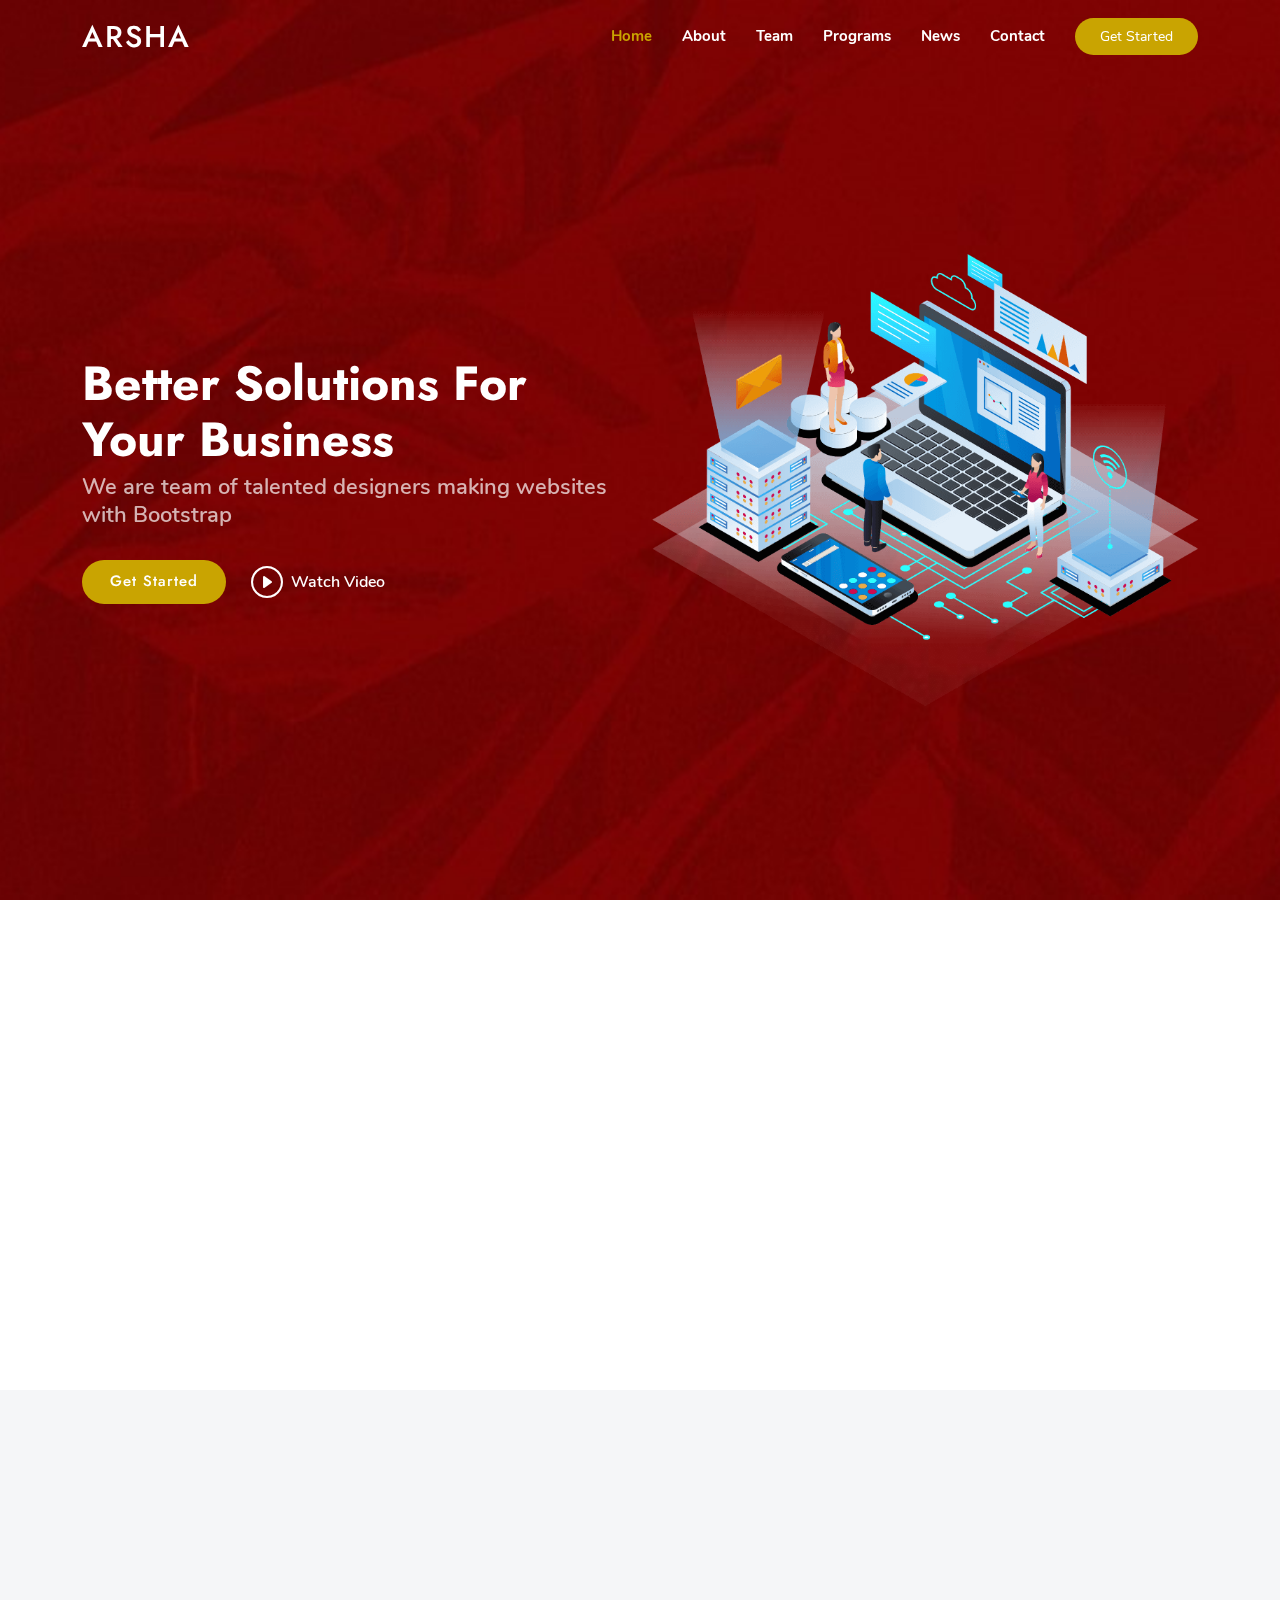
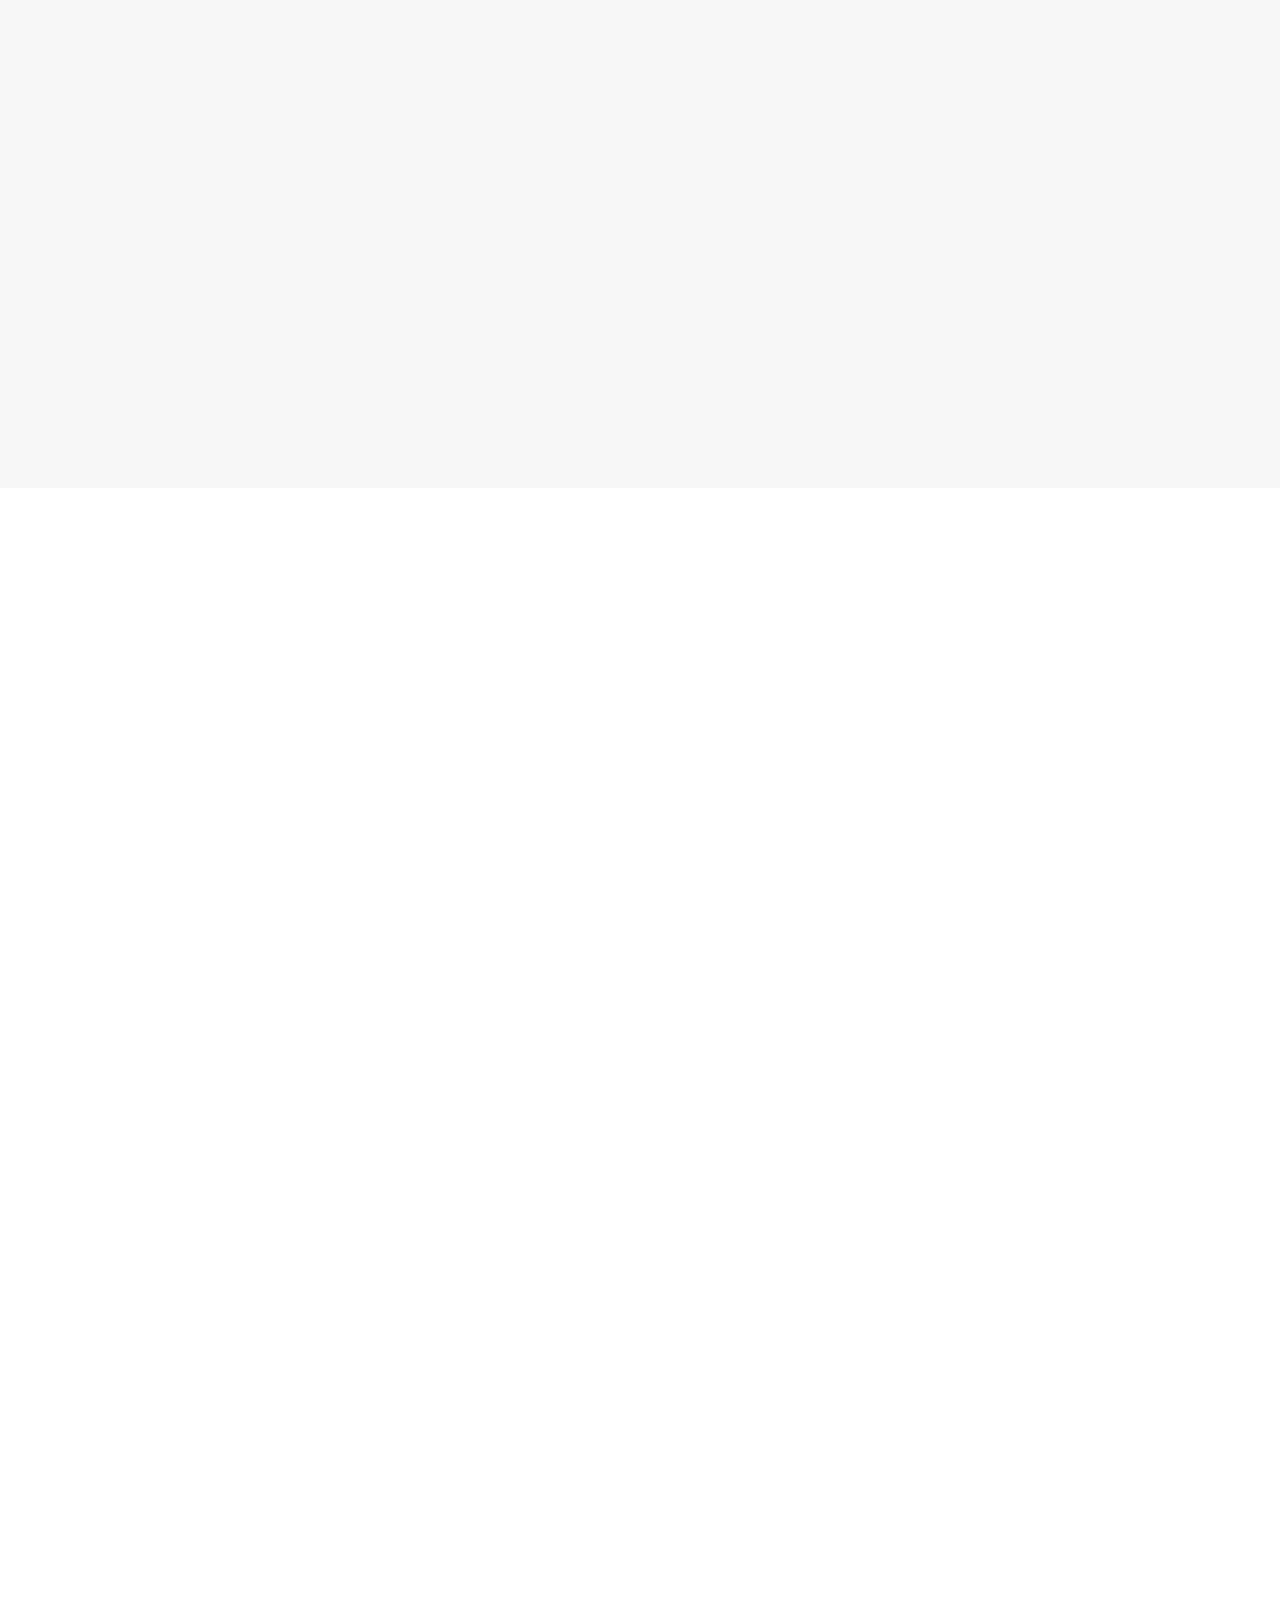
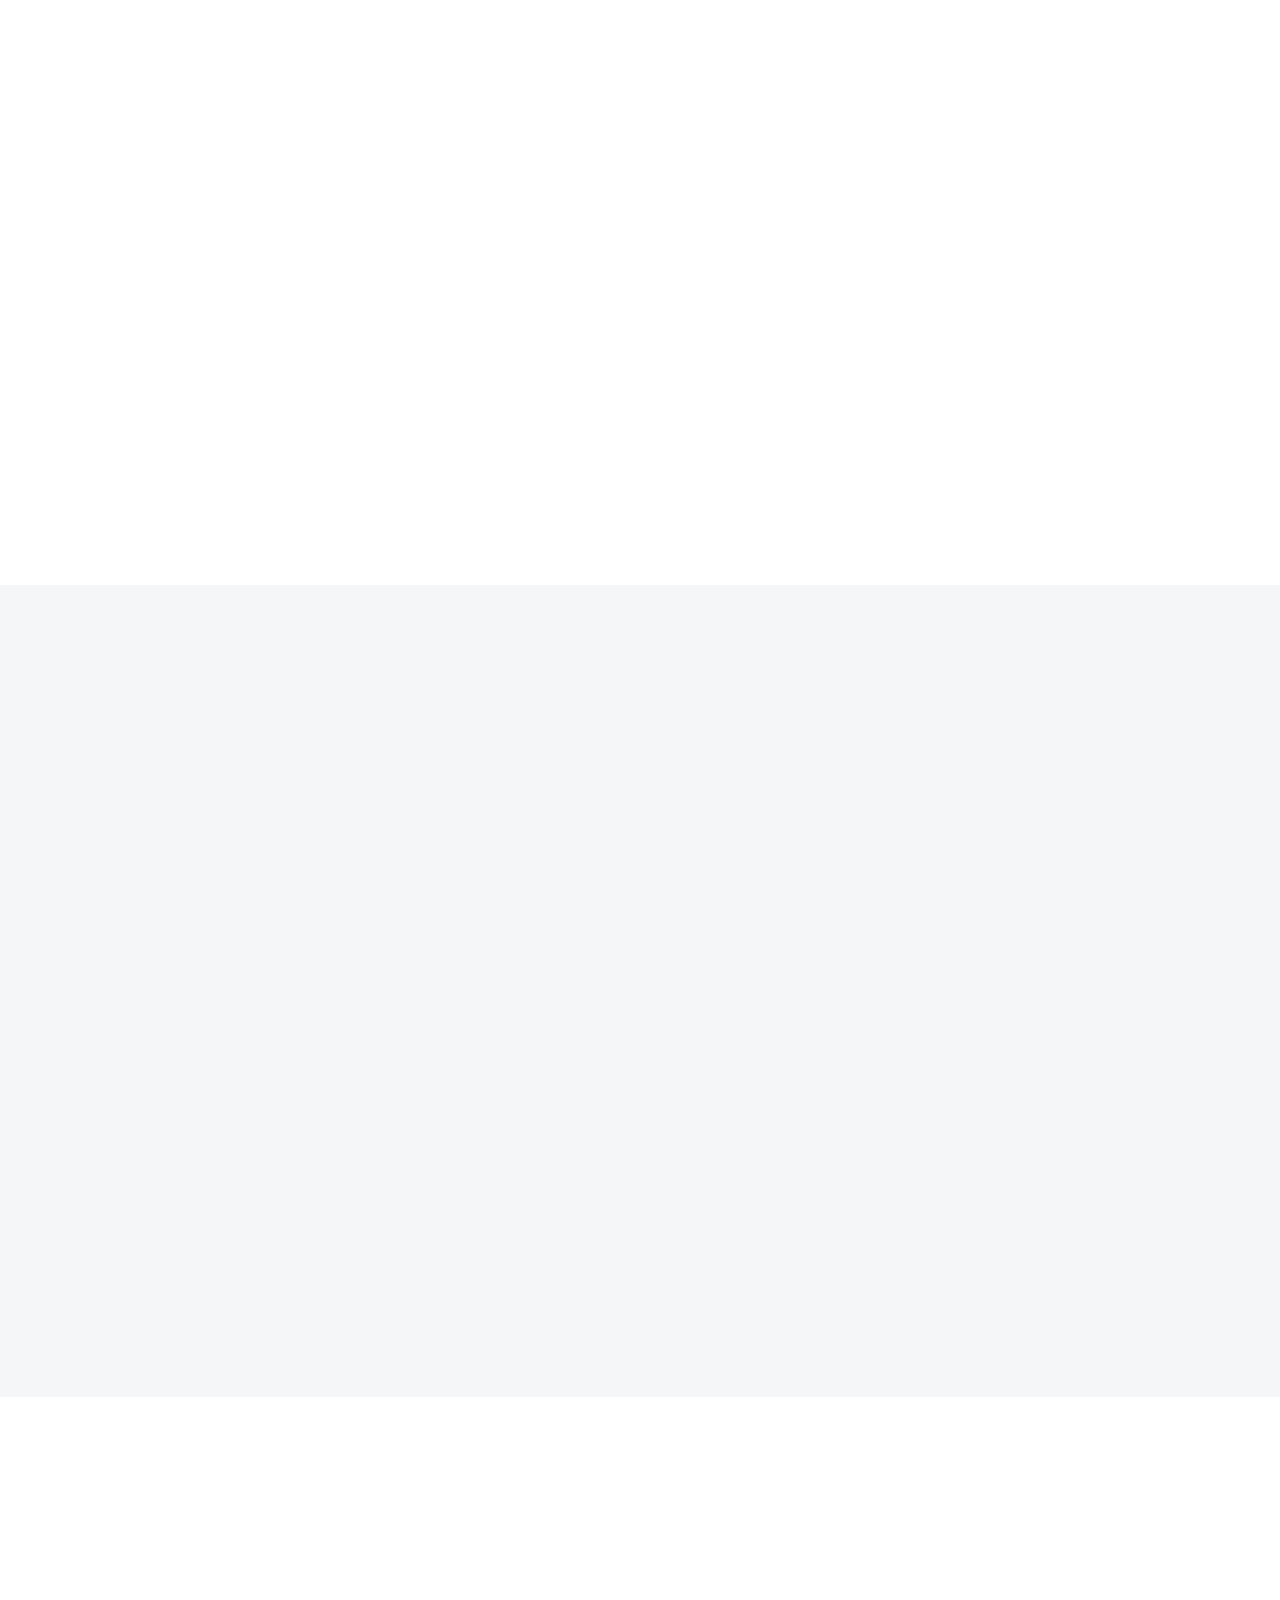
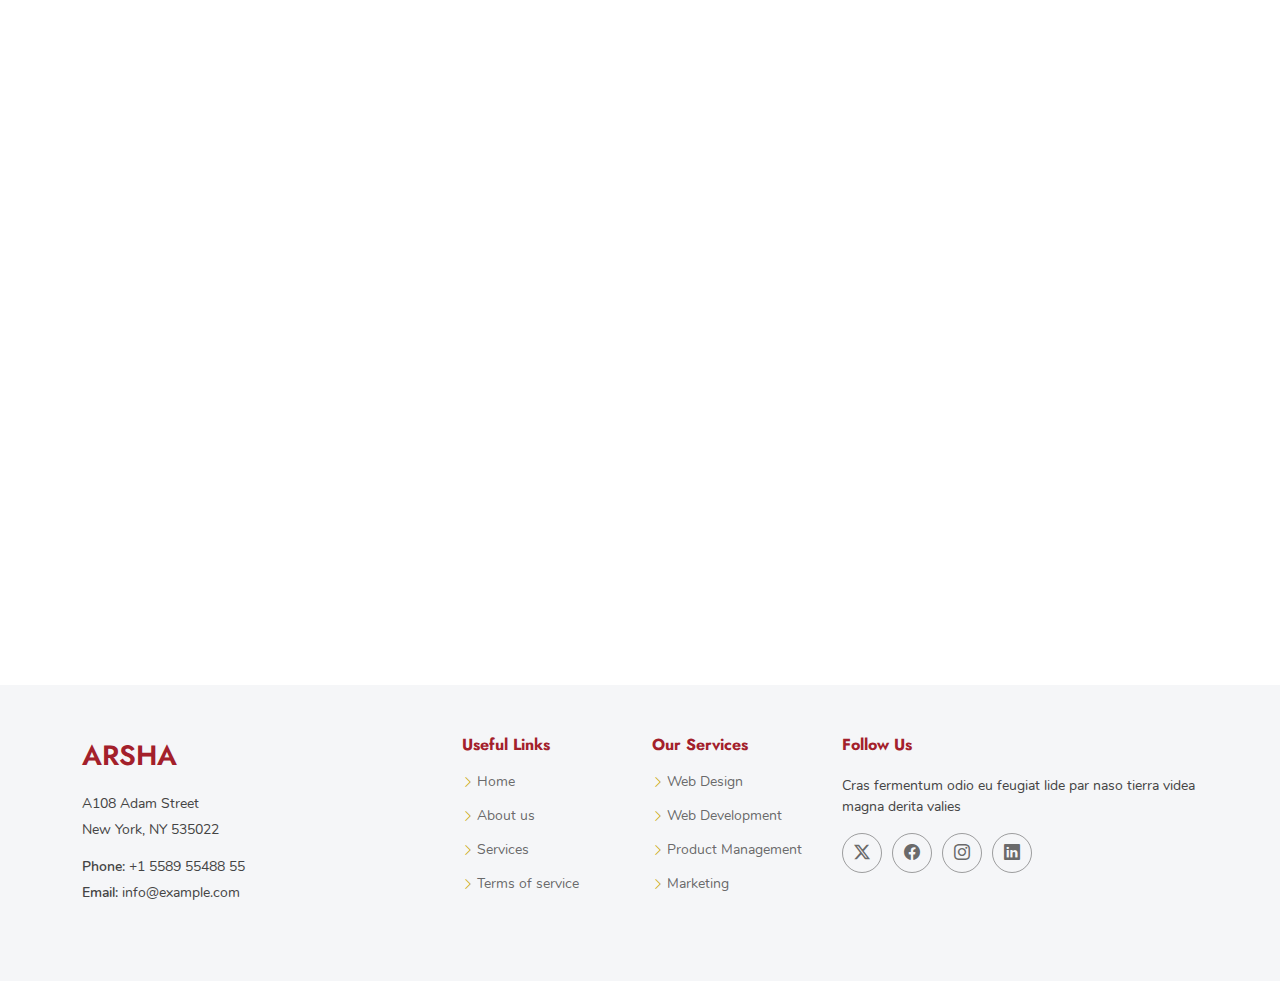
<file: index.html>
<!DOCTYPE html>
<html lang="en">

<head>
  <meta charset="utf-8">
  <meta content="width=device-width, initial-scale=1.0" name="viewport">
  <title>Index - Arsha Bootstrap Template</title>
  <meta name="description" content="">
  <meta name="keywords" content="">

  <!-- Favicons -->
  <link href="assets/img/favicon.png" rel="icon">
  <link href="assets/img/apple-touch-icon.png" rel="apple-touch-icon">

  <!-- Fonts -->
  <link href="https://fonts.googleapis.com" rel="preconnect">
  <link href="https://fonts.gstatic.com" rel="preconnect" crossorigin>
  <link href="https://fonts.googleapis.com/css2?family=Open+Sans:ital,wght@0,300;0,400;0,500;0,600;0,700;0,800;1,300;1,400;1,500;1,600;1,700;1,800&family=Poppins:ital,wght@0,100;0,200;0,300;0,400;0,500;0,600;0,700;0,800;0,900;1,100;1,200;1,300;1,400;1,500;1,600;1,700;1,800;1,900&family=Jost:ital,wght@0,100;0,200;0,300;0,400;0,500;0,600;0,700;0,800;0,900;1,100;1,200;1,300;1,400;1,500;1,600;1,700;1,800;1,900&display=swap" rel="stylesheet">

  <!-- Vendor CSS Files -->
  <link href="assets/vendor/bootstrap/css/bootstrap.min.css" rel="stylesheet">
  <link href="assets/vendor/bootstrap-icons/bootstrap-icons.css" rel="stylesheet">
  <link href="assets/vendor/aos/aos.css" rel="stylesheet">
  <link href="assets/vendor/glightbox/css/glightbox.min.css" rel="stylesheet">
  <link href="assets/vendor/swiper/swiper-bundle.min.css" rel="stylesheet">

  <!-- Main CSS File -->
  <link href="assets/css/main.css" rel="stylesheet">
  <link href="assets/css/programs.css" rel="stylesheet">

  <!-- =======================================================
  * Template Name: Arsha
  * Template URL: https://bootstrapmade.com/arsha-free-bootstrap-html-template-corporate/
  * Updated: Feb 22 2025 with Bootstrap v5.3.3
  * Author: BootstrapMade.com
  * License: https://bootstrapmade.com/license/
  ======================================================== -->
</head>

<body class="index-page">

  <header id="header" class="header d-flex align-items-center fixed-top">
    <div class="container-fluid container-xl position-relative d-flex align-items-center">

      <a href="index.html" class="logo d-flex align-items-center me-auto">
        <!-- Uncomment the line below if you also wish to use an image logo -->
        <!-- <img src="assets/img/logo.webp" alt=""> -->
        <h1 class="sitename">Arsha</h1>
      </a>

      <nav id="navmenu" class="navmenu">
        <ul>
          <li><a href="#hero" class="active">Home</a></li>
          <li><a href="#about">About</a></li>
          <li><a href="index.html#team">Team</a></li>
          <li><a href="#programs">Programs</a></li>
          <li><a href="#news">News</a></li>
          <!-- <li><a href="blog.html">Blog</a></li>
          <li class="dropdown"><a href="#"><span>Dropdown</span> <i class="bi bi-chevron-down toggle-dropdown"></i></a>
            <ul>
              <li><a href="#">Dropdown 1</a></li>
              <li class="dropdown"><a href="#"><span>Deep Dropdown</span> <i class="bi bi-chevron-down toggle-dropdown"></i></a>
                <ul>
                  <li><a href="#">Deep Dropdown 1</a></li>
                  <li><a href="#">Deep Dropdown 2</a></li>
                  <li><a href="#">Deep Dropdown 3</a></li>
                  <li><a href="#">Deep Dropdown 4</a></li>
                  <li><a href="#">Deep Dropdown 5</a></li>
                </ul>
              </li>
              <li><a href="#">Dropdown 2</a></li>
              <li><a href="#">Dropdown 3</a></li>
              <li><a href="#">Dropdown 4</a></li>
            </ul>
          </li> -->
          <li><a href="#contact">Contact</a></li>
        </ul>
        <i class="mobile-nav-toggle d-xl-none bi bi-list"></i>
      </nav>

      <a class="btn-getstarted" href="#about">Get Started</a>

    </div>
  </header>

  <main class="main">

    <!-- Hero Section -->
    <section id="hero" class="hero section dark-background">

      <div class="container">
        <div class="row gy-4">
          <div class="col-lg-6 order-2 order-lg-1 d-flex flex-column justify-content-center" data-aos="zoom-out">
            <h1>Better Solutions For Your Business</h1>
            <p>We are team of talented designers making websites with Bootstrap</p>
            <div class="d-flex">
              <a href="#about" class="btn-get-started">Get Started</a>
              <a href="https://www.youtube.com/watch?v=Y7f98aduVJ8" class="glightbox btn-watch-video d-flex align-items-center"><i class="bi bi-play-circle"></i><span>Watch Video</span></a>
            </div>
          </div>
          <div class="col-lg-6 order-1 order-lg-2 hero-img" data-aos="zoom-out" data-aos-delay="200">
            <img src="assets/img/hero-img.png" class="img-fluid animated" alt="">
          </div>
        </div>
      </div>

    </section><!-- /Hero Section -->

    <!-- About Section -->
    <section id="about" class="about section">

      <!-- Section Title -->
      <div class="container section-title" data-aos="fade-up">
        <h2>About Us</h2>
      </div><!-- End Section Title -->

      <div class="container">

        <div class="row gy-4">

          <div class="col-lg-6 content" data-aos="fade-up" data-aos-delay="100">
            <div class="container" data-aos="fade-up">
              <h2>Mission</h2>
            </div>
            <p>
              Lorem ipsum dolor sit amet, consectetur adipiscing elit, sed do eiusmod tempor incididunt ut labore et dolore
              magna aliqua.
            </p>
            <ul>
              <li><i class="bi bi-check2-circle"></i> <span>Ullamco laboris nisi ut aliquip ex ea commodo consequat.</span></li>
              <li><i class="bi bi-check2-circle"></i> <span>Duis aute irure dolor in reprehenderit in voluptate velit.</span></li>
              <li><i class="bi bi-check2-circle"></i> <span>Ullamco laboris nisi ut aliquip ex ea commodo</span></li>
            </ul>
          </div>

          <div class="col-lg-6" data-aos="fade-up" data-aos-delay="200">
            <div class="container" data-aos="fade-up">
              <h2>Vision</h2>
            </div>
            <p>Ullamco laboris nisi ut aliquip ex ea commodo consequat. Duis aute irure dolor in reprehenderit in voluptate velit esse cillum dolore eu fugiat nulla pariatur. Excepteur sint occaecat cupidatat non proident, sunt in culpa qui officia deserunt mollit anim id est laborum. </p>
            <a href="#" class="read-more"><span>Read More</span><i class="bi bi-arrow-right"></i></a>
          </div>

        </div>

      </div>

    </section><!-- /About Section -->

    <!-- Team Section -->
    <section id="team" class="team section light-background">

      <!-- Section Title -->
      <div class="container section-title" data-aos="fade-up">
        <h2>Team</h2>
        <p>Necessitatibus eius consequatur ex aliquid fuga eum quidem sint consectetur velit. Sed ut perspiciatis unde omnis iste natus error sit voluptatem accusantium doloremque laudantium totam rem aperiam</p>
      </div><!-- End Section Title -->

      <div class="container" data-aos="fade-up" data-aos-delay="100">

        <div class="row gy-5">

          <div class="col-lg-3 col-md-6" data-aos="fade-up" data-aos-delay="200">
            <div class="team-member">
              <div class="member-img">
                <img src="assets/img/person/person-f-8.webp" class="img-fluid" alt="Sarah Johnson" loading="lazy">
              </div>
              <div class="member-info">
                <h4>Sarah Johnson</h4>
                <span>Chief Executive Officer</span>
              </div>
            </div>
          </div><!-- End Team Member -->

          <div class="col-lg-3 col-md-6" data-aos="fade-up" data-aos-delay="250">
            <div class="team-member">
              <div class="member-img">
                <img src="assets/img/person/person-m-12.webp" class="img-fluid" alt="Michael Chen" loading="lazy">
              </div>
              <div class="member-info">
                <h4>Michael Chen</h4>
                <span>Chief Technology Officer</span>
              </div>
            </div>
          </div><!-- End Team Member -->

          <div class="col-lg-3 col-md-6" data-aos="fade-up" data-aos-delay="300">
            <div class="team-member">
              <div class="member-img">
                <img src="assets/img/person/person-f-3.webp" class="img-fluid" alt="Emily Rodriguez" loading="lazy">
              </div>
              <div class="member-info">
                <h4>Emily Rodriguez</h4>
                <span>Creative Director</span>
              </div>
            </div>
          </div><!-- End Team Member -->

          <div class="col-lg-3 col-md-6" data-aos="fade-up" data-aos-delay="350">
            <div class="team-member">
              <div class="member-img">
                <img src="assets/img/person/person-m-7.webp" class="img-fluid" alt="David Thompson" loading="lazy">
              </div>
              <div class="member-info">
                <h4>David Thompson</h4>
                <span>Head of Operations</span>
              </div>
            </div>
          </div><!-- End Team Member -->

        </div>

      </div>

    </section><!-- /Team Section -->

    <!-- Programs Section -->
    <section id="programs" class="programs section">

      <!-- Section Title -->
      <div class="container section-title" data-aos="fade-up">
        <h2>Programs</h2>
        <p>Necessitatibus eius consequatur ex aliquid fuga eum quidem sint consectetur velit</p>
      </div><!-- End Section Title -->

      <div class="container" data-aos="fade-up" data-aos-delay="100">

        <div class="row gy-4">

          <div class="col-lg-4 col-md-6" data-aos="fade-up" data-aos-delay="200">
            <div class="course-card">
              <div class="course-image">
                <img src="assets/img/education/students-9.webp" alt="Course" class="img-fluid">
                <div class="badge featured">Featured</div>
                <div class="price-badge">$149</div>
              </div>
              <div class="course-content">
                <div class="course-meta">
                  <span class="level">Beginner</span>
                  <span class="duration">8 Weeks</span>
                </div>
                <h3><a href="#">Digital Marketing Fundamentals</a></h3>
                <p>Lorem ipsum dolor sit amet consectetur adipiscing elit sed do eiusmod tempor incididunt ut labore et dolore magna aliqua enim ad minim veniam.</p>
                <div class="instructor">
                  <img src="assets/img/person/person-f-3.webp" alt="Instructor" class="instructor-img">
                  <div class="instructor-info">
                    <h6>Sarah Johnson</h6>
                    <span>Marketing Expert</span>
                  </div>
                </div>
                <div class="course-stats">
                  <div class="rating">
                    <i class="bi bi-star-fill"></i>
                    <i class="bi bi-star-fill"></i>
                    <i class="bi bi-star-fill"></i>
                    <i class="bi bi-star-fill"></i>
                    <i class="bi bi-star-half"></i>
                    <span>(4.5)</span>
                  </div>
                  <div class="students">
                    <i class="bi bi-people-fill"></i>
                    <span>342 students</span>
                  </div>
                </div>
                <a href="enroll.html" class="btn-course">Enroll Now</a>
              </div>
            </div>
          </div><!-- End Course Item -->

          <div class="col-lg-4 col-md-6" data-aos="fade-up" data-aos-delay="300">
            <div class="course-card">
              <div class="course-image">
                <img src="assets/img/education/campus-4.webp" alt="Course" class="img-fluid">
                <div class="badge new">New</div>
                <div class="price-badge">$89</div>
              </div>
              <div class="course-content">
                <div class="course-meta">
                  <span class="level">Intermediate</span>
                  <span class="duration">6 Weeks</span>
                </div>
                <h3><a href="#">Web Development with JavaScript</a></h3>
                <p>Ut enim ad minim veniam quis nostrud exercitation ullamco laboris nisi ut aliquip ex ea commodo consequat duis aute irure dolor in reprehenderit.</p>
                <div class="instructor">
                  <img src="assets/img/person/person-m-5.webp" alt="Instructor" class="instructor-img">
                  <div class="instructor-info">
                    <h6>Michael Chen</h6>
                    <span>Full Stack Developer</span>
                  </div>
                </div>
                <div class="course-stats">
                  <div class="rating">
                    <i class="bi bi-star-fill"></i>
                    <i class="bi bi-star-fill"></i>
                    <i class="bi bi-star-fill"></i>
                    <i class="bi bi-star-fill"></i>
                    <i class="bi bi-star-fill"></i>
                    <span>(5.0)</span>
                  </div>
                  <div class="students">
                    <i class="bi bi-people-fill"></i>
                    <span>156 students</span>
                  </div>
                </div>
                <a href="enroll.html" class="btn-course">Enroll Now</a>
              </div>
            </div>
          </div><!-- End Course Item -->

          <div class="col-lg-4 col-md-6" data-aos="fade-up" data-aos-delay="400">
            <div class="course-card">
              <div class="course-image">
                <img src="assets/img/education/students-7.webp" alt="Course" class="img-fluid">
                <div class="badge certificate">Certificate</div>
                <div class="price-badge">Free</div>
              </div>
              <div class="course-content">
                <div class="course-meta">
                  <span class="level">Beginner</span>
                  <span class="duration">4 Weeks</span>
                </div>
                <h3><a href="#">Introduction to Data Science</a></h3>
                <p>Excepteur sint occaecat cupidatat non proident sunt in culpa qui officia deserunt mollit anim id est laborum sed ut perspiciatis unde omnis.</p>
                <div class="instructor">
                  <img src="assets/img/person/person-f-7.webp" alt="Instructor" class="instructor-img">
                  <div class="instructor-info">
                    <h6>Dr. Emily Watson</h6>
                    <span>Data Scientist</span>
                  </div>
                </div>
                <div class="course-stats">
                  <div class="rating">
                    <i class="bi bi-star-fill"></i>
                    <i class="bi bi-star-fill"></i>
                    <i class="bi bi-star-fill"></i>
                    <i class="bi bi-star-fill"></i>
                    <i class="bi bi-star"></i>
                    <span>(4.2)</span>
                  </div>
                  <div class="students">
                    <i class="bi bi-people-fill"></i>
                    <span>789 students</span>
                  </div>
                </div>
                <a href="enroll.html" class="btn-course">Enroll Now</a>
              </div>
            </div>
          </div><!-- End Course Item -->

          <div class="col-lg-4 col-md-6" data-aos="fade-up" data-aos-delay="200">
            <div class="course-card">
              <div class="course-image">
                <img src="assets/img/education/education-5.webp" alt="Course" class="img-fluid">
                <div class="badge popular">Popular</div>
                <div class="price-badge">$199</div>
              </div>
              <div class="course-content">
                <div class="course-meta">
                  <span class="level">Advanced</span>
                  <span class="duration">12 Weeks</span>
                </div>
                <h3><a href="#">Business Strategy &amp; Leadership</a></h3>
                <p>Sed ut perspiciatis unde omnis iste natus error sit voluptatem accusantium doloremque laudantium totam rem aperiam eaque ipsa quae ab illo.</p>
                <div class="instructor">
                  <img src="assets/img/person/person-m-8.webp" alt="Instructor" class="instructor-img">
                  <div class="instructor-info">
                    <h6>Robert Anderson</h6>
                    <span>Business Consultant</span>
                  </div>
                </div>
                <div class="course-stats">
                  <div class="rating">
                    <i class="bi bi-star-fill"></i>
                    <i class="bi bi-star-fill"></i>
                    <i class="bi bi-star-fill"></i>
                    <i class="bi bi-star-fill"></i>
                    <i class="bi bi-star-half"></i>
                    <span>(4.7)</span>
                  </div>
                  <div class="students">
                    <i class="bi bi-people-fill"></i>
                    <span>234 students</span>
                  </div>
                </div>
                <a href="enroll.html" class="btn-course">Enroll Now</a>
              </div>
            </div>
          </div><!-- End Course Item -->

          <div class="col-lg-4 col-md-6" data-aos="fade-up" data-aos-delay="300">
            <div class="course-card">
              <div class="course-image">
                <img src="assets/img/education/activities-3.webp" alt="Course" class="img-fluid">
                <div class="badge certificate">Certificate</div>
                <div class="price-badge">$129</div>
              </div>
              <div class="course-content">
                <div class="course-meta">
                  <span class="level">Intermediate</span>
                  <span class="duration">10 Weeks</span>
                </div>
                <h3><a href="#">Graphic Design Masterclass</a></h3>
                <p>Nemo enim ipsam voluptatem quia voluptas sit aspernatur aut odit aut fugit sed quia consequuntur magni dolores eos qui ratione voluptatem.</p>
                <div class="instructor">
                  <img src="assets/img/person/person-f-12.webp" alt="Instructor" class="instructor-img">
                  <div class="instructor-info">
                    <h6>Lisa Martinez</h6>
                    <span>Creative Director</span>
                  </div>
                </div>
                <div class="course-stats">
                  <div class="rating">
                    <i class="bi bi-star-fill"></i>
                    <i class="bi bi-star-fill"></i>
                    <i class="bi bi-star-fill"></i>
                    <i class="bi bi-star-fill"></i>
                    <i class="bi bi-star"></i>
                    <span>(4.3)</span>
                  </div>
                  <div class="students">
                    <i class="bi bi-people-fill"></i>
                    <span>467 students</span>
                  </div>
                </div>
                <a href="enroll.html" class="btn-course">Enroll Now</a>
              </div>
            </div>
          </div><!-- End Course Item -->

          <div class="col-lg-4 col-md-6" data-aos="fade-up" data-aos-delay="400">
            <div class="course-card">
              <div class="course-image">
                <img src="assets/img/education/teacher-6.webp" alt="Course" class="img-fluid">
                <div class="badge new">New</div>
                <div class="price-badge">$99</div>
              </div>
              <div class="course-content">
                <div class="course-meta">
                  <span class="level">Beginner</span>
                  <span class="duration">5 Weeks</span>
                </div>
                <h3><a href="#">Photography for Beginners</a></h3>
                <p>At vero eos et accusamus et iusto odio dignissimos ducimus qui blanditiis praesentium voluptatum deleniti atque corrupti quos dolores et quas.</p>
                <div class="instructor">
                  <img src="assets/img/person/person-m-11.webp" alt="Instructor" class="instructor-img">
                  <div class="instructor-info">
                    <h6>James Wilson</h6>
                    <span>Professional Photographer</span>
                  </div>
                </div>
                <div class="course-stats">
                  <div class="rating">
                    <i class="bi bi-star-fill"></i>
                    <i class="bi bi-star-fill"></i>
                    <i class="bi bi-star-fill"></i>
                    <i class="bi bi-star-fill"></i>
                    <i class="bi bi-star-half"></i>
                    <span>(4.6)</span>
                  </div>
                  <div class="students">
                    <i class="bi bi-people-fill"></i>
                    <span>298 students</span>
                  </div>
                </div>
                <a href="enroll.html" class="btn-course">Enroll Now</a>
              </div>
            </div>
          </div><!-- End Course Item -->

        </div>

        <div class="more-programs text-center" data-aos="fade-up" data-aos-delay="500">
          <a href="programs.html" class="btn-more">View All Programs</a>
        </div>

      </div>

    </section><!-- /Programs Section -->

    <!-- News Section -->
    <section id="news" class="news section light-background">

      <!-- Section Title -->
      <div class="container section-title" data-aos="fade-up">
        <h2>News & Events</h2>
        <p>Necessitatibus eius consequatur ex aliquid fuga eum quidem sint consectetur velit</p>
      </div><!-- End Section Title -->

      <div class="container">

        <div class="row gy-5">

          <div class="col-xl-4 col-md-6">
            <div class="post-item position-relative h-100" data-aos="fade-up" data-aos-delay="100">

              <div class="post-img position-relative overflow-hidden">
                <img src="assets/img/blog/blog-post-1.webp" class="img-fluid" alt="">
                <span class="post-date">December 12</span>
              </div>

              <div class="post-content d-flex flex-column">

                <h3 class="post-title">Eum ad dolor et. Autem aut fugiat debitis</h3>

                <div class="meta d-flex align-items-center">
                  <p>Necessitatibus eius consequatur ex aliquid fuga eum quidem sint consectetur velit. Sed ut perspiciatis unde omnis iste natus error sit voluptatem accusantium doloremque laudantium totam rem aperiam</p>
                </div>

                <hr>

                <a href="blog-details.html" class="readmore stretched-link"><span>Read More</span><i class="bi bi-arrow-right"></i></a>

              </div>

            </div>
          </div><!-- End post item -->

          <div class="col-xl-4 col-md-6">
            <div class="post-item position-relative h-100" data-aos="fade-up" data-aos-delay="200">

              <div class="post-img position-relative overflow-hidden">
                <img src="assets/img/blog/blog-post-2.webp" class="img-fluid" alt="">
                <span class="post-date">July 17</span>
              </div>

              <div class="post-content d-flex flex-column">

                <h3 class="post-title">Et repellendus molestiae qui est sed omnis</h3>

                <div class="meta d-flex align-items-center">
                  <p>Necessitatibus eius consequatur ex aliquid fuga eum quidem sint consectetur velit. Sed ut perspiciatis unde omnis iste natus error sit voluptatem accusantium doloremque laudantium totam rem aperiam</p>
                </div>

                <hr>

                <a href="blog-details.html" class="readmore stretched-link"><span>Read More</span><i class="bi bi-arrow-right"></i></a>

              </div>

            </div>
          </div><!-- End post item -->

          <div class="col-xl-4 col-md-6" data-aos="fade-up" data-aos-delay="300">
            <div class="post-item position-relative h-100">

              <div class="post-img position-relative overflow-hidden">
                <img src="assets/img/blog/blog-post-3.webp" class="img-fluid" alt="">
                <span class="post-date">September 05</span>
              </div>

              <div class="post-content d-flex flex-column">

                <h3 class="post-title">Quia assumenda est et veritati tirana ploder</h3>

                <div class="meta d-flex align-items-center">
                  <p>Necessitatibus eius consequatur ex aliquid fuga eum quidem sint consectetur velit. Sed ut perspiciatis unde omnis iste natus error sit voluptatem accusantium doloremque laudantium totam rem aperiam</p>
                </div>

                <hr>

                <a href="blog-details.html" class="readmore stretched-link"><span>Read More</span><i class="bi bi-arrow-right"></i></a>

              </div>

            </div>
          </div><!-- End post item -->

        </div>

      </div>

    </section><!-- /News Section -->

    <!-- Contact Section -->
    <section id="contact" class="contact section">

      <!-- Section Title -->
      <div class="container section-title" data-aos="fade-up">
        <h2>Contact</h2>
        <p>Necessitatibus eius consequatur ex aliquid fuga eum quidem sint consectetur velit</p>
      </div><!-- End Section Title -->

      <div class="container" data-aos="fade-up" data-aos-delay="100">

        <div class="row gy-4">

          <div class="col-lg-5">

            <div class="info-wrap">
              <div class="info-item d-flex" data-aos="fade-up" data-aos-delay="200">
                <i class="bi bi-geo-alt flex-shrink-0"></i>
                <div>
                  <h3>Address</h3>
                  <p>A108 Adam Street, New York, NY 535022</p>
                </div>
              </div><!-- End Info Item -->

              <div class="info-item d-flex" data-aos="fade-up" data-aos-delay="300">
                <i class="bi bi-telephone flex-shrink-0"></i>
                <div>
                  <h3>Call Us</h3>
                  <p>+1 5589 55488 55</p>
                </div>
              </div><!-- End Info Item -->

              <div class="info-item d-flex" data-aos="fade-up" data-aos-delay="400">
                <i class="bi bi-envelope flex-shrink-0"></i>
                <div>
                  <h3>Email Us</h3>
                  <p>info@example.com</p>
                </div>
              </div><!-- End Info Item -->

              <iframe src="https://www.google.com/maps/embed?pb=!1m14!1m8!1m3!1d48389.78314118045!2d-74.006138!3d40.710059!3m2!1i1024!2i768!4f13.1!3m3!1m2!1s0x89c25a22a3bda30d%3A0xb89d1fe6bc499443!2sDowntown%20Conference%20Center!5e0!3m2!1sen!2sus!4v1676961268712!5m2!1sen!2sus" frameborder="0" style="border:0; width: 100%; height: 270px;" allowfullscreen="" loading="lazy" referrerpolicy="no-referrer-when-downgrade"></iframe>
            </div>
          </div>

          <div class="col-lg-7">
            <form action="forms/contact.php" method="post" class="php-email-form" data-aos="fade-up" data-aos-delay="200">
              <div class="row gy-4">

                <div class="col-md-6">
                  <label for="name-field" class="pb-2">Your Name</label>
                  <input type="text" name="name" id="name-field" class="form-control" required="">
                </div>

                <div class="col-md-6">
                  <label for="email-field" class="pb-2">Your Email</label>
                  <input type="email" class="form-control" name="email" id="email-field" required="">
                </div>

                <div class="col-md-12">
                  <label for="subject-field" class="pb-2">Subject</label>
                  <input type="text" class="form-control" name="subject" id="subject-field" required="">
                </div>

                <div class="col-md-12">
                  <label for="message-field" class="pb-2">Message</label>
                  <textarea class="form-control" name="message" rows="10" id="message-field" required=""></textarea>
                </div>

                <div class="col-md-12 text-center">
                  <div class="loading">Loading</div>
                  <div class="error-message"></div>
                  <div class="sent-message">Your message has been sent. Thank you!</div>

                  <button type="submit">Send Message</button>
                </div>

              </div>
            </form>
          </div><!-- End Contact Form -->

        </div>

      </div>

    </section><!-- /Contact Section -->

  </main>

  <footer id="footer" class="footer light-background">
    <div class="container footer-top">
      <div class="row gy-4">
        <div class="col-lg-4 col-md-6 footer-about">
          <a href="index.html" class="d-flex align-items-center">
            <span class="sitename">Arsha</span>
          </a>
          <div class="footer-contact pt-3">
            <p>A108 Adam Street</p>
            <p>New York, NY 535022</p>
            <p class="mt-3"><strong>Phone:</strong> <span>+1 5589 55488 55</span></p>
            <p><strong>Email:</strong> <span>info@example.com</span></p>
          </div>
        </div>

        <div class="col-lg-2 col-md-3 footer-links">
          <h4>Useful Links</h4>
          <ul>
            <li><i class="bi bi-chevron-right"></i> <a href="#">Home</a></li>
            <li><i class="bi bi-chevron-right"></i> <a href="#">About us</a></li>
            <li><i class="bi bi-chevron-right"></i> <a href="#">Services</a></li>
            <li><i class="bi bi-chevron-right"></i> <a href="#">Terms of service</a></li>
          </ul>
        </div>

        <div class="col-lg-2 col-md-3 footer-links">
          <h4>Our Services</h4>
          <ul>
            <li><i class="bi bi-chevron-right"></i> <a href="#">Web Design</a></li>
            <li><i class="bi bi-chevron-right"></i> <a href="#">Web Development</a></li>
            <li><i class="bi bi-chevron-right"></i> <a href="#">Product Management</a></li>
            <li><i class="bi bi-chevron-right"></i> <a href="#">Marketing</a></li>
          </ul>
        </div>

        <div class="col-lg-4 col-md-12">
          <h4>Follow Us</h4>
          <p>Cras fermentum odio eu feugiat lide par naso tierra videa magna derita valies</p>
          <div class="social-links d-flex">
            <a href=""><i class="bi bi-twitter-x"></i></a>
            <a href=""><i class="bi bi-facebook"></i></a>
            <a href=""><i class="bi bi-instagram"></i></a>
            <a href=""><i class="bi bi-linkedin"></i></a>
          </div>
        </div>

      </div>
    </div>

  </footer>

  <!-- Scroll Top -->
  <a href="#" id="scroll-top" class="scroll-top d-flex align-items-center justify-content-center"><i class="bi bi-arrow-up-short"></i></a>

  <!-- Preloader -->
  <div id="preloader"></div>

  <!-- Vendor JS Files -->
  <script src="assets/vendor/bootstrap/js/bootstrap.bundle.min.js"></script>
  <script src="assets/vendor/php-email-form/validate.js"></script>
  <script src="assets/vendor/aos/aos.js"></script>
  <script src="assets/vendor/glightbox/js/glightbox.min.js"></script>
  <script src="assets/vendor/swiper/swiper-bundle.min.js"></script>
  <script src="assets/vendor/waypoints/noframework.waypoints.js"></script>
  <script src="assets/vendor/imagesloaded/imagesloaded.pkgd.min.js"></script>
  <script src="assets/vendor/isotope-layout/isotope.pkgd.min.js"></script>

  <!-- Main JS File -->
  <script src="assets/js/main.js"></script>

</body>

</html>
</file>
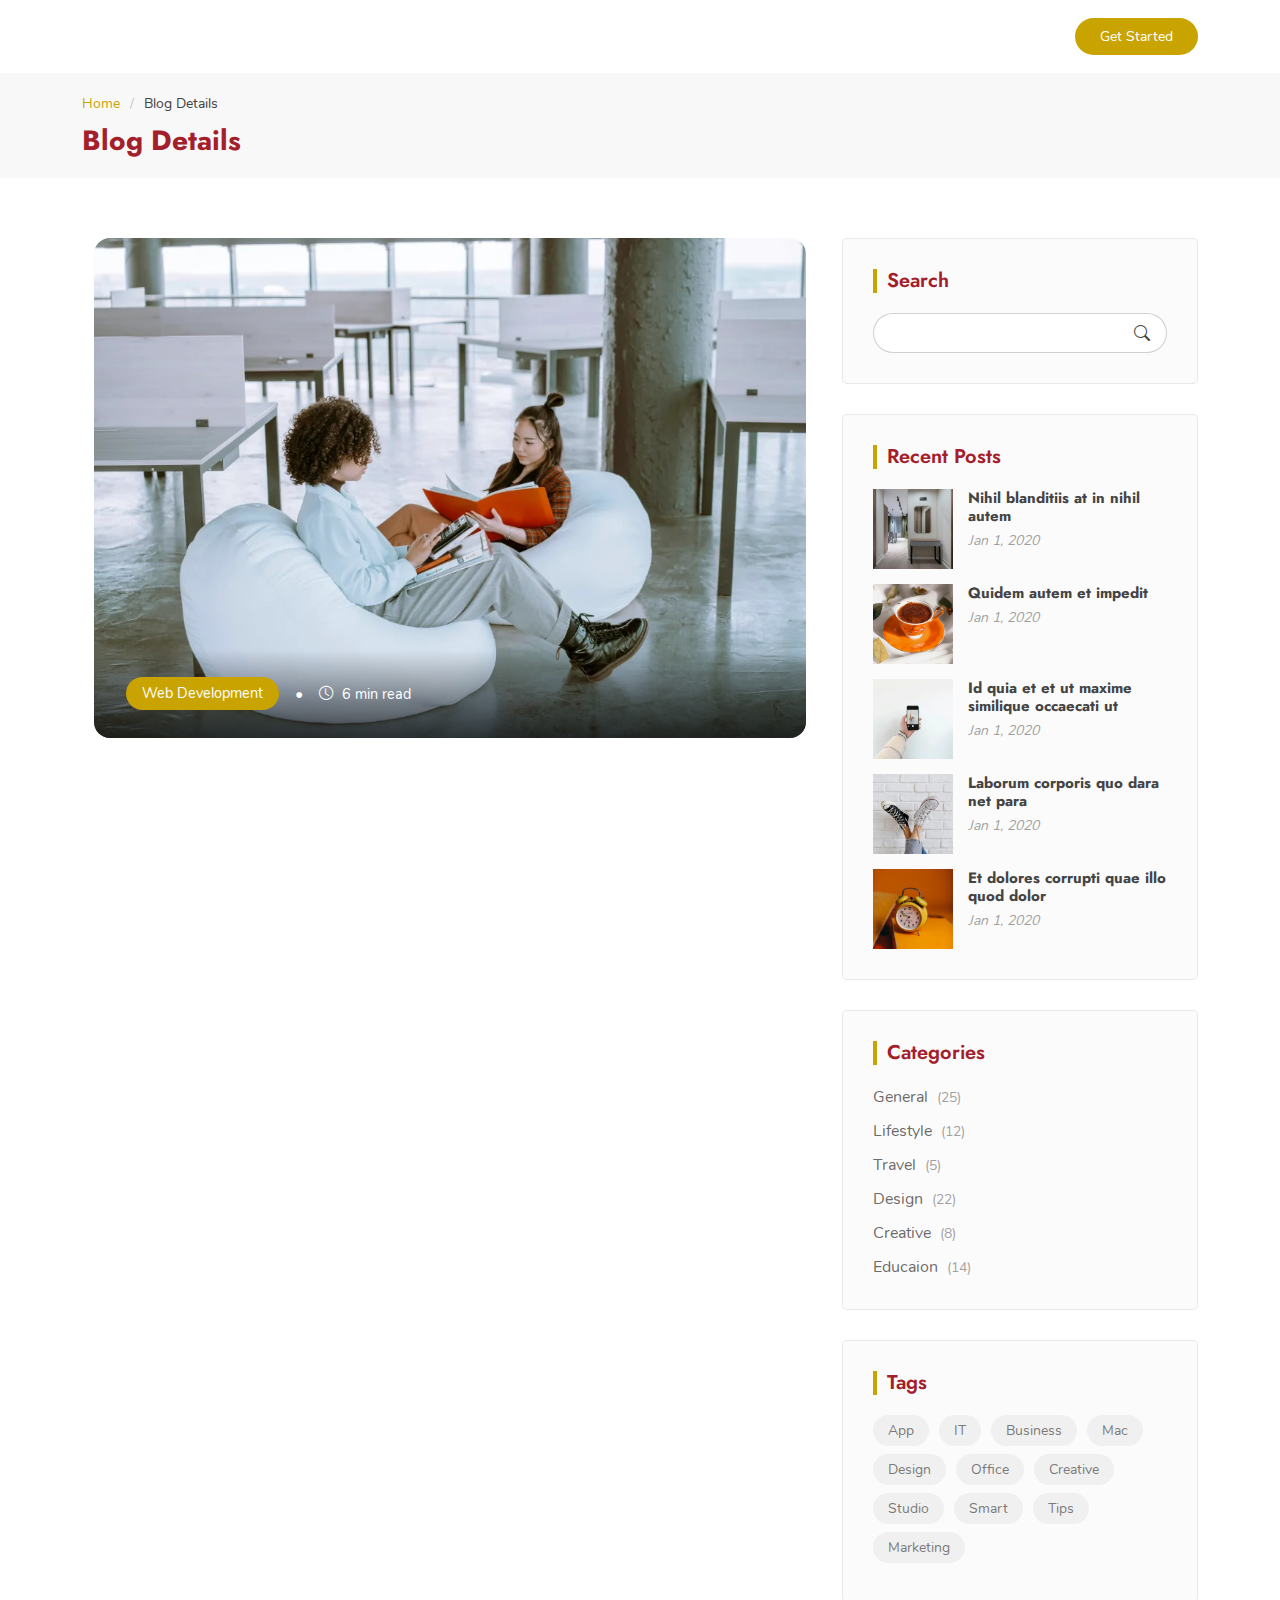
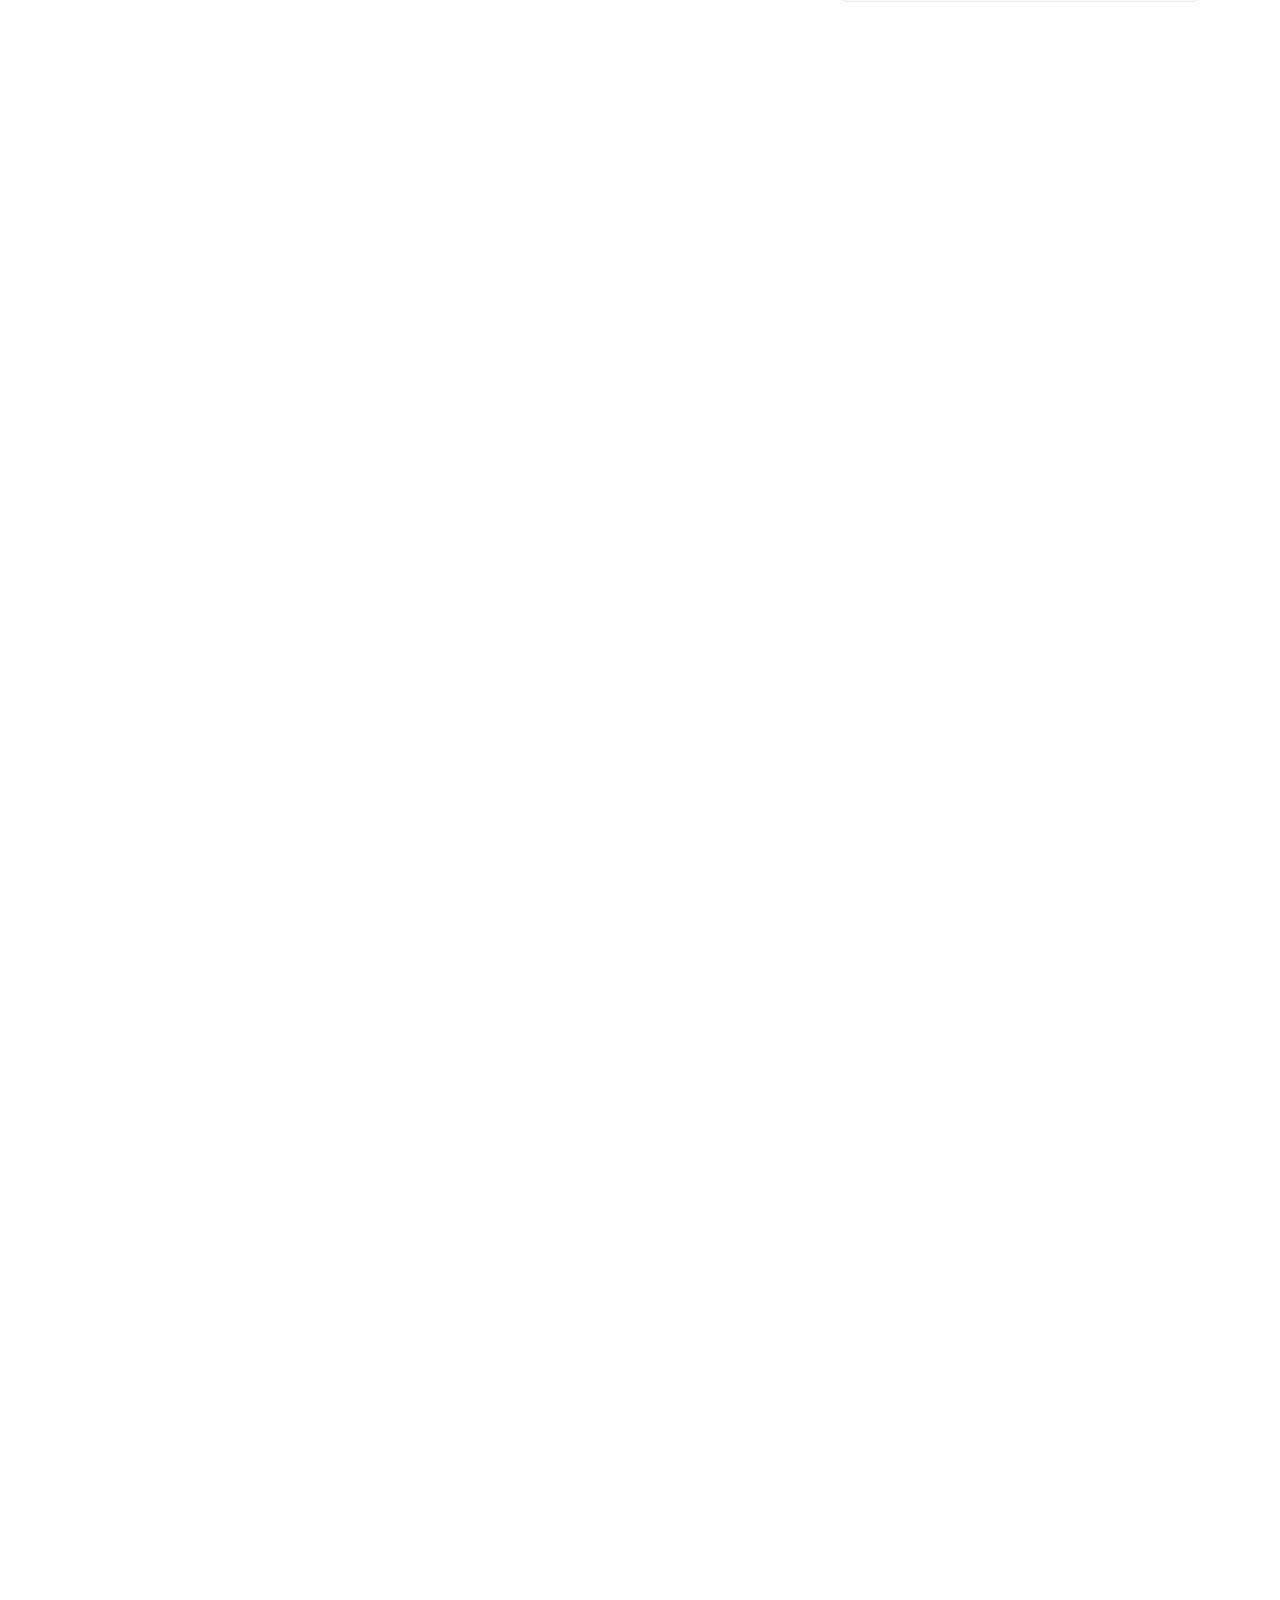
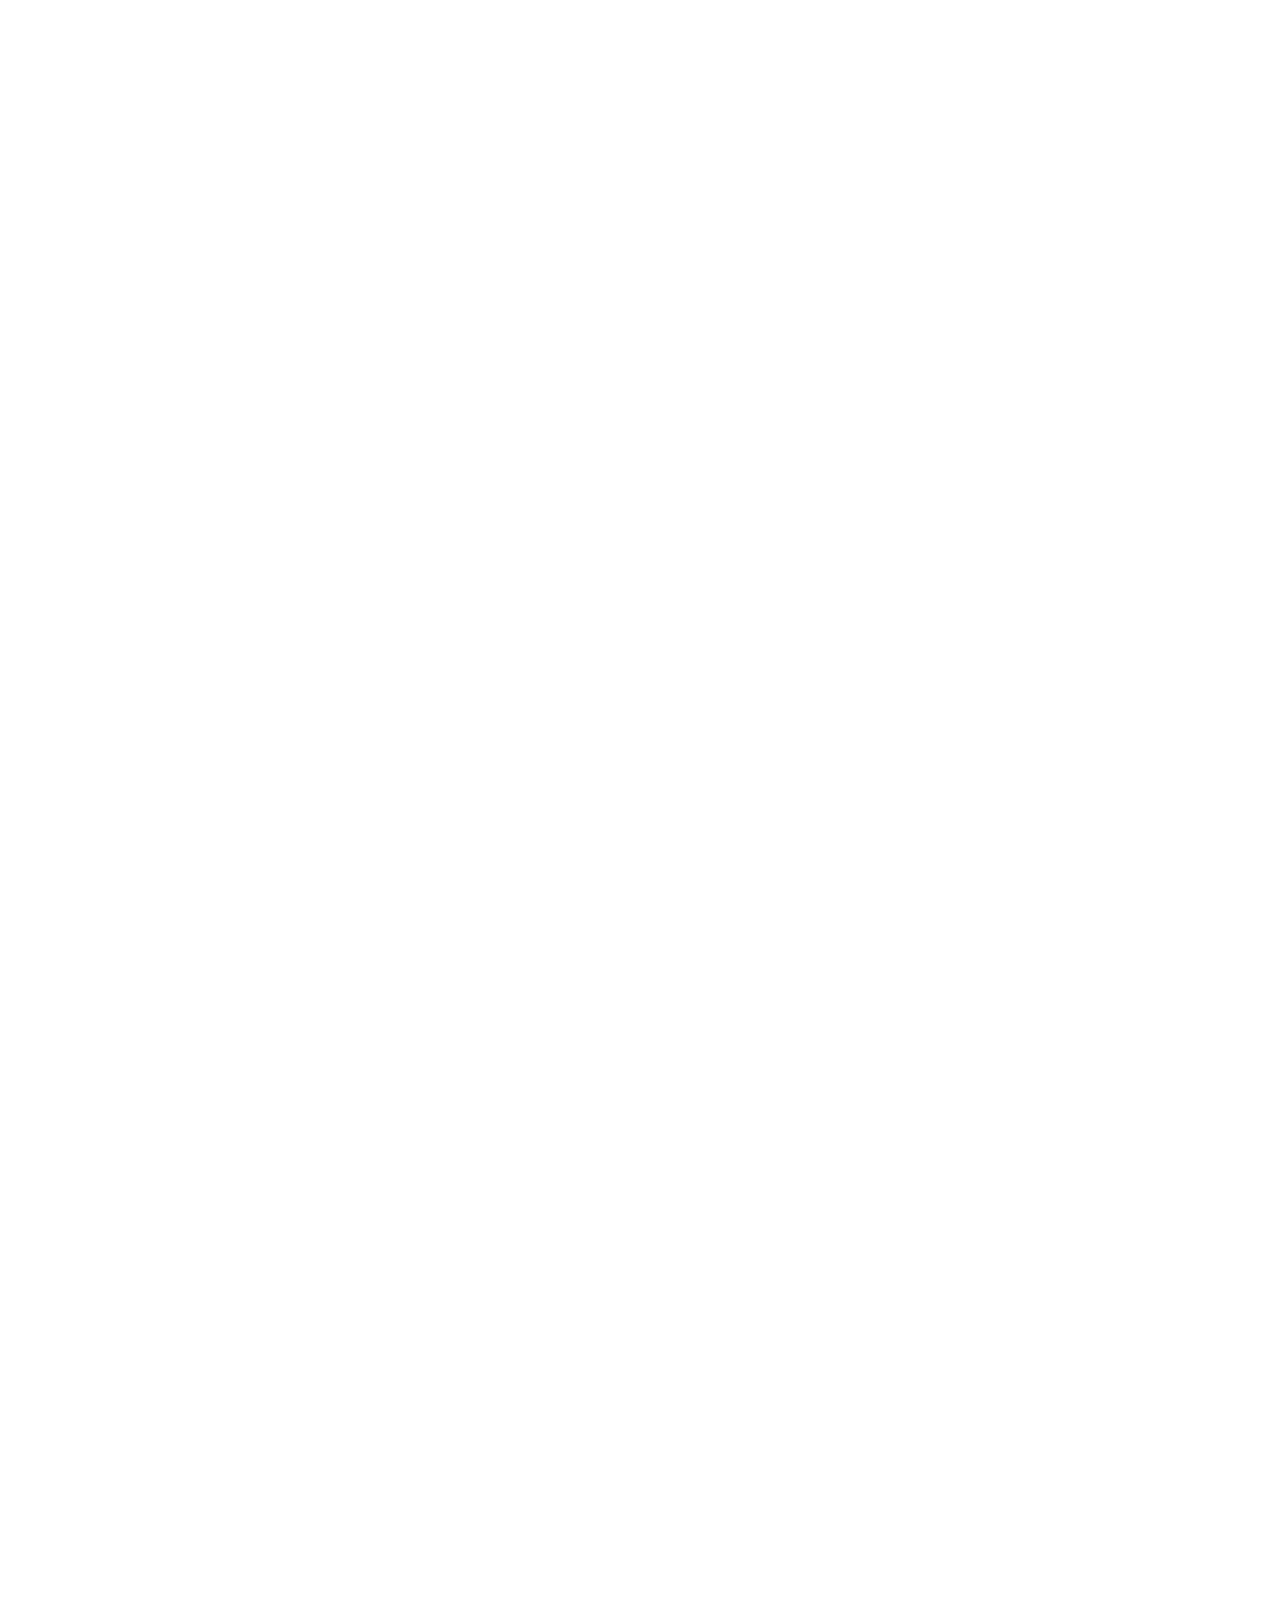
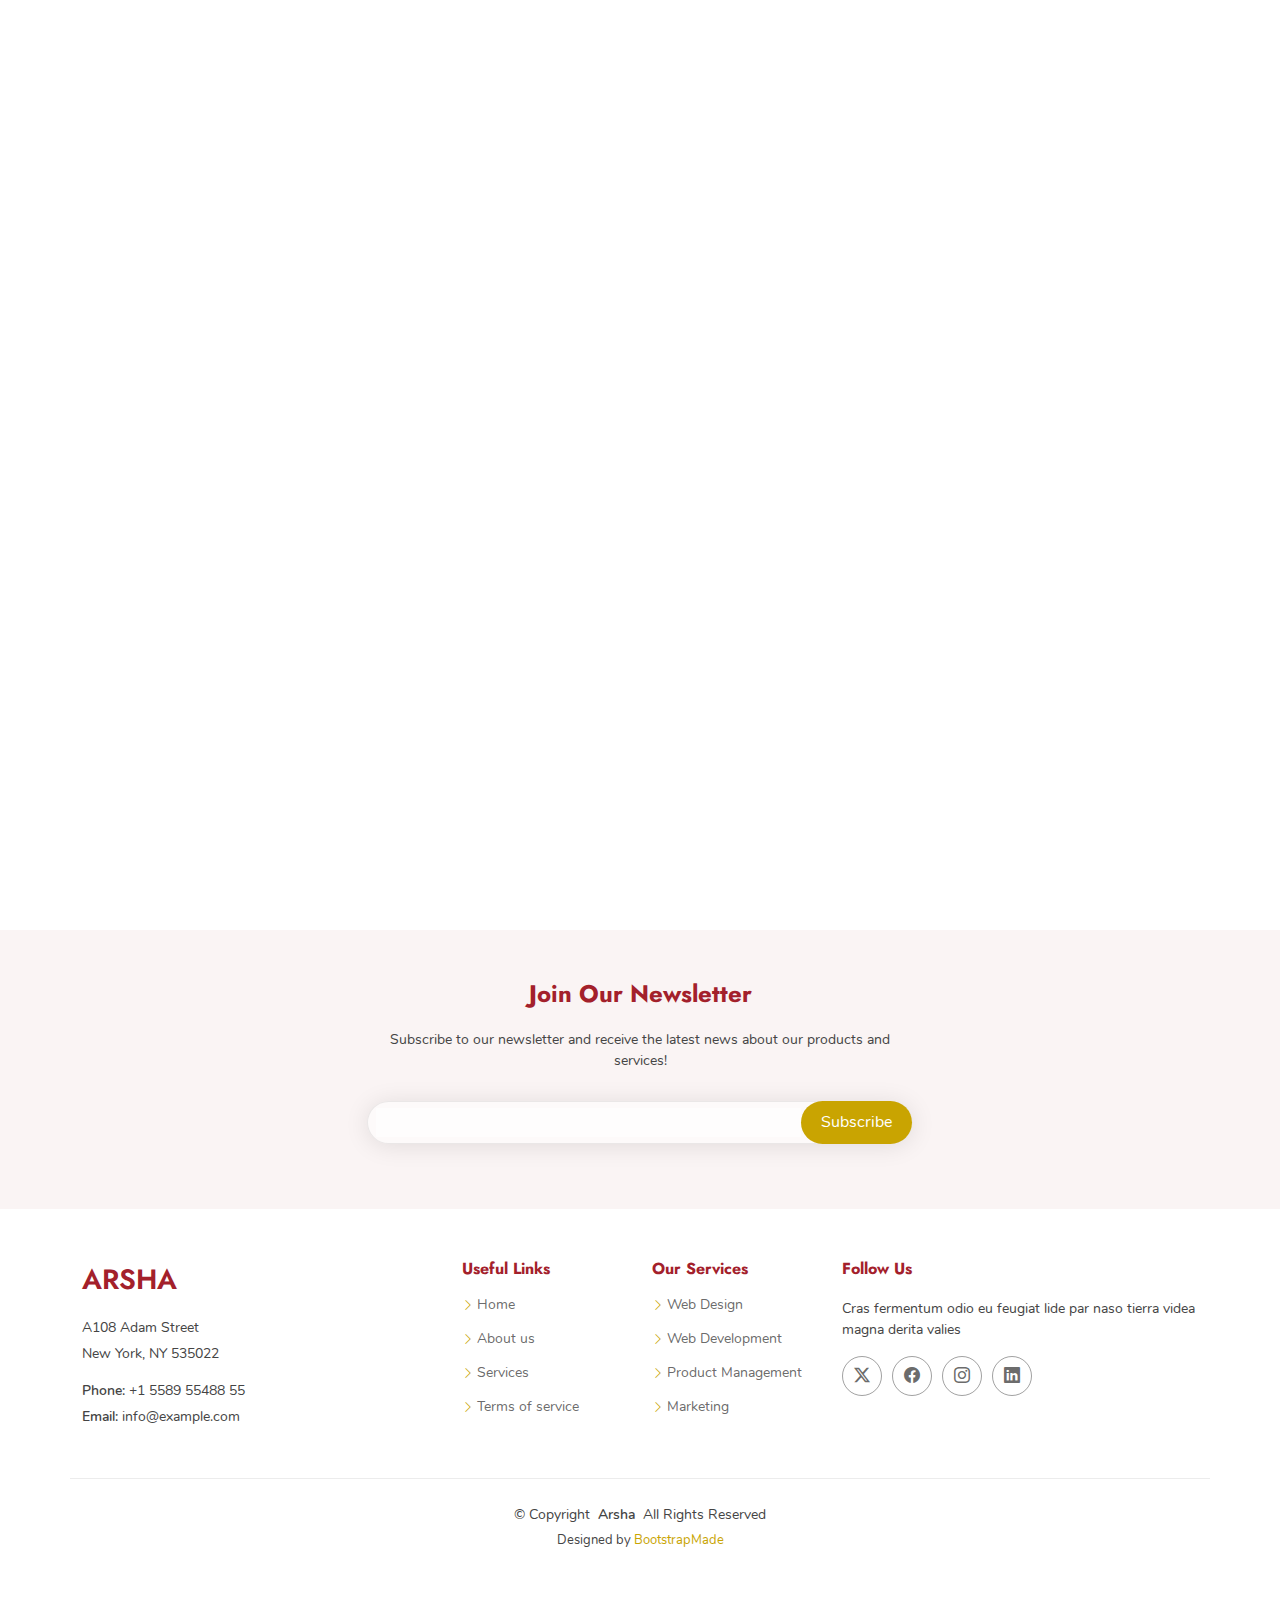
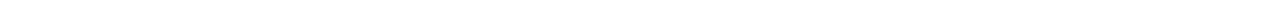
<file: blog-details.html>
<!DOCTYPE html>
<html lang="en">

<head>
  <meta charset="utf-8">
  <meta content="width=device-width, initial-scale=1.0" name="viewport">
  <title>Blog Details - Arsha Bootstrap Template</title>
  <meta name="description" content="">
  <meta name="keywords" content="">

  <!-- Favicons -->
  <link href="assets/img/favicon.png" rel="icon">
  <link href="assets/img/apple-touch-icon.png" rel="apple-touch-icon">

  <!-- Fonts -->
  <link href="https://fonts.googleapis.com" rel="preconnect">
  <link href="https://fonts.gstatic.com" rel="preconnect" crossorigin>
  <link href="https://fonts.googleapis.com/css2?family=Open+Sans:ital,wght@0,300;0,400;0,500;0,600;0,700;0,800;1,300;1,400;1,500;1,600;1,700;1,800&family=Poppins:ital,wght@0,100;0,200;0,300;0,400;0,500;0,600;0,700;0,800;0,900;1,100;1,200;1,300;1,400;1,500;1,600;1,700;1,800;1,900&family=Jost:ital,wght@0,100;0,200;0,300;0,400;0,500;0,600;0,700;0,800;0,900;1,100;1,200;1,300;1,400;1,500;1,600;1,700;1,800;1,900&display=swap" rel="stylesheet">

  <!-- Vendor CSS Files -->
  <link href="assets/vendor/bootstrap/css/bootstrap.min.css" rel="stylesheet">
  <link href="assets/vendor/bootstrap-icons/bootstrap-icons.css" rel="stylesheet">
  <link href="assets/vendor/aos/aos.css" rel="stylesheet">
  <link href="assets/vendor/glightbox/css/glightbox.min.css" rel="stylesheet">
  <link href="assets/vendor/swiper/swiper-bundle.min.css" rel="stylesheet">

  <!-- Main CSS File -->
  <link href="assets/css/main.css" rel="stylesheet">

  <!-- =======================================================
  * Template Name: Arsha
  * Template URL: https://bootstrapmade.com/arsha-free-bootstrap-html-template-corporate/
  * Updated: Feb 22 2025 with Bootstrap v5.3.3
  * Author: BootstrapMade.com
  * License: https://bootstrapmade.com/license/
  ======================================================== -->
</head>

<body class="blog-details-page">

  <header id="header" class="header d-flex align-items-center sticky-top">
    <div class="container-fluid container-xl position-relative d-flex align-items-center">

      <a href="index.html" class="logo d-flex align-items-center me-auto">
        <!-- Uncomment the line below if you also wish to use an image logo -->
        <!-- <img src="assets/img/logo.webp" alt=""> -->
        <h1 class="sitename">Arsha</h1>
      </a>

      <nav id="navmenu" class="navmenu">
        <ul>
          <li><a href="#hero">Home</a></li>
          <li><a href="#about">About</a></li>
          <li><a href="#services">Services</a></li>
          <li><a href="#portfolio">Portfolio</a></li>
          <li><a href="#team">Team</a></li>
          <li><a href="#pricing">Pricing</a></li>
          <li><a href="blog.html">Blog</a></li>
          <li class="dropdown"><a href="#"><span>Dropdown</span> <i class="bi bi-chevron-down toggle-dropdown"></i></a>
            <ul>
              <li><a href="#">Dropdown 1</a></li>
              <li class="dropdown"><a href="#"><span>Deep Dropdown</span> <i class="bi bi-chevron-down toggle-dropdown"></i></a>
                <ul>
                  <li><a href="#">Deep Dropdown 1</a></li>
                  <li><a href="#">Deep Dropdown 2</a></li>
                  <li><a href="#">Deep Dropdown 3</a></li>
                  <li><a href="#">Deep Dropdown 4</a></li>
                  <li><a href="#">Deep Dropdown 5</a></li>
                </ul>
              </li>
              <li><a href="#">Dropdown 2</a></li>
              <li><a href="#">Dropdown 3</a></li>
              <li><a href="#">Dropdown 4</a></li>
            </ul>
          </li>
          <li><a href="#contact">Contact</a></li>
        </ul>
        <i class="mobile-nav-toggle d-xl-none bi bi-list"></i>
      </nav>

      <a class="btn-getstarted" href="#about">Get Started</a>

    </div>
  </header>

  <main class="main">

    <!-- Page Title -->
    <div class="page-title" data-aos="fade">
      <div class="container">
        <nav class="breadcrumbs">
          <ol>
            <li><a href="index.html">Home</a></li>
            <li class="current">Blog Details</li>
          </ol>
        </nav>
        <h1>Blog Details</h1>
      </div>
    </div><!-- End Page Title -->

    <div class="container">
      <div class="row">

        <div class="col-lg-8">

          <!-- Blog Details Section -->
          <section id="blog-details" class="blog-details section">
            <div class="container" data-aos="fade-up">

              <article class="article">

                <div class="hero-img" data-aos="zoom-in">
                  <img src="assets/img/blog/blog-post-3.webp" alt="Featured blog image" class="img-fluid" loading="lazy">
                  <div class="meta-overlay">
                    <div class="meta-categories">
                      <a href="#" class="category">Web Development</a>
                      <span class="divider">•</span>
                      <span class="reading-time"><i class="bi bi-clock"></i> 6 min read</span>
                    </div>
                  </div>
                </div>

                <div class="article-content" data-aos="fade-up" data-aos-delay="100">
                  <div class="content-header">
                    <h1 class="title">Modern Web Development: Best Practices and Future Trends for 2025</h1>

                    <div class="author-info">
                      <div class="author-details">
                        <img src="assets/img/person/person-f-8.webp" alt="Author" class="author-img">
                        <div class="info">
                          <h4>Michael Chen</h4>
                          <span class="role">Senior Web Developer</span>
                        </div>
                      </div>
                      <div class="post-meta">
                        <span class="date"><i class="bi bi-calendar3"></i> Mar 15, 2025</span>
                        <span class="divider">•</span>
                        <span class="comments"><i class="bi bi-chat-text"></i> 18 Comments</span>
                      </div>
                    </div>
                  </div>

                  <div class="content">
                    <p class="lead">
                      The landscape of web development continues to evolve at an unprecedented pace, bringing new technologies, frameworks, and methodologies that reshape how we build modern web applications.
                    </p>

                    <p>
                      As we delve into 2025, the web development ecosystem has transformed dramatically, introducing innovative approaches to building faster, more secure, and highly engaging web experiences. This comprehensive guide explores the latest trends and best practices that are defining the future of web development.
                    </p>

                    <div class="content-image right-aligned">
                      <img src="assets/img/blog/blog-hero-2.webp" class="img-fluid" alt="Modern web development tools" loading="lazy">
                      <figcaption>Modern development environments emphasize collaboration and efficiency</figcaption>
                    </div>

                    <h2>The Rise of Web Components</h2>
                    <p>
                      Web Components have become increasingly crucial in modern web development, offering a standardized way to create reusable custom elements. Key advantages include:
                    </p>
                    <ul>
                      <li>Enhanced code reusability across different frameworks</li>
                      <li>Better encapsulation of functionality</li>
                      <li>Improved maintenance and scalability</li>
                      <li>Framework-agnostic component development</li>
                    </ul>

                    <div class="highlight-box">
                      <h3>Key Trends in 2025</h3>
                      <ul class="trend-list">
                        <li>
                          <i class="bi bi-lightning-charge"></i>
                          <span>Edge Computing and Serverless Architecture</span>
                        </li>
                        <li>
                          <i class="bi bi-shield-check"></i>
                          <span>Enhanced Security Measures</span>
                        </li>
                        <li>
                          <i class="bi bi-phone"></i>
                          <span>Progressive Web Apps (PWAs)</span>
                        </li>
                      </ul>
                    </div>

                    <h2>Performance Optimization</h2>
                    <p>
                      Performance remains a critical factor in web development, with an increasing focus on Core Web Vitals and user experience metrics. Modern applications must be optimized for both speed and efficiency.
                    </p>

                    <blockquote>
                      <p>
                        "The future of web development lies not just in writing code, but in creating seamless, accessible, and performant experiences that work for everyone, everywhere."
                      </p>
                      <cite>Emily Thompson, Web Performance Architect</cite>
                    </blockquote>

                    <div class="content-grid">
                      <div class="row g-4">
                        <div class="col-md-6">
                          <div class="info-card">
                            <i class="bi bi-speedometer2"></i>
                            <h4>Performance Metrics</h4>
                            <p>Focus on Core Web Vitals and user-centric performance metrics for better search rankings and user experience.</p>
                          </div>
                        </div>
                        <div class="col-md-6">
                          <div class="info-card">
                            <i class="bi bi-universal-access"></i>
                            <h4>Accessibility</h4>
                            <p>Implementing WCAG guidelines and ensuring web applications are accessible to all users across different devices.</p>
                          </div>
                        </div>
                      </div>
                    </div>

                    <h2>Looking Forward</h2>
                    <p>
                      As we continue through 2025, web development practices will further evolve, embracing new technologies while maintaining a strong foundation in performance, accessibility, and user experience. Staying updated with these trends and best practices is crucial for developers looking to build modern, scalable web applications.
                    </p>
                  </div>

                  <div class="meta-bottom">
                    <div class="tags-section">
                      <h4>Related Topics</h4>
                      <div class="tags">
                        <a href="#" class="tag">Web Development</a>
                        <a href="#" class="tag">Performance</a>
                        <a href="#" class="tag">Best Practices</a>
                        <a href="#" class="tag">Trends</a>
                        <a href="#" class="tag">2025</a>
                      </div>
                    </div>

                    <div class="share-section">
                      <h4>Share Article</h4>
                      <div class="social-links">
                        <a href="#" class="twitter"><i class="bi bi-twitter-x"></i></a>
                        <a href="#" class="facebook"><i class="bi bi-facebook"></i></a>
                        <a href="#" class="linkedin"><i class="bi bi-linkedin"></i></a>
                        <a href="#" class="copy-link" title="Copy Link"><i class="bi bi-link-45deg"></i></a>
                      </div>
                    </div>
                  </div>
                </div>

              </article>

            </div>
          </section><!-- /Blog Details Section -->

          <!-- Blog Comments Section -->
          <section id="blog-comments" class="blog-comments section">

            <div class="container" data-aos="fade-up" data-aos-delay="100">

              <div class="blog-comments-4">
                <div class="comments-header">
                  <h3 class="title">Community Feedback</h3>
                  <div class="comments-stats">
                    <span class="count">12</span>
                    <span class="label">Comments</span>
                  </div>
                </div>

                <div class="comments-container">
                  <!-- Comment #1 -->
                  <div class="comment-thread">
                    <div class="comment-box">
                      <div class="comment-wrapper">
                        <div class="avatar-wrapper">
                          <img src="assets/img/person/person-f-9.webp" alt="Avatar" loading="lazy">
                          <span class="status-indicator"></span>
                        </div>

                        <div class="comment-content">
                          <div class="comment-header">
                            <div class="user-info">
                              <h4>Thomas Anderson</h4>
                              <span class="time-badge">
                                <i class="bi bi-clock"></i>
                                2 hours ago
                              </span>
                            </div>
                            <div class="engagement">
                              <span class="likes">
                                <i class="bi bi-heart"></i>
                                24
                              </span>
                            </div>
                          </div>

                          <div class="comment-body">
                            <p>Nullam ac urna eu felis dapibus condimentum sit amet a augue. Sed non neque elit. Sed ut imperdiet nisi. Proin condimentum fermentum nunc.</p>
                          </div>

                          <div class="comment-actions">
                            <button class="action-btn like-btn" aria-label="Like comment">
                              <i class="bi bi-heart"></i>
                              <span>Like</span>
                            </button>
                            <button class="action-btn reply-btn" aria-label="Reply to comment">
                              <i class="bi bi-chat"></i>
                              <span>Reply</span>
                            </button>
                            <button class="action-btn share-btn" aria-label="Share comment">
                              <i class="bi bi-share"></i>
                              <span>Share</span>
                            </button>
                          </div>
                        </div>
                      </div>
                    </div>

                    <!-- Replies Container -->
                    <div class="replies-container">
                      <!-- Reply #1 -->
                      <div class="comment-box reply">
                        <div class="comment-wrapper">
                          <div class="avatar-wrapper">
                            <img src="assets/img/person/person-m-9.webp" alt="Avatar" loading="lazy">
                            <span class="status-indicator"></span>
                          </div>

                          <div class="comment-content">
                            <div class="comment-header">
                              <div class="user-info">
                                <h4>Maria Rodriguez</h4>
                                <span class="time-badge">
                                  <i class="bi bi-clock"></i>
                                  1 hour ago
                                </span>
                              </div>
                              <div class="engagement">
                                <span class="likes">
                                  <i class="bi bi-heart"></i>
                                  8
                                </span>
                              </div>
                            </div>

                            <div class="comment-body">
                              <p>Vivamus elementum semper nisi. Aenean vulputate eleifend tellus. Aenean leo ligula, porttitor eu, consequat vitae.</p>
                            </div>

                            <div class="comment-actions">
                              <button class="action-btn like-btn" aria-label="Like comment">
                                <i class="bi bi-heart"></i>
                                <span>Like</span>
                              </button>
                              <button class="action-btn reply-btn" aria-label="Reply to comment">
                                <i class="bi bi-chat"></i>
                                <span>Reply</span>
                              </button>
                              <button class="action-btn share-btn" aria-label="Share comment">
                                <i class="bi bi-share"></i>
                                <span>Share</span>
                              </button>
                            </div>
                          </div>
                        </div>
                      </div>

                      <!-- Reply #2 -->
                      <div class="comment-box reply">
                        <div class="comment-wrapper">
                          <div class="avatar-wrapper">
                            <img src="assets/img/person/person-f-9.webp" alt="Avatar" loading="lazy">
                            <span class="status-indicator"></span>
                          </div>

                          <div class="comment-content">
                            <div class="comment-header">
                              <div class="user-info">
                                <h4>Alex Chen</h4>
                                <span class="time-badge">
                                  <i class="bi bi-clock"></i>
                                  30 minutes ago
                                </span>
                              </div>
                              <div class="engagement">
                                <span class="likes">
                                  <i class="bi bi-heart"></i>
                                  5
                                </span>
                              </div>
                            </div>

                            <div class="comment-body">
                              <p>Cras dapibus. Vivamus elementum semper nisi. Aenean vulputate eleifend tellus.</p>
                            </div>

                            <div class="comment-actions">
                              <button class="action-btn like-btn" aria-label="Like comment">
                                <i class="bi bi-heart"></i>
                                <span>Like</span>
                              </button>
                              <button class="action-btn reply-btn" aria-label="Reply to comment">
                                <i class="bi bi-chat"></i>
                                <span>Reply</span>
                              </button>
                              <button class="action-btn share-btn" aria-label="Share comment">
                                <i class="bi bi-share"></i>
                                <span>Share</span>
                              </button>
                            </div>
                          </div>
                        </div>
                      </div>
                    </div>
                  </div>

                  <!-- Comment #2 -->
                  <div class="comment-thread">
                    <div class="comment-box">
                      <div class="comment-wrapper">
                        <div class="avatar-wrapper">
                          <img src="assets/img/person/person-f-7.webp" alt="Avatar" loading="lazy">
                          <span class="status-indicator"></span>
                        </div>

                        <div class="comment-content">
                          <div class="comment-header">
                            <div class="user-info">
                              <h4>Emily Watson</h4>
                              <span class="time-badge">
                                <i class="bi bi-clock"></i>
                                3 hours ago
                              </span>
                            </div>
                            <div class="engagement">
                              <span class="likes">
                                <i class="bi bi-heart"></i>
                                15
                              </span>
                            </div>
                          </div>

                          <div class="comment-body">
                            <p>Maecenas tempus, tellus eget condimentum rhoncus, sem quam semper libero, sit amet adipiscing sem neque sed ipsum.</p>
                          </div>

                          <div class="comment-actions">
                            <button class="action-btn like-btn" aria-label="Like comment">
                              <i class="bi bi-heart"></i>
                              <span>Like</span>
                            </button>
                            <button class="action-btn reply-btn" aria-label="Reply to comment">
                              <i class="bi bi-chat"></i>
                              <span>Reply</span>
                            </button>
                            <button class="action-btn share-btn" aria-label="Share comment">
                              <i class="bi bi-share"></i>
                              <span>Share</span>
                            </button>
                          </div>
                        </div>
                      </div>
                    </div>
                  </div>
                </div>
              </div>

            </div>

          </section><!-- /Blog Comments Section -->

          <!-- Blog Comment Form Section -->
          <section id="blog-comment-form" class="blog-comment-form section">

            <div class="container" data-aos="fade-up" data-aos-delay="100">

              <form method="post" role="form">

                <div class="form-header">
                  <h3>Leave a Comment</h3>
                  <p>Your email address will not be published. Required fields are marked *</p>
                </div>

                <div class="row gy-3">
                  <div class="col-md-6">
                    <div class="input-group">
                      <label for="name">Full Name *</label>
                      <input type="text" name="name" id="name" placeholder="Enter your full name" required="">
                      <span class="error-text">Please enter your name</span>
                    </div>
                  </div>

                  <div class="col-md-6">
                    <div class="input-group">
                      <label for="email">Email Address *</label>
                      <input type="email" name="email" id="email" placeholder="Enter your email address" required="">
                      <span class="error-text">Please enter a valid email address</span>
                    </div>
                  </div>

                  <div class="col-12">
                    <div class="input-group">
                      <label for="website">Website</label>
                      <input type="url" name="website" id="website" placeholder="Your website (optional)">
                    </div>
                  </div>

                  <div class="col-12">
                    <div class="input-group">
                      <label for="comment">Your Comment *</label>
                      <textarea name="comment" id="comment" rows="5" placeholder="Write your thoughts here..." required=""></textarea>
                      <span class="error-text">Please enter your comment</span>
                    </div>
                  </div>

                  <div class="col-12 text-center">
                    <button type="submit">Post Comment</button>
                  </div>
                </div>

              </form>

            </div>

          </section><!-- /Blog Comment Form Section -->

        </div>

        <div class="col-lg-4 sidebar">

          <div class="widgets-container" data-aos="fade-up" data-aos-delay="200">

            <!-- Search Widget -->
            <div class="search-widget widget-item">

              <h3 class="widget-title">Search</h3>
              <form action="">
                <input type="text">
                <button type="submit" title="Search"><i class="bi bi-search"></i></button>
              </form>

            </div><!--/Search Widget -->

            <!-- Recent Posts Widget -->
            <div class="recent-posts-widget widget-item">

              <h3 class="widget-title">Recent Posts</h3>

              <div class="post-item">
                <img src="assets/img/blog/blog-post-square-1.webp" alt="" class="flex-shrink-0">
                <div>
                  <h4><a href="blog-details.html">Nihil blanditiis at in nihil autem</a></h4>
                  <time datetime="2020-01-01">Jan 1, 2020</time>
                </div>
              </div><!-- End recent post item-->

              <div class="post-item">
                <img src="assets/img/blog/blog-post-square-2.webp" alt="" class="flex-shrink-0">
                <div>
                  <h4><a href="blog-details.html">Quidem autem et impedit</a></h4>
                  <time datetime="2020-01-01">Jan 1, 2020</time>
                </div>
              </div><!-- End recent post item-->

              <div class="post-item">
                <img src="assets/img/blog/blog-post-square-3.webp" alt="" class="flex-shrink-0">
                <div>
                  <h4><a href="blog-details.html">Id quia et et ut maxime similique occaecati ut</a></h4>
                  <time datetime="2020-01-01">Jan 1, 2020</time>
                </div>
              </div><!-- End recent post item-->

              <div class="post-item">
                <img src="assets/img/blog/blog-post-square-4.webp" alt="" class="flex-shrink-0">
                <div>
                  <h4><a href="blog-details.html">Laborum corporis quo dara net para</a></h4>
                  <time datetime="2020-01-01">Jan 1, 2020</time>
                </div>
              </div><!-- End recent post item-->

              <div class="post-item">
                <img src="assets/img/blog/blog-post-square-5.webp" alt="" class="flex-shrink-0">
                <div>
                  <h4><a href="blog-details.html">Et dolores corrupti quae illo quod dolor</a></h4>
                  <time datetime="2020-01-01">Jan 1, 2020</time>
                </div>
              </div><!-- End recent post item-->

            </div><!--/Recent Posts Widget -->

            <!-- Categories Widget -->
            <div class="categories-widget widget-item">

              <h3 class="widget-title">Categories</h3>
              <ul class="mt-3">
                <li><a href="#">General <span>(25)</span></a></li>
                <li><a href="#">Lifestyle <span>(12)</span></a></li>
                <li><a href="#">Travel <span>(5)</span></a></li>
                <li><a href="#">Design <span>(22)</span></a></li>
                <li><a href="#">Creative <span>(8)</span></a></li>
                <li><a href="#">Educaion <span>(14)</span></a></li>
              </ul>

            </div><!--/Categories Widget -->

            <!-- Tags Widget -->
            <div class="tags-widget widget-item">

              <h3 class="widget-title">Tags</h3>
              <ul>
                <li><a href="#">App</a></li>
                <li><a href="#">IT</a></li>
                <li><a href="#">Business</a></li>
                <li><a href="#">Mac</a></li>
                <li><a href="#">Design</a></li>
                <li><a href="#">Office</a></li>
                <li><a href="#">Creative</a></li>
                <li><a href="#">Studio</a></li>
                <li><a href="#">Smart</a></li>
                <li><a href="#">Tips</a></li>
                <li><a href="#">Marketing</a></li>
              </ul>

            </div><!--/Tags Widget -->

          </div>

        </div>

      </div>
    </div>

  </main>

  <footer id="footer" class="footer">

    <div class="footer-newsletter">
      <div class="container">
        <div class="row justify-content-center text-center">
          <div class="col-lg-6">
            <h4>Join Our Newsletter</h4>
            <p>Subscribe to our newsletter and receive the latest news about our products and services!</p>
            <form action="forms/newsletter.php" method="post" class="php-email-form">
              <div class="newsletter-form"><input type="email" name="email"><input type="submit" value="Subscribe"></div>
              <div class="loading">Loading</div>
              <div class="error-message"></div>
              <div class="sent-message">Your subscription request has been sent. Thank you!</div>
            </form>
          </div>
        </div>
      </div>
    </div>

    <div class="container footer-top">
      <div class="row gy-4">
        <div class="col-lg-4 col-md-6 footer-about">
          <a href="index.html" class="d-flex align-items-center">
            <span class="sitename">Arsha</span>
          </a>
          <div class="footer-contact pt-3">
            <p>A108 Adam Street</p>
            <p>New York, NY 535022</p>
            <p class="mt-3"><strong>Phone:</strong> <span>+1 5589 55488 55</span></p>
            <p><strong>Email:</strong> <span>info@example.com</span></p>
          </div>
        </div>

        <div class="col-lg-2 col-md-3 footer-links">
          <h4>Useful Links</h4>
          <ul>
            <li><i class="bi bi-chevron-right"></i> <a href="#">Home</a></li>
            <li><i class="bi bi-chevron-right"></i> <a href="#">About us</a></li>
            <li><i class="bi bi-chevron-right"></i> <a href="#">Services</a></li>
            <li><i class="bi bi-chevron-right"></i> <a href="#">Terms of service</a></li>
          </ul>
        </div>

        <div class="col-lg-2 col-md-3 footer-links">
          <h4>Our Services</h4>
          <ul>
            <li><i class="bi bi-chevron-right"></i> <a href="#">Web Design</a></li>
            <li><i class="bi bi-chevron-right"></i> <a href="#">Web Development</a></li>
            <li><i class="bi bi-chevron-right"></i> <a href="#">Product Management</a></li>
            <li><i class="bi bi-chevron-right"></i> <a href="#">Marketing</a></li>
          </ul>
        </div>

        <div class="col-lg-4 col-md-12">
          <h4>Follow Us</h4>
          <p>Cras fermentum odio eu feugiat lide par naso tierra videa magna derita valies</p>
          <div class="social-links d-flex">
            <a href=""><i class="bi bi-twitter-x"></i></a>
            <a href=""><i class="bi bi-facebook"></i></a>
            <a href=""><i class="bi bi-instagram"></i></a>
            <a href=""><i class="bi bi-linkedin"></i></a>
          </div>
        </div>

      </div>
    </div>

    <div class="container copyright text-center mt-4">
      <p>© <span>Copyright</span> <strong class="px-1 sitename">Arsha</strong> <span>All Rights Reserved</span></p>
      <div class="credits">
        <!-- All the links in the footer should remain intact. -->
        <!-- You can delete the links only if you've purchased the pro version. -->
        <!-- Licensing information: https://bootstrapmade.com/license/ -->
        <!-- Purchase the pro version with working PHP/AJAX contact form: [buy-url] -->
        Designed by <a href="https://bootstrapmade.com/">BootstrapMade</a>
      </div>
    </div>

  </footer>

  <!-- Scroll Top -->
  <a href="#" id="scroll-top" class="scroll-top d-flex align-items-center justify-content-center"><i class="bi bi-arrow-up-short"></i></a>

  <!-- Preloader -->
  <div id="preloader"></div>

  <!-- Vendor JS Files -->
  <script src="assets/vendor/bootstrap/js/bootstrap.bundle.min.js"></script>
  <script src="assets/vendor/php-email-form/validate.js"></script>
  <script src="assets/vendor/aos/aos.js"></script>
  <script src="assets/vendor/glightbox/js/glightbox.min.js"></script>
  <script src="assets/vendor/swiper/swiper-bundle.min.js"></script>
  <script src="assets/vendor/waypoints/noframework.waypoints.js"></script>
  <script src="assets/vendor/imagesloaded/imagesloaded.pkgd.min.js"></script>
  <script src="assets/vendor/isotope-layout/isotope.pkgd.min.js"></script>

  <!-- Main JS File -->
  <script src="assets/js/main.js"></script>

</body>

</html>
</file>
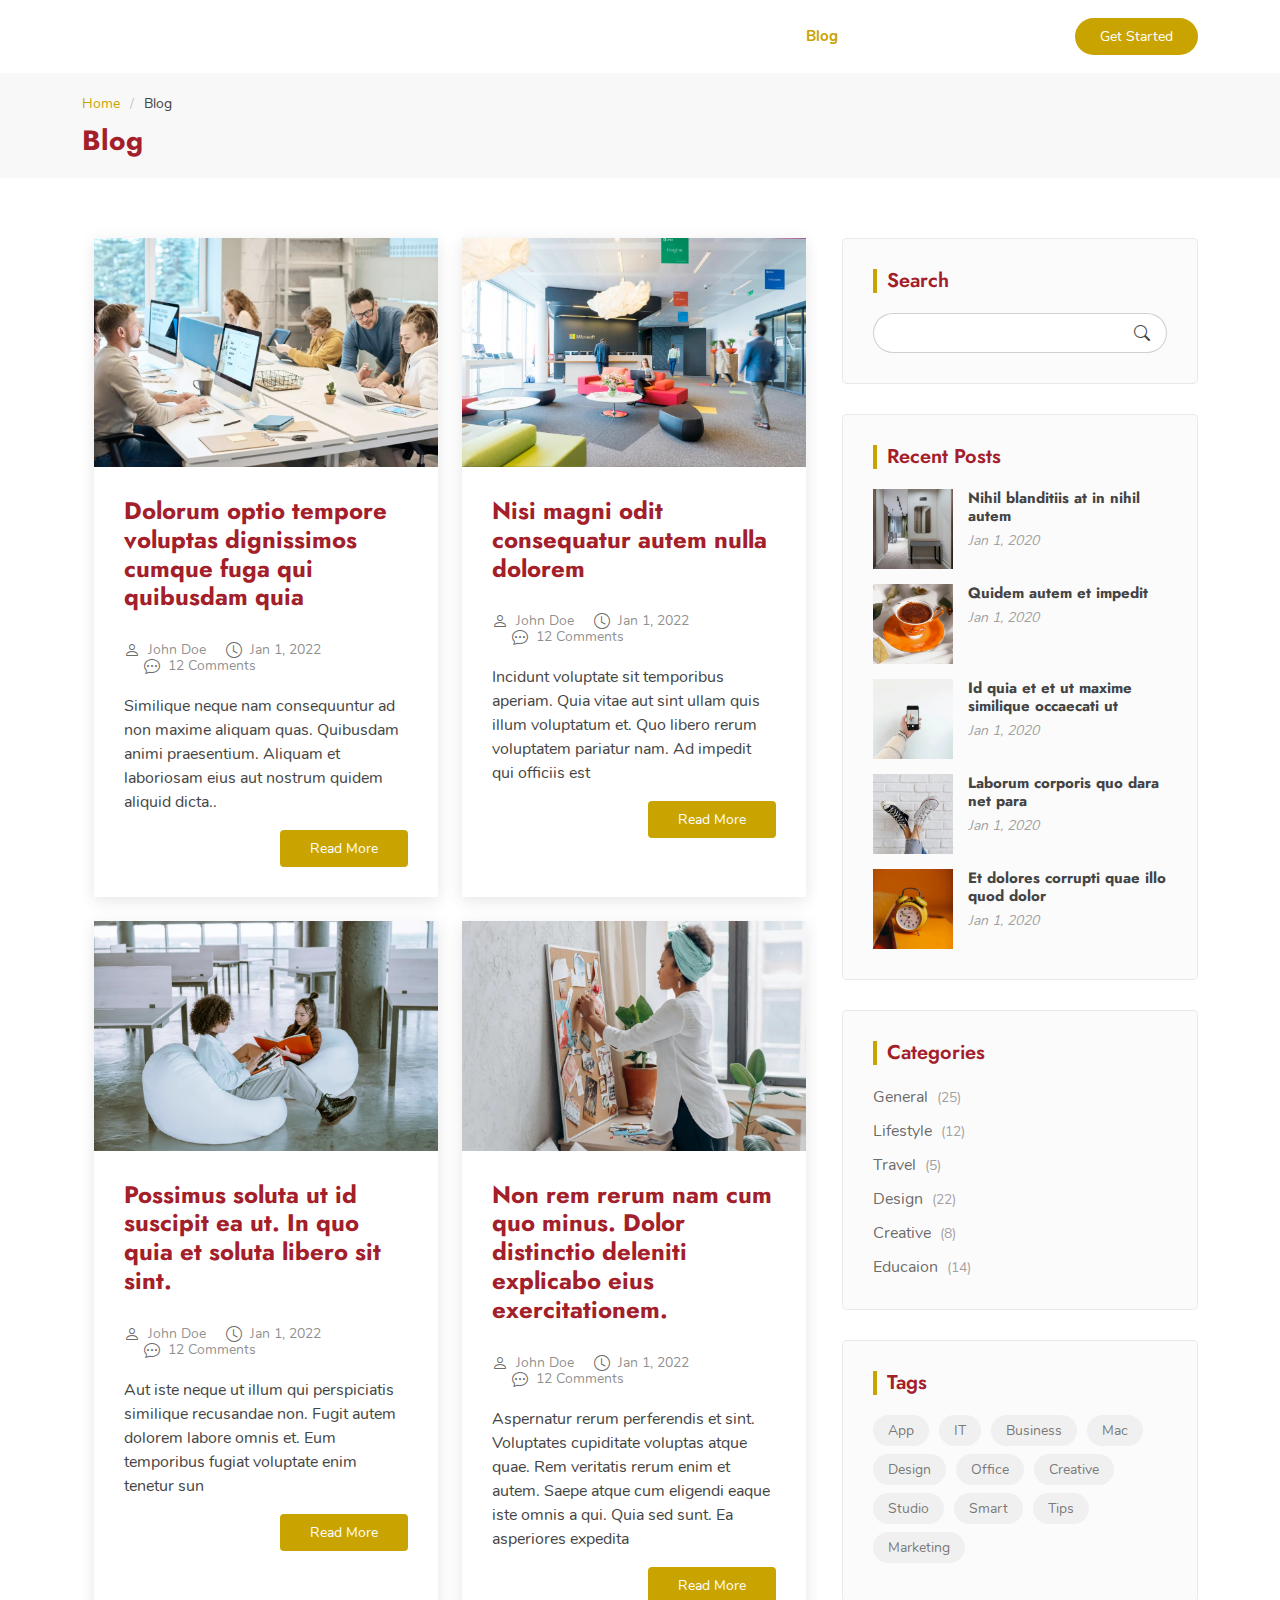
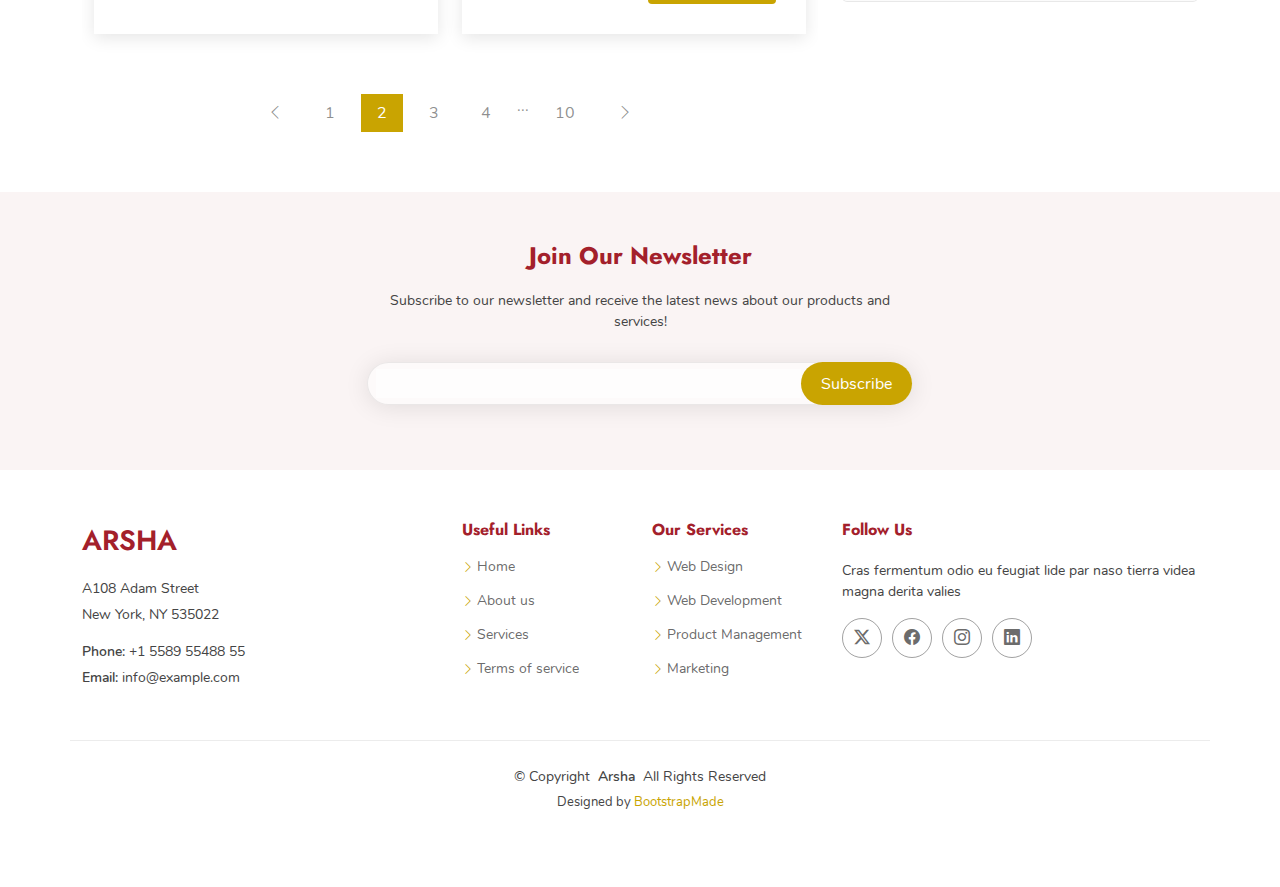
<file: blog.html>
<!DOCTYPE html>
<html lang="en">

<head>
  <meta charset="utf-8">
  <meta content="width=device-width, initial-scale=1.0" name="viewport">
  <title>Blog - Arsha Bootstrap Template</title>
  <meta name="description" content="">
  <meta name="keywords" content="">

  <!-- Favicons -->
  <link href="assets/img/favicon.png" rel="icon">
  <link href="assets/img/apple-touch-icon.png" rel="apple-touch-icon">

  <!-- Fonts -->
  <link href="https://fonts.googleapis.com" rel="preconnect">
  <link href="https://fonts.gstatic.com" rel="preconnect" crossorigin>
  <link href="https://fonts.googleapis.com/css2?family=Open+Sans:ital,wght@0,300;0,400;0,500;0,600;0,700;0,800;1,300;1,400;1,500;1,600;1,700;1,800&family=Poppins:ital,wght@0,100;0,200;0,300;0,400;0,500;0,600;0,700;0,800;0,900;1,100;1,200;1,300;1,400;1,500;1,600;1,700;1,800;1,900&family=Jost:ital,wght@0,100;0,200;0,300;0,400;0,500;0,600;0,700;0,800;0,900;1,100;1,200;1,300;1,400;1,500;1,600;1,700;1,800;1,900&display=swap" rel="stylesheet">

  <!-- Vendor CSS Files -->
  <link href="assets/vendor/bootstrap/css/bootstrap.min.css" rel="stylesheet">
  <link href="assets/vendor/bootstrap-icons/bootstrap-icons.css" rel="stylesheet">
  <link href="assets/vendor/aos/aos.css" rel="stylesheet">
  <link href="assets/vendor/glightbox/css/glightbox.min.css" rel="stylesheet">
  <link href="assets/vendor/swiper/swiper-bundle.min.css" rel="stylesheet">

  <!-- Main CSS File -->
  <link href="assets/css/main.css" rel="stylesheet">

  <!-- =======================================================
  * Template Name: Arsha
  * Template URL: https://bootstrapmade.com/arsha-free-bootstrap-html-template-corporate/
  * Updated: Feb 22 2025 with Bootstrap v5.3.3
  * Author: BootstrapMade.com
  * License: https://bootstrapmade.com/license/
  ======================================================== -->
</head>

<body class="blog-page">

  <header id="header" class="header d-flex align-items-center sticky-top">
    <div class="container-fluid container-xl position-relative d-flex align-items-center">

      <a href="index.html" class="logo d-flex align-items-center me-auto">
        <!-- Uncomment the line below if you also wish to use an image logo -->
        <!-- <img src="assets/img/logo.webp" alt=""> -->
        <h1 class="sitename">Arsha</h1>
      </a>

      <nav id="navmenu" class="navmenu">
        <ul>
          <li><a href="#hero">Home</a></li>
          <li><a href="#about">About</a></li>
          <li><a href="#services">Services</a></li>
          <li><a href="#portfolio">Portfolio</a></li>
          <li><a href="#team">Team</a></li>
          <li><a href="#pricing">Pricing</a></li>
          <li><a href="blog.html" class="active">Blog</a></li>
          <li class="dropdown"><a href="#"><span>Dropdown</span> <i class="bi bi-chevron-down toggle-dropdown"></i></a>
            <ul>
              <li><a href="#">Dropdown 1</a></li>
              <li class="dropdown"><a href="#"><span>Deep Dropdown</span> <i class="bi bi-chevron-down toggle-dropdown"></i></a>
                <ul>
                  <li><a href="#">Deep Dropdown 1</a></li>
                  <li><a href="#">Deep Dropdown 2</a></li>
                  <li><a href="#">Deep Dropdown 3</a></li>
                  <li><a href="#">Deep Dropdown 4</a></li>
                  <li><a href="#">Deep Dropdown 5</a></li>
                </ul>
              </li>
              <li><a href="#">Dropdown 2</a></li>
              <li><a href="#">Dropdown 3</a></li>
              <li><a href="#">Dropdown 4</a></li>
            </ul>
          </li>
          <li><a href="#contact">Contact</a></li>
        </ul>
        <i class="mobile-nav-toggle d-xl-none bi bi-list"></i>
      </nav>

      <a class="btn-getstarted" href="#about">Get Started</a>

    </div>
  </header>

  <main class="main">

    <!-- Page Title -->
    <div class="page-title" data-aos="fade">
      <div class="container">
        <nav class="breadcrumbs">
          <ol>
            <li><a href="index.html">Home</a></li>
            <li class="current">Blog</li>
          </ol>
        </nav>
        <h1>Blog</h1>
      </div>
    </div><!-- End Page Title -->

    <div class="container">
      <div class="row">

        <div class="col-lg-8">

          <!-- Blog Posts Section -->
          <section id="blog-posts" class="blog-posts section">

            <div class="container" data-aos="fade-up" data-aos-delay="100">

              <div class="row gy-4">

                <div class="col-lg-6">
                  <article>

                    <div class="post-img">
                      <img src="assets/img/blog/blog-post-1.webp" alt="" class="img-fluid">
                    </div>

                    <h2 class="title">
                      <a href="blog-details.html">Dolorum optio tempore voluptas dignissimos cumque fuga qui quibusdam quia</a>
                    </h2>

                    <div class="meta-top">
                      <ul>
                        <li class="d-flex align-items-center"><i class="bi bi-person"></i> <a href="blog-details.html">John Doe</a></li>
                        <li class="d-flex align-items-center"><i class="bi bi-clock"></i> <a href="blog-details.html"><time datetime="2022-01-01">Jan 1, 2022</time></a></li>
                        <li class="d-flex align-items-center"><i class="bi bi-chat-dots"></i> <a href="blog-details.html">12 Comments</a></li>
                      </ul>
                    </div>

                    <div class="content">
                      <p>
                        Similique neque nam consequuntur ad non maxime aliquam quas. Quibusdam animi praesentium. Aliquam et laboriosam eius aut nostrum quidem aliquid dicta..
                      </p>

                      <div class="read-more">
                        <a href="blog-details.html">Read More</a>
                      </div>
                    </div>

                  </article>
                </div><!-- End post list item -->

                <div class="col-lg-6">

                  <article>

                    <div class="post-img">
                      <img src="assets/img/blog/blog-post-2.webp" alt="" class="img-fluid">
                    </div>

                    <h2 class="title">
                      <a href="blog-details.html">Nisi magni odit consequatur autem nulla dolorem</a>
                    </h2>

                    <div class="meta-top">
                      <ul>
                        <li class="d-flex align-items-center"><i class="bi bi-person"></i> <a href="blog-details.html">John Doe</a></li>
                        <li class="d-flex align-items-center"><i class="bi bi-clock"></i> <a href="blog-details.html"><time datetime="2022-01-01">Jan 1, 2022</time></a></li>
                        <li class="d-flex align-items-center"><i class="bi bi-chat-dots"></i> <a href="blog-details.html">12 Comments</a></li>
                      </ul>
                    </div>

                    <div class="content">
                      <p>
                        Incidunt voluptate sit temporibus aperiam. Quia vitae aut sint ullam quis illum voluptatum et. Quo libero rerum voluptatem pariatur nam.
                        Ad impedit qui officiis est</p>
                      <div class="read-more">
                        <a href="blog-details.html">Read More</a>
                      </div>
                    </div>

                  </article>

                </div><!-- End post list item -->

                <div class="col-lg-6">

                  <article>

                    <div class="post-img">
                      <img src="assets/img/blog/blog-post-3.webp" alt="" class="img-fluid">
                    </div>

                    <h2 class="title">
                      <a href="blog-details.html">Possimus soluta ut id suscipit ea ut. In quo quia et soluta libero sit sint.</a>
                    </h2>

                    <div class="meta-top">
                      <ul>
                        <li class="d-flex align-items-center"><i class="bi bi-person"></i> <a href="blog-details.html">John Doe</a></li>
                        <li class="d-flex align-items-center"><i class="bi bi-clock"></i> <a href="blog-details.html"><time datetime="2022-01-01">Jan 1, 2022</time></a></li>
                        <li class="d-flex align-items-center"><i class="bi bi-chat-dots"></i> <a href="blog-details.html">12 Comments</a></li>
                      </ul>
                    </div>

                    <div class="content">
                      <p>
                        Aut iste neque ut illum qui perspiciatis similique recusandae non. Fugit autem dolorem labore omnis et. Eum temporibus fugiat voluptate enim tenetur sun</p>
                      <div class="read-more">
                        <a href="blog-details.html">Read More</a>
                      </div>
                    </div>

                  </article>

                </div><!-- End post list item -->

                <div class="col-lg-6">

                  <article>

                    <div class="post-img">
                      <img src="assets/img/blog/blog-post-4.webp" alt="" class="img-fluid">
                    </div>

                    <h2 class="title">
                      <a href="blog-details.html">Non rem rerum nam cum quo minus. Dolor distinctio deleniti explicabo eius exercitationem.</a>
                    </h2>

                    <div class="meta-top">
                      <ul>
                        <li class="d-flex align-items-center"><i class="bi bi-person"></i> <a href="blog-details.html">John Doe</a></li>
                        <li class="d-flex align-items-center"><i class="bi bi-clock"></i> <a href="blog-details.html"><time datetime="2022-01-01">Jan 1, 2022</time></a></li>
                        <li class="d-flex align-items-center"><i class="bi bi-chat-dots"></i> <a href="blog-details.html">12 Comments</a></li>
                      </ul>
                    </div>

                    <div class="content">
                      <p>
                        Aspernatur rerum perferendis et sint. Voluptates cupiditate voluptas atque quae. Rem veritatis rerum enim et autem. Saepe atque cum eligendi eaque iste omnis a qui.
                        Quia sed sunt. Ea asperiores expedita <br></p>
                      <div class="read-more">
                        <a href="blog-details.html">Read More</a>
                      </div>
                    </div>

                  </article>

                </div><!-- End post list item -->

              </div><!-- End blog posts list -->

            </div>

          </section><!-- /Blog Posts Section -->

          <!-- Pagination 2 Section -->
          <section id="pagination-2" class="pagination-2 section">

            <div class="container">
              <div class="d-flex justify-content-center">
                <ul>
                  <li><a href="#"><i class="bi bi-chevron-left"></i></a></li>
                  <li><a href="#">1</a></li>
                  <li><a href="#" class="active">2</a></li>
                  <li><a href="#">3</a></li>
                  <li><a href="#">4</a></li>
                  <li>...</li>
                  <li><a href="#">10</a></li>
                  <li><a href="#"><i class="bi bi-chevron-right"></i></a></li>
                </ul>
              </div>
            </div>

          </section><!-- /Pagination 2 Section -->

        </div>

        <div class="col-lg-4 sidebar">

          <div class="widgets-container" data-aos="fade-up" data-aos-delay="200">

            <!-- Search Widget -->
            <div class="search-widget widget-item">

              <h3 class="widget-title">Search</h3>
              <form action="">
                <input type="text">
                <button type="submit" title="Search"><i class="bi bi-search"></i></button>
              </form>

            </div><!--/Search Widget -->

            <!-- Recent Posts Widget -->
            <div class="recent-posts-widget widget-item">

              <h3 class="widget-title">Recent Posts</h3>

              <div class="post-item">
                <img src="assets/img/blog/blog-post-square-1.webp" alt="" class="flex-shrink-0">
                <div>
                  <h4><a href="blog-details.html">Nihil blanditiis at in nihil autem</a></h4>
                  <time datetime="2020-01-01">Jan 1, 2020</time>
                </div>
              </div><!-- End recent post item-->

              <div class="post-item">
                <img src="assets/img/blog/blog-post-square-2.webp" alt="" class="flex-shrink-0">
                <div>
                  <h4><a href="blog-details.html">Quidem autem et impedit</a></h4>
                  <time datetime="2020-01-01">Jan 1, 2020</time>
                </div>
              </div><!-- End recent post item-->

              <div class="post-item">
                <img src="assets/img/blog/blog-post-square-3.webp" alt="" class="flex-shrink-0">
                <div>
                  <h4><a href="blog-details.html">Id quia et et ut maxime similique occaecati ut</a></h4>
                  <time datetime="2020-01-01">Jan 1, 2020</time>
                </div>
              </div><!-- End recent post item-->

              <div class="post-item">
                <img src="assets/img/blog/blog-post-square-4.webp" alt="" class="flex-shrink-0">
                <div>
                  <h4><a href="blog-details.html">Laborum corporis quo dara net para</a></h4>
                  <time datetime="2020-01-01">Jan 1, 2020</time>
                </div>
              </div><!-- End recent post item-->

              <div class="post-item">
                <img src="assets/img/blog/blog-post-square-5.webp" alt="" class="flex-shrink-0">
                <div>
                  <h4><a href="blog-details.html">Et dolores corrupti quae illo quod dolor</a></h4>
                  <time datetime="2020-01-01">Jan 1, 2020</time>
                </div>
              </div><!-- End recent post item-->

            </div><!--/Recent Posts Widget -->

            <!-- Categories Widget -->
            <div class="categories-widget widget-item">

              <h3 class="widget-title">Categories</h3>
              <ul class="mt-3">
                <li><a href="#">General <span>(25)</span></a></li>
                <li><a href="#">Lifestyle <span>(12)</span></a></li>
                <li><a href="#">Travel <span>(5)</span></a></li>
                <li><a href="#">Design <span>(22)</span></a></li>
                <li><a href="#">Creative <span>(8)</span></a></li>
                <li><a href="#">Educaion <span>(14)</span></a></li>
              </ul>

            </div><!--/Categories Widget -->

            <!-- Tags Widget -->
            <div class="tags-widget widget-item">

              <h3 class="widget-title">Tags</h3>
              <ul>
                <li><a href="#">App</a></li>
                <li><a href="#">IT</a></li>
                <li><a href="#">Business</a></li>
                <li><a href="#">Mac</a></li>
                <li><a href="#">Design</a></li>
                <li><a href="#">Office</a></li>
                <li><a href="#">Creative</a></li>
                <li><a href="#">Studio</a></li>
                <li><a href="#">Smart</a></li>
                <li><a href="#">Tips</a></li>
                <li><a href="#">Marketing</a></li>
              </ul>

            </div><!--/Tags Widget -->

          </div>

        </div>

      </div>
    </div>

  </main>

  <footer id="footer" class="footer">

    <div class="footer-newsletter">
      <div class="container">
        <div class="row justify-content-center text-center">
          <div class="col-lg-6">
            <h4>Join Our Newsletter</h4>
            <p>Subscribe to our newsletter and receive the latest news about our products and services!</p>
            <form action="forms/newsletter.php" method="post" class="php-email-form">
              <div class="newsletter-form"><input type="email" name="email"><input type="submit" value="Subscribe"></div>
              <div class="loading">Loading</div>
              <div class="error-message"></div>
              <div class="sent-message">Your subscription request has been sent. Thank you!</div>
            </form>
          </div>
        </div>
      </div>
    </div>

    <div class="container footer-top">
      <div class="row gy-4">
        <div class="col-lg-4 col-md-6 footer-about">
          <a href="index.html" class="d-flex align-items-center">
            <span class="sitename">Arsha</span>
          </a>
          <div class="footer-contact pt-3">
            <p>A108 Adam Street</p>
            <p>New York, NY 535022</p>
            <p class="mt-3"><strong>Phone:</strong> <span>+1 5589 55488 55</span></p>
            <p><strong>Email:</strong> <span>info@example.com</span></p>
          </div>
        </div>

        <div class="col-lg-2 col-md-3 footer-links">
          <h4>Useful Links</h4>
          <ul>
            <li><i class="bi bi-chevron-right"></i> <a href="#">Home</a></li>
            <li><i class="bi bi-chevron-right"></i> <a href="#">About us</a></li>
            <li><i class="bi bi-chevron-right"></i> <a href="#">Services</a></li>
            <li><i class="bi bi-chevron-right"></i> <a href="#">Terms of service</a></li>
          </ul>
        </div>

        <div class="col-lg-2 col-md-3 footer-links">
          <h4>Our Services</h4>
          <ul>
            <li><i class="bi bi-chevron-right"></i> <a href="#">Web Design</a></li>
            <li><i class="bi bi-chevron-right"></i> <a href="#">Web Development</a></li>
            <li><i class="bi bi-chevron-right"></i> <a href="#">Product Management</a></li>
            <li><i class="bi bi-chevron-right"></i> <a href="#">Marketing</a></li>
          </ul>
        </div>

        <div class="col-lg-4 col-md-12">
          <h4>Follow Us</h4>
          <p>Cras fermentum odio eu feugiat lide par naso tierra videa magna derita valies</p>
          <div class="social-links d-flex">
            <a href=""><i class="bi bi-twitter-x"></i></a>
            <a href=""><i class="bi bi-facebook"></i></a>
            <a href=""><i class="bi bi-instagram"></i></a>
            <a href=""><i class="bi bi-linkedin"></i></a>
          </div>
        </div>

      </div>
    </div>

    <div class="container copyright text-center mt-4">
      <p>© <span>Copyright</span> <strong class="px-1 sitename">Arsha</strong> <span>All Rights Reserved</span></p>
      <div class="credits">
        <!-- All the links in the footer should remain intact. -->
        <!-- You can delete the links only if you've purchased the pro version. -->
        <!-- Licensing information: https://bootstrapmade.com/license/ -->
        <!-- Purchase the pro version with working PHP/AJAX contact form: [buy-url] -->
        Designed by <a href="https://bootstrapmade.com/">BootstrapMade</a>
      </div>
    </div>

  </footer>

  <!-- Scroll Top -->
  <a href="#" id="scroll-top" class="scroll-top d-flex align-items-center justify-content-center"><i class="bi bi-arrow-up-short"></i></a>

  <!-- Preloader -->
  <div id="preloader"></div>

  <!-- Vendor JS Files -->
  <script src="assets/vendor/bootstrap/js/bootstrap.bundle.min.js"></script>
  <script src="assets/vendor/php-email-form/validate.js"></script>
  <script src="assets/vendor/aos/aos.js"></script>
  <script src="assets/vendor/glightbox/js/glightbox.min.js"></script>
  <script src="assets/vendor/swiper/swiper-bundle.min.js"></script>
  <script src="assets/vendor/waypoints/noframework.waypoints.js"></script>
  <script src="assets/vendor/imagesloaded/imagesloaded.pkgd.min.js"></script>
  <script src="assets/vendor/isotope-layout/isotope.pkgd.min.js"></script>

  <!-- Main JS File -->
  <script src="assets/js/main.js"></script>

</body>

</html>
</file>
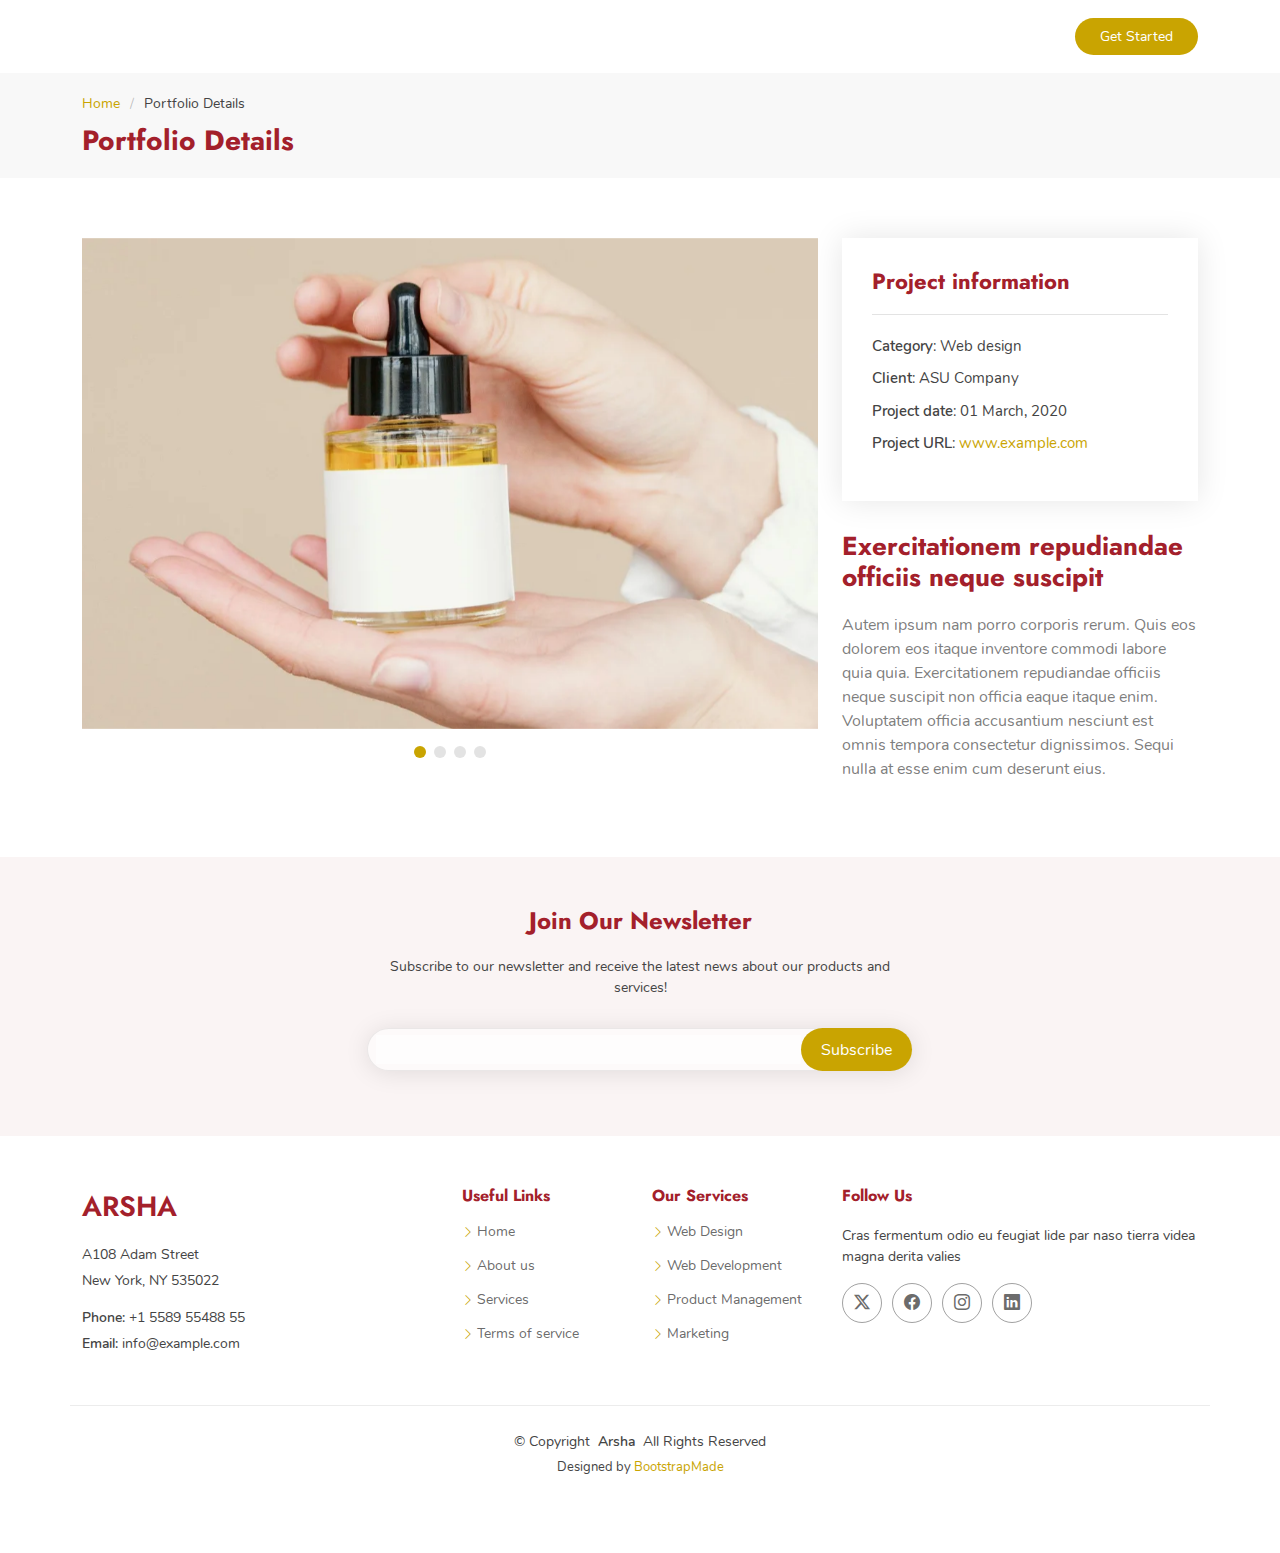
<file: portfolio-details.html>
<!DOCTYPE html>
<html lang="en">

<head>
  <meta charset="utf-8">
  <meta content="width=device-width, initial-scale=1.0" name="viewport">
  <title>Portfolio Details - Arsha Bootstrap Template</title>
  <meta name="description" content="">
  <meta name="keywords" content="">

  <!-- Favicons -->
  <link href="assets/img/favicon.png" rel="icon">
  <link href="assets/img/apple-touch-icon.png" rel="apple-touch-icon">

  <!-- Fonts -->
  <link href="https://fonts.googleapis.com" rel="preconnect">
  <link href="https://fonts.gstatic.com" rel="preconnect" crossorigin>
  <link href="https://fonts.googleapis.com/css2?family=Open+Sans:ital,wght@0,300;0,400;0,500;0,600;0,700;0,800;1,300;1,400;1,500;1,600;1,700;1,800&family=Poppins:ital,wght@0,100;0,200;0,300;0,400;0,500;0,600;0,700;0,800;0,900;1,100;1,200;1,300;1,400;1,500;1,600;1,700;1,800;1,900&family=Jost:ital,wght@0,100;0,200;0,300;0,400;0,500;0,600;0,700;0,800;0,900;1,100;1,200;1,300;1,400;1,500;1,600;1,700;1,800;1,900&display=swap" rel="stylesheet">

  <!-- Vendor CSS Files -->
  <link href="assets/vendor/bootstrap/css/bootstrap.min.css" rel="stylesheet">
  <link href="assets/vendor/bootstrap-icons/bootstrap-icons.css" rel="stylesheet">
  <link href="assets/vendor/aos/aos.css" rel="stylesheet">
  <link href="assets/vendor/glightbox/css/glightbox.min.css" rel="stylesheet">
  <link href="assets/vendor/swiper/swiper-bundle.min.css" rel="stylesheet">

  <!-- Main CSS File -->
  <link href="assets/css/main.css" rel="stylesheet">

  <!-- =======================================================
  * Template Name: Arsha
  * Template URL: https://bootstrapmade.com/arsha-free-bootstrap-html-template-corporate/
  * Updated: Feb 22 2025 with Bootstrap v5.3.3
  * Author: BootstrapMade.com
  * License: https://bootstrapmade.com/license/
  ======================================================== -->
</head>

<body class="portfolio-details-page">

  <header id="header" class="header d-flex align-items-center sticky-top">
    <div class="container-fluid container-xl position-relative d-flex align-items-center">

      <a href="index.html" class="logo d-flex align-items-center me-auto">
        <!-- Uncomment the line below if you also wish to use an image logo -->
        <!-- <img src="assets/img/logo.webp" alt=""> -->
        <h1 class="sitename">Arsha</h1>
      </a>

      <nav id="navmenu" class="navmenu">
        <ul>
          <li><a href="#hero">Home</a></li>
          <li><a href="#about">About</a></li>
          <li><a href="#services">Services</a></li>
          <li><a href="#portfolio">Portfolio</a></li>
          <li><a href="#team">Team</a></li>
          <li><a href="#pricing">Pricing</a></li>
          <li><a href="blog.html">Blog</a></li>
          <li class="dropdown"><a href="#"><span>Dropdown</span> <i class="bi bi-chevron-down toggle-dropdown"></i></a>
            <ul>
              <li><a href="#">Dropdown 1</a></li>
              <li class="dropdown"><a href="#"><span>Deep Dropdown</span> <i class="bi bi-chevron-down toggle-dropdown"></i></a>
                <ul>
                  <li><a href="#">Deep Dropdown 1</a></li>
                  <li><a href="#">Deep Dropdown 2</a></li>
                  <li><a href="#">Deep Dropdown 3</a></li>
                  <li><a href="#">Deep Dropdown 4</a></li>
                  <li><a href="#">Deep Dropdown 5</a></li>
                </ul>
              </li>
              <li><a href="#">Dropdown 2</a></li>
              <li><a href="#">Dropdown 3</a></li>
              <li><a href="#">Dropdown 4</a></li>
            </ul>
          </li>
          <li><a href="#contact">Contact</a></li>
        </ul>
        <i class="mobile-nav-toggle d-xl-none bi bi-list"></i>
      </nav>

      <a class="btn-getstarted" href="#about">Get Started</a>

    </div>
  </header>

  <main class="main">

    <!-- Page Title -->
    <div class="page-title" data-aos="fade">
      <div class="container">
        <nav class="breadcrumbs">
          <ol>
            <li><a href="index.html">Home</a></li>
            <li class="current">Portfolio Details</li>
          </ol>
        </nav>
        <h1>Portfolio Details</h1>
      </div>
    </div><!-- End Page Title -->

    <!-- Portfolio Details Section -->
    <section id="portfolio-details" class="portfolio-details section">

      <div class="container" data-aos="fade-up" data-aos-delay="100">

        <div class="row gy-4">

          <div class="col-lg-8">
            <div class="portfolio-details-slider swiper init-swiper">

              <script type="application/json" class="swiper-config">
                {
                  "loop": true,
                  "speed": 600,
                  "autoplay": {
                    "delay": 5000
                  },
                  "slidesPerView": "auto",
                  "pagination": {
                    "el": ".swiper-pagination",
                    "type": "bullets",
                    "clickable": true
                  }
                }
              </script>

              <div class="swiper-wrapper align-items-center">

                <div class="swiper-slide">
                  <img src="assets/img/portfolio/portfolio-1.webp" alt="">
                </div>

                <div class="swiper-slide">
                  <img src="assets/img/portfolio/portfolio-10.webp" alt="">
                </div>

                <div class="swiper-slide">
                  <img src="assets/img/portfolio/portfolio-7.webp" alt="">
                </div>

                <div class="swiper-slide">
                  <img src="assets/img/portfolio/portfolio-4.webp" alt="">
                </div>

              </div>
              <div class="swiper-pagination"></div>
            </div>
          </div>

          <div class="col-lg-4">
            <div class="portfolio-info" data-aos="fade-up" data-aos-delay="200">
              <h3>Project information</h3>
              <ul>
                <li><strong>Category</strong>: Web design</li>
                <li><strong>Client</strong>: ASU Company</li>
                <li><strong>Project date</strong>: 01 March, 2020</li>
                <li><strong>Project URL</strong>: <a href="#">www.example.com</a></li>
              </ul>
            </div>
            <div class="portfolio-description" data-aos="fade-up" data-aos-delay="300">
              <h2>Exercitationem repudiandae officiis neque suscipit</h2>
              <p>
                Autem ipsum nam porro corporis rerum. Quis eos dolorem eos itaque inventore commodi labore quia quia. Exercitationem repudiandae officiis neque suscipit non officia eaque itaque enim. Voluptatem officia accusantium nesciunt est omnis tempora consectetur dignissimos. Sequi nulla at esse enim cum deserunt eius.
              </p>
            </div>
          </div>

        </div>

      </div>

    </section><!-- /Portfolio Details Section -->

  </main>

  <footer id="footer" class="footer">

    <div class="footer-newsletter">
      <div class="container">
        <div class="row justify-content-center text-center">
          <div class="col-lg-6">
            <h4>Join Our Newsletter</h4>
            <p>Subscribe to our newsletter and receive the latest news about our products and services!</p>
            <form action="forms/newsletter.php" method="post" class="php-email-form">
              <div class="newsletter-form"><input type="email" name="email"><input type="submit" value="Subscribe"></div>
              <div class="loading">Loading</div>
              <div class="error-message"></div>
              <div class="sent-message">Your subscription request has been sent. Thank you!</div>
            </form>
          </div>
        </div>
      </div>
    </div>

    <div class="container footer-top">
      <div class="row gy-4">
        <div class="col-lg-4 col-md-6 footer-about">
          <a href="index.html" class="d-flex align-items-center">
            <span class="sitename">Arsha</span>
          </a>
          <div class="footer-contact pt-3">
            <p>A108 Adam Street</p>
            <p>New York, NY 535022</p>
            <p class="mt-3"><strong>Phone:</strong> <span>+1 5589 55488 55</span></p>
            <p><strong>Email:</strong> <span>info@example.com</span></p>
          </div>
        </div>

        <div class="col-lg-2 col-md-3 footer-links">
          <h4>Useful Links</h4>
          <ul>
            <li><i class="bi bi-chevron-right"></i> <a href="#">Home</a></li>
            <li><i class="bi bi-chevron-right"></i> <a href="#">About us</a></li>
            <li><i class="bi bi-chevron-right"></i> <a href="#">Services</a></li>
            <li><i class="bi bi-chevron-right"></i> <a href="#">Terms of service</a></li>
          </ul>
        </div>

        <div class="col-lg-2 col-md-3 footer-links">
          <h4>Our Services</h4>
          <ul>
            <li><i class="bi bi-chevron-right"></i> <a href="#">Web Design</a></li>
            <li><i class="bi bi-chevron-right"></i> <a href="#">Web Development</a></li>
            <li><i class="bi bi-chevron-right"></i> <a href="#">Product Management</a></li>
            <li><i class="bi bi-chevron-right"></i> <a href="#">Marketing</a></li>
          </ul>
        </div>

        <div class="col-lg-4 col-md-12">
          <h4>Follow Us</h4>
          <p>Cras fermentum odio eu feugiat lide par naso tierra videa magna derita valies</p>
          <div class="social-links d-flex">
            <a href=""><i class="bi bi-twitter-x"></i></a>
            <a href=""><i class="bi bi-facebook"></i></a>
            <a href=""><i class="bi bi-instagram"></i></a>
            <a href=""><i class="bi bi-linkedin"></i></a>
          </div>
        </div>

      </div>
    </div>

    <div class="container copyright text-center mt-4">
      <p>© <span>Copyright</span> <strong class="px-1 sitename">Arsha</strong> <span>All Rights Reserved</span></p>
      <div class="credits">
        <!-- All the links in the footer should remain intact. -->
        <!-- You can delete the links only if you've purchased the pro version. -->
        <!-- Licensing information: https://bootstrapmade.com/license/ -->
        <!-- Purchase the pro version with working PHP/AJAX contact form: [buy-url] -->
        Designed by <a href="https://bootstrapmade.com/">BootstrapMade</a>
      </div>
    </div>

  </footer>

  <!-- Scroll Top -->
  <a href="#" id="scroll-top" class="scroll-top d-flex align-items-center justify-content-center"><i class="bi bi-arrow-up-short"></i></a>

  <!-- Preloader -->
  <div id="preloader"></div>

  <!-- Vendor JS Files -->
  <script src="assets/vendor/bootstrap/js/bootstrap.bundle.min.js"></script>
  <script src="assets/vendor/php-email-form/validate.js"></script>
  <script src="assets/vendor/aos/aos.js"></script>
  <script src="assets/vendor/glightbox/js/glightbox.min.js"></script>
  <script src="assets/vendor/swiper/swiper-bundle.min.js"></script>
  <script src="assets/vendor/waypoints/noframework.waypoints.js"></script>
  <script src="assets/vendor/imagesloaded/imagesloaded.pkgd.min.js"></script>
  <script src="assets/vendor/isotope-layout/isotope.pkgd.min.js"></script>

  <!-- Main JS File -->
  <script src="assets/js/main.js"></script>

</body>

</html>
</file>
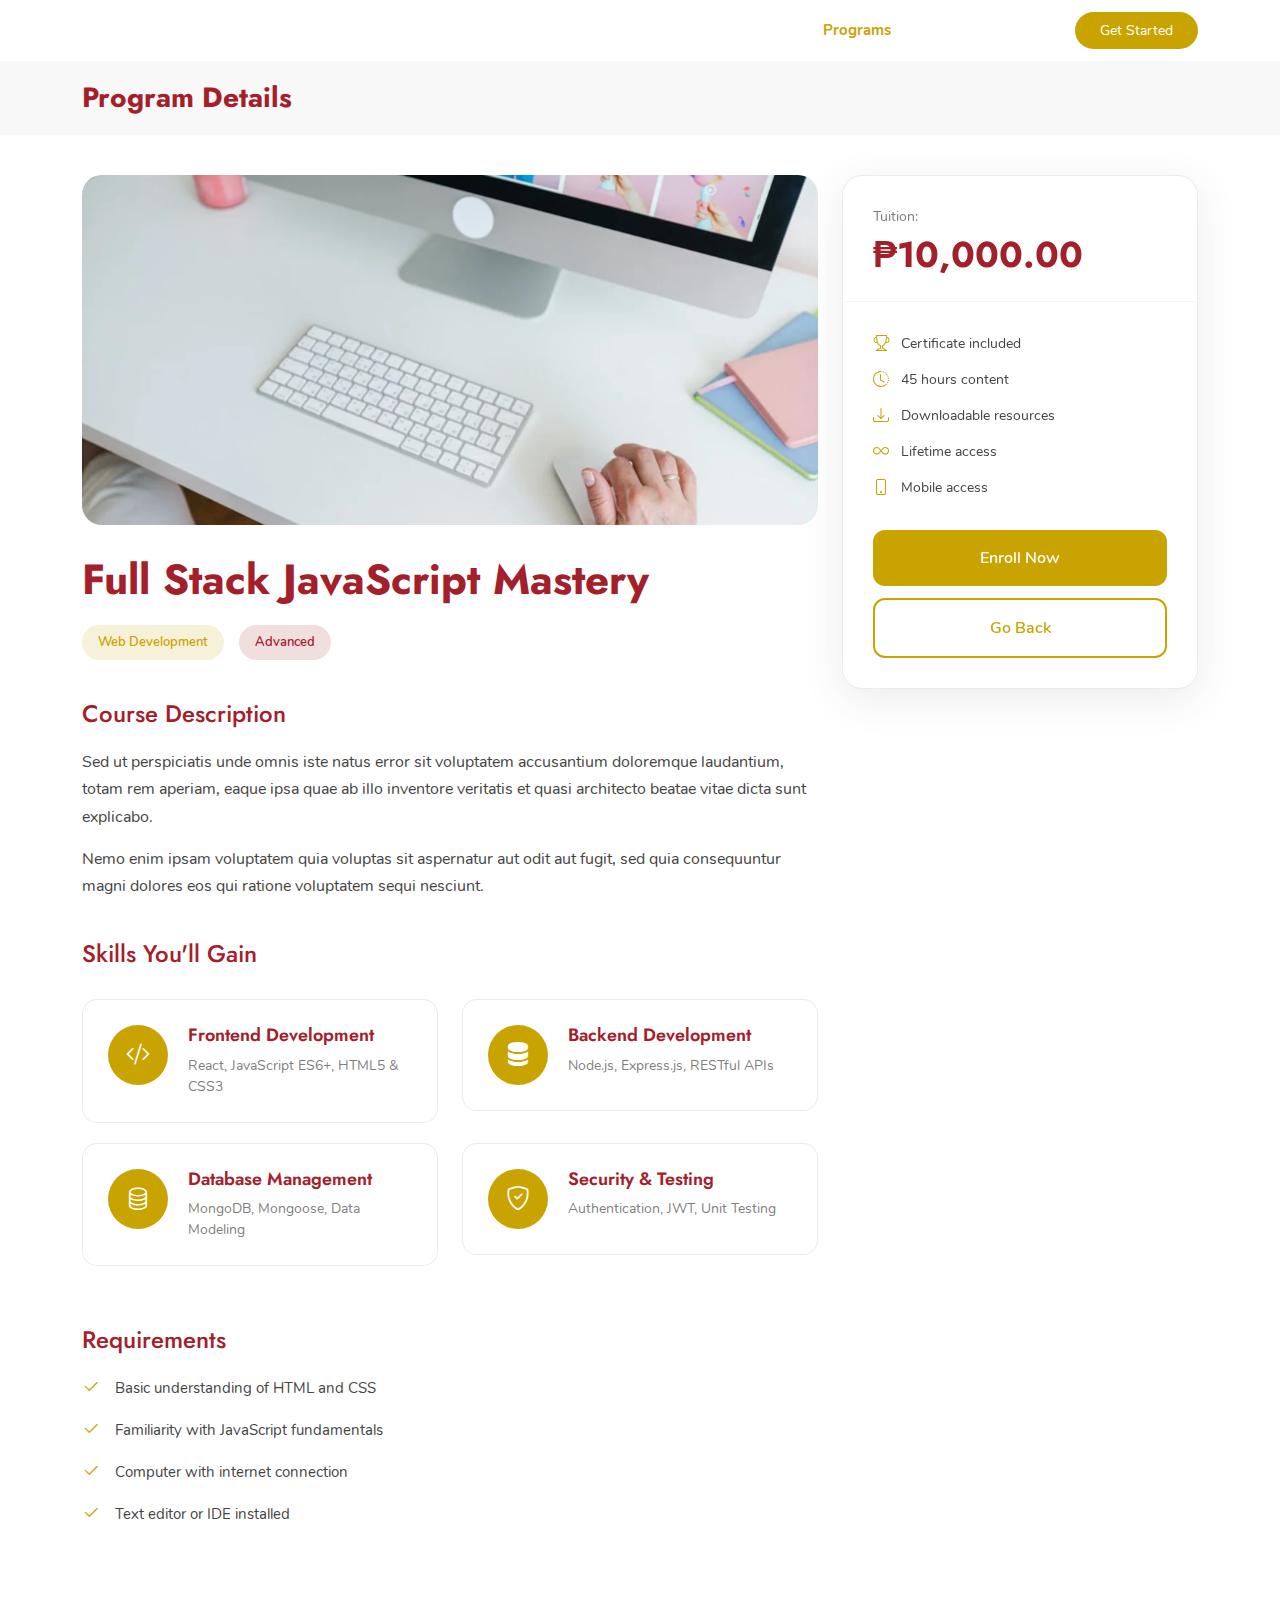
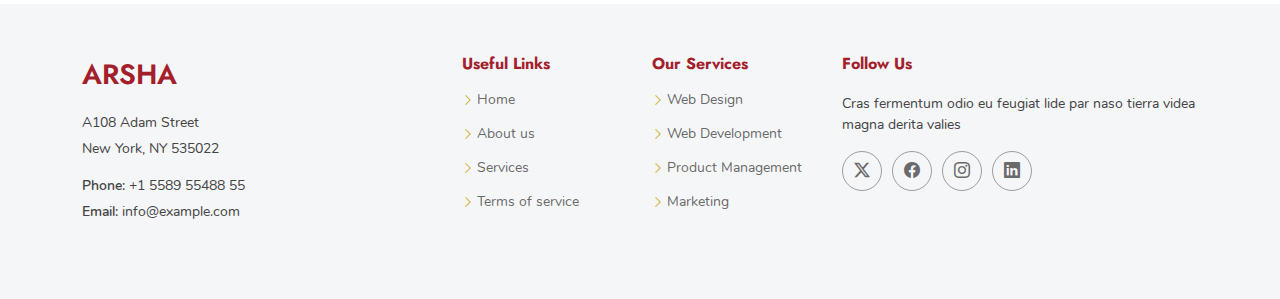
<file: program-details.html>
<!DOCTYPE html>
<html lang="en">

<head>
  <meta charset="utf-8">
  <meta content="width=device-width, initial-scale=1.0" name="viewport">
  <title>Index - Arsha Bootstrap Template</title>
  <meta name="description" content="">
  <meta name="keywords" content="">

  <!-- Favicons -->
  <link href="assets/img/favicon.png" rel="icon">
  <link href="assets/img/apple-touch-icon.png" rel="apple-touch-icon">

  <!-- Fonts -->
  <link href="https://fonts.googleapis.com" rel="preconnect">
  <link href="https://fonts.gstatic.com" rel="preconnect" crossorigin>
  <link href="https://fonts.googleapis.com/css2?family=Open+Sans:ital,wght@0,300;0,400;0,500;0,600;0,700;0,800;1,300;1,400;1,500;1,600;1,700;1,800&family=Poppins:ital,wght@0,100;0,200;0,300;0,400;0,500;0,600;0,700;0,800;0,900;1,100;1,200;1,300;1,400;1,500;1,600;1,700;1,800;1,900&family=Jost:ital,wght@0,100;0,200;0,300;0,400;0,500;0,600;0,700;0,800;0,900;1,100;1,200;1,300;1,400;1,500;1,600;1,700;1,800;1,900&display=swap" rel="stylesheet">

  <!-- Vendor CSS Files -->
  <link href="assets/vendor/bootstrap/css/bootstrap.min.css" rel="stylesheet">
  <link href="assets/vendor/bootstrap-icons/bootstrap-icons.css" rel="stylesheet">
  <link href="assets/vendor/aos/aos.css" rel="stylesheet">
  <link href="assets/vendor/glightbox/css/glightbox.min.css" rel="stylesheet">
  <link href="assets/vendor/swiper/swiper-bundle.min.css" rel="stylesheet">

  <!-- Main CSS File -->
  <link href="assets/css/main.css" rel="stylesheet">
  <link href="assets/css/programs.css" rel="stylesheet">

  <!-- =======================================================
  * Template Name: Arsha
  * Template URL: https://bootstrapmade.com/arsha-free-bootstrap-html-template-corporate/
  * Updated: Feb 22 2025 with Bootstrap v5.3.3
  * Author: BootstrapMade.com
  * License: https://bootstrapmade.com/license/
  ======================================================== -->
</head>

<body class="program-details-page">

  <header id="header" class="header d-flex align-items-center sticky-top">
    <div class="container-fluid container-xl position-relative d-flex align-items-center">

      <a href="index.html" class="logo d-flex align-items-center me-auto">
        <!-- Uncomment the line below if you also wish to use an image logo -->
        <!-- <img src="assets/img/logo.webp" alt=""> -->
        <h1 class="sitename">Arsha</h1>
      </a>

      <nav id="navmenu" class="navmenu">
        <ul>
          <li><a href="#hero" >Home</a></li>
          <li><a href="#about">About</a></li>
          <li><a href="index.html#team">Team</a></li>
          <li><a href="#programs" class="active">Programs</a></li>
          <li><a href="#news">News</a></li>
          <!-- <li><a href="blog.html">Blog</a></li>
          <li class="dropdown"><a href="#"><span>Dropdown</span> <i class="bi bi-chevron-down toggle-dropdown"></i></a>
            <ul>
              <li><a href="#">Dropdown 1</a></li>
              <li class="dropdown"><a href="#"><span>Deep Dropdown</span> <i class="bi bi-chevron-down toggle-dropdown"></i></a>
                <ul>
                  <li><a href="#">Deep Dropdown 1</a></li>
                  <li><a href="#">Deep Dropdown 2</a></li>
                  <li><a href="#">Deep Dropdown 3</a></li>
                  <li><a href="#">Deep Dropdown 4</a></li>
                  <li><a href="#">Deep Dropdown 5</a></li>
                </ul>
              </li>
              <li><a href="#">Dropdown 2</a></li>
              <li><a href="#">Dropdown 3</a></li>
              <li><a href="#">Dropdown 4</a></li>
            </ul>
          </li> -->
          <li><a href="#contact">Contact</a></li>
        </ul>
        <i class="mobile-nav-toggle d-xl-none bi bi-list"></i>
      </nav>

      <a class="btn-getstarted" href="#about">Get Started</a>

    </div>
  </header>

  <main class="main">

    <!-- Page Title -->
    <div class="page-title light-background">
      <div class="container d-lg-flex justify-content-between align-items-center">
        <h1 class="mb-2 mb-lg-0">Program Details</h1>
      </div>
    </div><!-- End Page Title -->

    <!-- Program Details Section -->
    <section id="program-details" class="program-details section" style="padding-top: 40px;">

      <div class="container" data-aos="fade-up" data-aos-delay="100">

        <div class="row">
          <div class="col-lg-8">

            <!-- Course Hero -->
            <div class="course-hero" data-aos="fade-up" data-aos-delay="200">
              <div class="hero-content">
                <div class="hero-image">
                    <img src="assets/img/education/courses-8.webp" alt="Course Preview" class="img-fluid">
                </div>
                <h1>Full Stack JavaScript Mastery</h1>
                <div class="course-badge">
                  <span class="category">Web Development</span>
                  <span class="level">Advanced</span>
                </div>
              </div>
            </div><!-- End Course Hero -->

            <!-- Course Navigation Tabs -->
            <div class="course-nav-tabs" data-aos="fade-up" data-aos-delay="300">

              <div class="tab-content" id="program-detailsCourseTabContent">

                <!-- Overview Tab -->
                <div class="tab-pane fade show active" id="program-detailsoverview" role="tabpanel">

                  <div class="overview-section">
                    <h3>Course Description</h3>
                    <p>Sed ut perspiciatis unde omnis iste natus error sit voluptatem accusantium doloremque laudantium, totam rem aperiam, eaque ipsa quae ab illo inventore veritatis et quasi architecto beatae vitae dicta sunt explicabo.</p>
                    <p>Nemo enim ipsam voluptatem quia voluptas sit aspernatur aut odit aut fugit, sed quia consequuntur magni dolores eos qui ratione voluptatem sequi nesciunt.</p>
                  </div>

                  <div class="skills-grid">
                    <h3>Skills You'll Gain</h3>
                    <div class="row">
                      <div class="col-md-6">
                        <div class="skill-item">
                          <div class="skill-icon">
                            <i class="bi bi-code-slash"></i>
                          </div>
                          <div class="skill-content">
                            <h5>Frontend Development</h5>
                            <p>React, JavaScript ES6+, HTML5 &amp; CSS3</p>
                          </div>
                        </div>
                      </div>
                      <div class="col-md-6">
                        <div class="skill-item">
                          <div class="skill-icon">
                            <i class="bi bi-server"></i>
                          </div>
                          <div class="skill-content">
                            <h5>Backend Development</h5>
                            <p>Node.js, Express.js, RESTful APIs</p>
                          </div>
                        </div>
                      </div>
                      <div class="col-md-6">
                        <div class="skill-item">
                          <div class="skill-icon">
                            <i class="bi bi-database"></i>
                          </div>
                          <div class="skill-content">
                            <h5>Database Management</h5>
                            <p>MongoDB, Mongoose, Data Modeling</p>
                          </div>
                        </div>
                      </div>
                      <div class="col-md-6">
                        <div class="skill-item">
                          <div class="skill-icon">
                            <i class="bi bi-shield-check"></i>
                          </div>
                          <div class="skill-content">
                            <h5>Security &amp; Testing</h5>
                            <p>Authentication, JWT, Unit Testing</p>
                          </div>
                        </div>
                      </div>
                    </div>
                  </div>

                  <div class="requirements-section">
                    <h3>Requirements</h3>
                    <ul class="requirements-list">
                      <li><i class="bi bi-check2"></i>Basic understanding of HTML and CSS</li>
                      <li><i class="bi bi-check2"></i>Familiarity with JavaScript fundamentals</li>
                      <li><i class="bi bi-check2"></i>Computer with internet connection</li>
                      <li><i class="bi bi-check2"></i>Text editor or IDE installed</li>
                    </ul>
                  </div>

                </div><!-- End Overview Tab -->

                <!-- Curriculum Tab -->
                <div class="tab-pane fade" id="program-detailscurriculum" role="tabpanel">

                  <div class="curriculum-overview">
                    <div class="curriculum-stats">
                      <div class="stat">
                        <i class="bi bi-collection-play"></i>
                        <span>12 Sections</span>
                      </div>
                      <div class="stat">
                        <i class="bi bi-play-circle"></i>
                        <span>89 Lectures</span>
                      </div>
                      <div class="stat">
                        <i class="bi bi-clock"></i>
                        <span>45h 32m</span>
                      </div>
                    </div>
                  </div>

                  <div class="accordion" id="curriculumAccordion">

                    <div class="accordion-item curriculum-module">
                      <h2 class="accordion-header">
                        <button class="accordion-button" type="button" data-bs-toggle="collapse" data-bs-target="#module1">
                          <div class="module-info">
                            <span class="module-title">JavaScript Fundamentals &amp; ES6+</span>
                            <span class="module-meta">8 lessons • 4h 15m</span>
                          </div>
                        </button>
                      </h2>
                      <div id="module1" class="accordion-collapse collapse show" data-bs-parent="#curriculumAccordion">
                        <div class="accordion-body">
                          <div class="lessons-list">
                            <div class="lesson">
                              <i class="bi bi-play-circle"></i>
                              <span class="lesson-title">Variables, Functions and Scope</span>
                              <span class="lesson-time">28 min</span>
                            </div>
                            <div class="lesson">
                              <i class="bi bi-play-circle"></i>
                              <span class="lesson-title">Arrow Functions and Destructuring</span>
                              <span class="lesson-time">35 min</span>
                            </div>
                            <div class="lesson">
                              <i class="bi bi-file-earmark-text"></i>
                              <span class="lesson-title">Promises and Async/Await</span>
                              <span class="lesson-time">42 min</span>
                            </div>
                          </div>
                        </div>
                      </div>
                    </div>

                    <div class="accordion-item curriculum-module">
                      <h2 class="accordion-header">
                        <button class="accordion-button collapsed" type="button" data-bs-toggle="collapse" data-bs-target="#module2">
                          <div class="module-info">
                            <span class="module-title">React Development Deep Dive</span>
                            <span class="module-meta">12 lessons • 7h 45m</span>
                          </div>
                        </button>
                      </h2>
                      <div id="module2" class="accordion-collapse collapse" data-bs-parent="#curriculumAccordion">
                        <div class="accordion-body">
                          <div class="lessons-list">
                            <div class="lesson">
                              <i class="bi bi-play-circle"></i>
                              <span class="lesson-title">Components and JSX Syntax</span>
                              <span class="lesson-time">32 min</span>
                            </div>
                            <div class="lesson">
                              <i class="bi bi-play-circle"></i>
                              <span class="lesson-title">State Management with Hooks</span>
                              <span class="lesson-time">48 min</span>
                            </div>
                          </div>
                        </div>
                      </div>
                    </div>

                    <div class="accordion-item curriculum-module">
                      <h2 class="accordion-header">
                        <button class="accordion-button collapsed" type="button" data-bs-toggle="collapse" data-bs-target="#module3">
                          <div class="module-info">
                            <span class="module-title">Node.js &amp; Server Development</span>
                            <span class="module-meta">15 lessons • 8h 20m</span>
                          </div>
                        </button>
                      </h2>
                      <div id="module3" class="accordion-collapse collapse" data-bs-parent="#curriculumAccordion">
                        <div class="accordion-body">
                          <div class="lessons-list">
                            <div class="lesson">
                              <i class="bi bi-play-circle"></i>
                              <span class="lesson-title">Express.js Server Setup</span>
                              <span class="lesson-time">25 min</span>
                            </div>
                            <div class="lesson">
                              <i class="bi bi-file-earmark-text"></i>
                              <span class="lesson-title">Building RESTful APIs</span>
                              <span class="lesson-time">55 min</span>
                            </div>
                          </div>
                        </div>
                      </div>
                    </div>

                  </div>

                </div><!-- End Curriculum Tab -->

                <!-- Reviews Tab -->
                <div class="tab-pane fade" id="program-detailsreviews" role="tabpanel">

                  <div class="reviews-summary">
                    <div class="rating-overview">
                      <div class="overall-rating">
                        <div class="rating-number">4.8</div>
                        <div class="rating-stars">
                          <i class="bi bi-star-fill"></i>
                          <i class="bi bi-star-fill"></i>
                          <i class="bi bi-star-fill"></i>
                          <i class="bi bi-star-fill"></i>
                          <i class="bi bi-star-half"></i>
                        </div>
                        <div class="rating-text">1,247 reviews</div>
                      </div>
                    </div>
                  </div>

                  <div class="reviews-list">
                    <div class="review-item">
                      <div class="reviewer-info">
                        <img src="assets/img/person/person-f-12.webp" alt="Reviewer" class="reviewer-avatar">
                        <div class="reviewer-details">
                          <h6>Jessica Chen</h6>
                          <div class="review-rating">
                            <i class="bi bi-star-fill"></i>
                            <i class="bi bi-star-fill"></i>
                            <i class="bi bi-star-fill"></i>
                            <i class="bi bi-star-fill"></i>
                            <i class="bi bi-star-fill"></i>
                          </div>
                        </div>
                        <span class="review-date">2 weeks ago</span>
                      </div>
                      <p class="review-text">Excepteur sint occaecat cupidatat non proident, sunt in culpa qui officia deserunt mollit anim id est laborum. The instructor explains complex concepts very clearly.</p>
                    </div>

                    <div class="review-item">
                      <div class="reviewer-info">
                        <img src="assets/img/person/person-m-5.webp" alt="Reviewer" class="reviewer-avatar">
                        <div class="reviewer-details">
                          <h6>David Thompson</h6>
                          <div class="review-rating">
                            <i class="bi bi-star-fill"></i>
                            <i class="bi bi-star-fill"></i>
                            <i class="bi bi-star-fill"></i>
                            <i class="bi bi-star-fill"></i>
                            <i class="bi bi-star"></i>
                          </div>
                        </div>
                        <span class="review-date">1 month ago</span>
                      </div>
                      <p class="review-text">Lorem ipsum dolor sit amet, consectetur adipiscing elit. Great practical examples and real-world projects that helped me understand the concepts better.</p>
                    </div>

                  </div>

                </div><!-- End Reviews Tab -->

              </div>
            </div><!-- End Course Navigation Tabs -->

          </div>

          <div class="col-lg-4">

            <!-- Enrollment Card -->
            <div class="enrollment-card" data-aos="fade-up" data-aos-delay="200">

              <div class="card-header">
                <div class="enrollment-count">
                  <span>Tuition:</span>
                </div>
                <div class="price-display">
                  <span class="current-price">₱10,000.00</span>
                </div>
                
              </div>

              <div class="card-body">
                <div class="course-highlights">
                  <div class="highlight-item">
                    <i class="bi bi-trophy"></i>
                    <span>Certificate included</span>
                  </div>
                  <div class="highlight-item">
                    <i class="bi bi-clock-history"></i>
                    <span>45 hours content</span>
                  </div>
                  <div class="highlight-item">
                    <i class="bi bi-download"></i>
                    <span>Downloadable resources</span>
                  </div>
                  <div class="highlight-item">
                    <i class="bi bi-infinity"></i>
                    <span>Lifetime access</span>
                  </div>
                  <div class="highlight-item">
                    <i class="bi bi-phone"></i>
                    <span>Mobile access</span>
                  </div>
                </div>

                <div class="action-buttons">
                  <button class="btn-primary">Enroll Now</button>
                  <button class="btn-secondary">Go Back</button>
                </div>
              </div>

            </div><!-- End Enrollment Card -->

          </div>

        </div>

      </div>

    </section><!-- /Program Details Section -->

  </main>

  <footer id="footer" class="footer light-background">
    <div class="container footer-top">
      <div class="row gy-4">
        <div class="col-lg-4 col-md-6 footer-about">
          <a href="index.html" class="d-flex align-items-center">
            <span class="sitename">Arsha</span>
          </a>
          <div class="footer-contact pt-3">
            <p>A108 Adam Street</p>
            <p>New York, NY 535022</p>
            <p class="mt-3"><strong>Phone:</strong> <span>+1 5589 55488 55</span></p>
            <p><strong>Email:</strong> <span>info@example.com</span></p>
          </div>
        </div>

        <div class="col-lg-2 col-md-3 footer-links">
          <h4>Useful Links</h4>
          <ul>
            <li><i class="bi bi-chevron-right"></i> <a href="#">Home</a></li>
            <li><i class="bi bi-chevron-right"></i> <a href="#">About us</a></li>
            <li><i class="bi bi-chevron-right"></i> <a href="#">Services</a></li>
            <li><i class="bi bi-chevron-right"></i> <a href="#">Terms of service</a></li>
          </ul>
        </div>

        <div class="col-lg-2 col-md-3 footer-links">
          <h4>Our Services</h4>
          <ul>
            <li><i class="bi bi-chevron-right"></i> <a href="#">Web Design</a></li>
            <li><i class="bi bi-chevron-right"></i> <a href="#">Web Development</a></li>
            <li><i class="bi bi-chevron-right"></i> <a href="#">Product Management</a></li>
            <li><i class="bi bi-chevron-right"></i> <a href="#">Marketing</a></li>
          </ul>
        </div>

        <div class="col-lg-4 col-md-12">
          <h4>Follow Us</h4>
          <p>Cras fermentum odio eu feugiat lide par naso tierra videa magna derita valies</p>
          <div class="social-links d-flex">
            <a href=""><i class="bi bi-twitter-x"></i></a>
            <a href=""><i class="bi bi-facebook"></i></a>
            <a href=""><i class="bi bi-instagram"></i></a>
            <a href=""><i class="bi bi-linkedin"></i></a>
          </div>
        </div>

      </div>
    </div>

  </footer>

  <!-- Scroll Top -->
  <a href="#" id="scroll-top" class="scroll-top d-flex align-items-center justify-content-center"><i class="bi bi-arrow-up-short"></i></a>

  <!-- Preloader -->
  <div id="preloader"></div>

  <!-- Vendor JS Files -->
  <script src="assets/vendor/bootstrap/js/bootstrap.bundle.min.js"></script>
  <script src="assets/vendor/php-email-form/validate.js"></script>
  <script src="assets/vendor/aos/aos.js"></script>
  <script src="assets/vendor/purecounter/purecounter_vanilla.js"></script>
  <script src="assets/vendor/swiper/swiper-bundle.min.js"></script>

  <!-- Main JS File -->
  <script src="assets/js/main.js"></script>

</body>

</html>
</file>
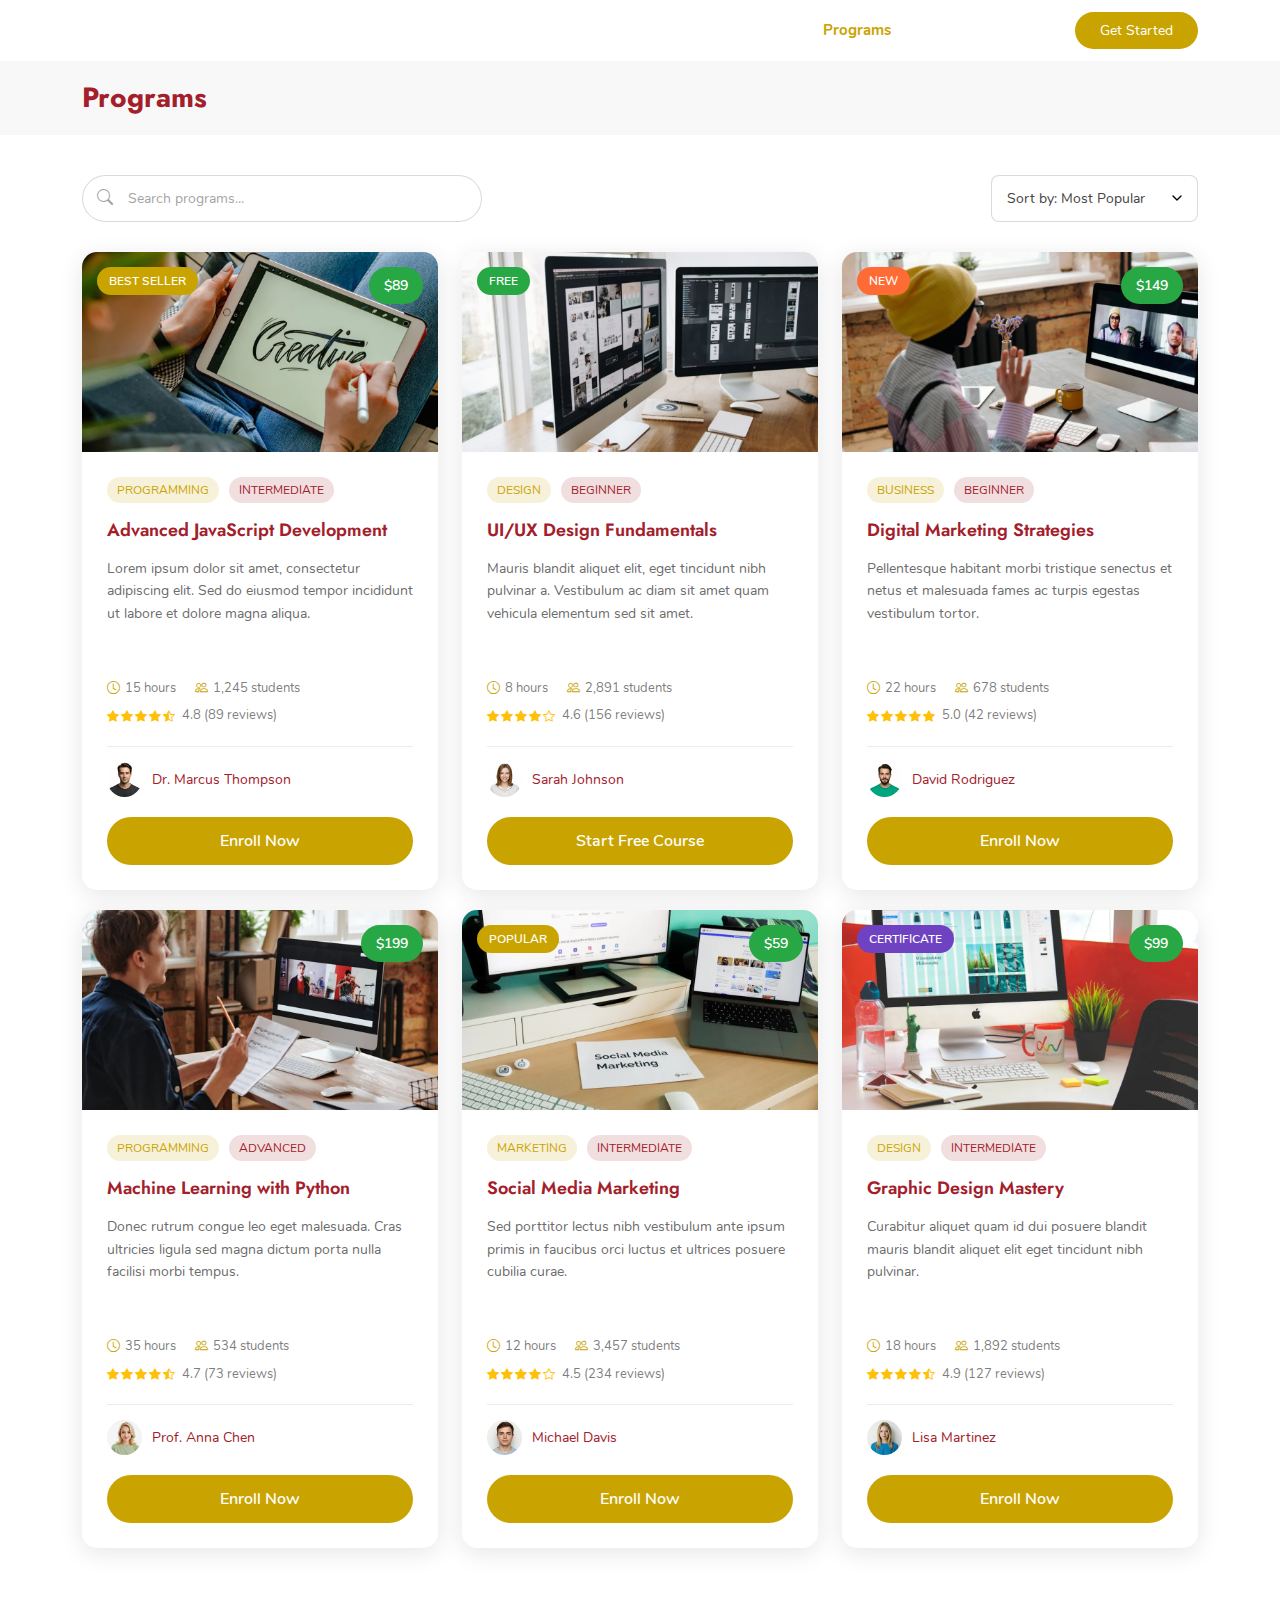
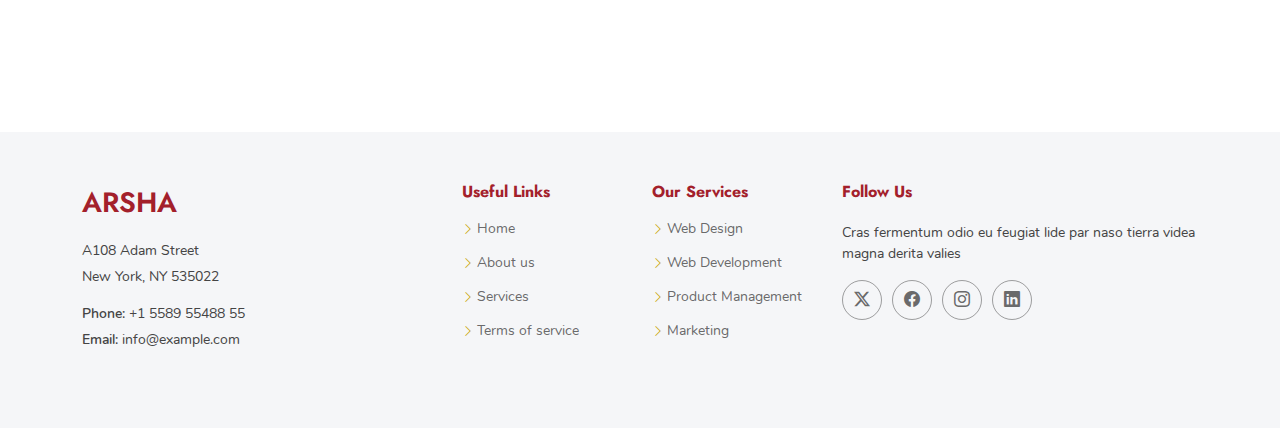
<file: programs.html>
<!DOCTYPE html>
<html lang="en">

<head>
  <meta charset="utf-8">
  <meta content="width=device-width, initial-scale=1.0" name="viewport">
  <title>Index - Arsha Bootstrap Template</title>
  <meta name="description" content="">
  <meta name="keywords" content="">

  <!-- Favicons -->
  <link href="assets/img/favicon.png" rel="icon">
  <link href="assets/img/apple-touch-icon.png" rel="apple-touch-icon">

  <!-- Fonts -->
  <link href="https://fonts.googleapis.com" rel="preconnect">
  <link href="https://fonts.gstatic.com" rel="preconnect" crossorigin>
  <link href="https://fonts.googleapis.com/css2?family=Open+Sans:ital,wght@0,300;0,400;0,500;0,600;0,700;0,800;1,300;1,400;1,500;1,600;1,700;1,800&family=Poppins:ital,wght@0,100;0,200;0,300;0,400;0,500;0,600;0,700;0,800;0,900;1,100;1,200;1,300;1,400;1,500;1,600;1,700;1,800;1,900&family=Jost:ital,wght@0,100;0,200;0,300;0,400;0,500;0,600;0,700;0,800;0,900;1,100;1,200;1,300;1,400;1,500;1,600;1,700;1,800;1,900&display=swap" rel="stylesheet">

  <!-- Vendor CSS Files -->
  <link href="assets/vendor/bootstrap/css/bootstrap.min.css" rel="stylesheet">
  <link href="assets/vendor/bootstrap-icons/bootstrap-icons.css" rel="stylesheet">
  <link href="assets/vendor/aos/aos.css" rel="stylesheet">
  <link href="assets/vendor/glightbox/css/glightbox.min.css" rel="stylesheet">
  <link href="assets/vendor/swiper/swiper-bundle.min.css" rel="stylesheet">

  <!-- Main CSS File -->
  <link href="assets/css/main.css" rel="stylesheet">
  <link href="assets/css/programs.css" rel="stylesheet">

  <!-- =======================================================
  * Template Name: Learner
  * Template URL: https://bootstrapmade.com/learner-bootstrap-course-template/
  * Updated: Jul 08 2025 with Bootstrap v5.3.7
  * Author: BootstrapMade.com
  * License: https://bootstrapmade.com/license/
  ======================================================== -->
</head>

<body class="programs-page">

  <header id="header" class="header d-flex align-items-center sticky-top">
    <div class="container-fluid container-xl position-relative d-flex align-items-center">

      <a href="index.html" class="logo d-flex align-items-center me-auto">
        <!-- Uncomment the line below if you also wish to use an image logo -->
        <!-- <img src="assets/img/logo.webp" alt=""> -->
        <h1 class="sitename">Arsha</h1>
      </a>

      <nav id="navmenu" class="navmenu">
        <ul>
          <li><a href="#hero" >Home</a></li>
          <li><a href="#about">About</a></li>
          <li><a href="index.html#team">Team</a></li>
          <li><a href="#programs" class="active">Programs</a></li>
          <li><a href="#news">News</a></li>
          <!-- <li><a href="blog.html">Blog</a></li>
          <li class="dropdown"><a href="#"><span>Dropdown</span> <i class="bi bi-chevron-down toggle-dropdown"></i></a>
            <ul>
              <li><a href="#">Dropdown 1</a></li>
              <li class="dropdown"><a href="#"><span>Deep Dropdown</span> <i class="bi bi-chevron-down toggle-dropdown"></i></a>
                <ul>
                  <li><a href="#">Deep Dropdown 1</a></li>
                  <li><a href="#">Deep Dropdown 2</a></li>
                  <li><a href="#">Deep Dropdown 3</a></li>
                  <li><a href="#">Deep Dropdown 4</a></li>
                  <li><a href="#">Deep Dropdown 5</a></li>
                </ul>
              </li>
              <li><a href="#">Dropdown 2</a></li>
              <li><a href="#">Dropdown 3</a></li>
              <li><a href="#">Dropdown 4</a></li>
            </ul>
          </li> -->
          <li><a href="#contact">Contact</a></li>
        </ul>
        <i class="mobile-nav-toggle d-xl-none bi bi-list"></i>
      </nav>

      <a class="btn-getstarted" href="#about">Get Started</a>

    </div>
  </header>

  <main class="main">

    <!-- Page Title -->
    <div class="page-title light-background">
      <div class="container d-lg-flex justify-content-between align-items-center">
        <h1 class="mb-2 mb-lg-0">Programs</h1>
      </div>
    </div><!-- End Page Title -->

    <!-- Programs 2 Section -->
    <section id="programs-2" class="programs-2 section" style="padding-top: 40px;">

      <div class="container" data-aos="fade-up" data-aos-delay="100">

        <div class="row">
          <div class="col-lg-12">
            <div class="programs-header" data-aos="fade-left" data-aos-delay="100">
              <div class="search-box">
                <i class="bi bi-search"></i>
                <input type="text" placeholder="Search programs...">
              </div>
              <div class="sort-dropdown">
                <select>
                  <option>Sort by: Most Popular</option>
                  <option>Newest First</option>
                  <option>Price: Low to High</option>
                  <option>Price: High to Low</option>
                  <option>Duration: Short to Long</option>
                </select>
              </div>
            </div>

            <div class="programs-grid" data-aos="fade-up" data-aos-delay="200">
              <div class="row">
                <div class="col-lg-4 col-md-4 card-padding">
                  <div class="course-card">
                    <div class="course-image">
                      <img src="assets/img/education/courses-3.webp" alt="Course" class="img-fluid">
                      <div class="course-badge">Best Seller</div>
                      <div class="course-price">$89</div>
                    </div>
                    <div class="course-content">
                      <div class="course-meta">
                        <span class="category">Programming</span>
                        <span class="level">Intermediate</span>
                      </div>
                      <h3>Advanced JavaScript Development</h3>
                      <p>Lorem ipsum dolor sit amet, consectetur adipiscing elit. Sed do eiusmod tempor incididunt ut labore et dolore magna aliqua.</p>
                      <div class="course-stats">
                        <div class="stat">
                          <i class="bi bi-clock"></i>
                          <span>15 hours</span>
                        </div>
                        <div class="stat">
                          <i class="bi bi-people"></i>
                          <span>1,245 students</span>
                        </div>
                        <div class="rating">
                          <i class="bi bi-star-fill"></i>
                          <i class="bi bi-star-fill"></i>
                          <i class="bi bi-star-fill"></i>
                          <i class="bi bi-star-fill"></i>
                          <i class="bi bi-star-half"></i>
                          <span>4.8 (89 reviews)</span>
                        </div>
                      </div>
                      <div class="instructor-info">
                        <img src="assets/img/person/person-m-3.webp" alt="Instructor" class="instructor-avatar">
                        <span class="instructor-name">Dr. Marcus Thompson</span>
                      </div>
                      <a href="enroll.html" class="btn-course">Enroll Now</a>
                    </div>
                  </div><!-- End Course Card -->
                </div>

                <div class="col-lg-4 col-md-4 card-padding">
                  <div class="course-card">
                    <div class="course-image">
                      <img src="assets/img/education/courses-7.webp" alt="Course" class="img-fluid">
                      <div class="course-badge badge-free">Free</div>
                    </div>
                    <div class="course-content">
                      <div class="course-meta">
                        <span class="category">Design</span>
                        <span class="level">Beginner</span>
                      </div>
                      <h3>UI/UX Design Fundamentals</h3>
                      <p>Mauris blandit aliquet elit, eget tincidunt nibh pulvinar a. Vestibulum ac diam sit amet quam vehicula elementum sed sit amet.</p>
                      <div class="course-stats">
                        <div class="stat">
                          <i class="bi bi-clock"></i>
                          <span>8 hours</span>
                        </div>
                        <div class="stat">
                          <i class="bi bi-people"></i>
                          <span>2,891 students</span>
                        </div>
                        <div class="rating">
                          <i class="bi bi-star-fill"></i>
                          <i class="bi bi-star-fill"></i>
                          <i class="bi bi-star-fill"></i>
                          <i class="bi bi-star-fill"></i>
                          <i class="bi bi-star"></i>
                          <span>4.6 (156 reviews)</span>
                        </div>
                      </div>
                      <div class="instructor-info">
                        <img src="assets/img/person/person-f-7.webp" alt="Instructor" class="instructor-avatar">
                        <span class="instructor-name">Sarah Johnson</span>
                      </div>
                      <a href="enroll.html" class="btn-course">Start Free Course</a>
                    </div>
                  </div><!-- End Course Card -->
                </div>

                <div class="col-lg-4 col-md-4 card-padding">
                  <div class="course-card">
                    <div class="course-image">
                      <img src="assets/img/education/courses-12.webp" alt="Course" class="img-fluid">
                      <div class="course-badge badge-new">New</div>
                      <div class="course-price">$149</div>
                    </div>
                    <div class="course-content">
                      <div class="course-meta">
                        <span class="category">Business</span>
                        <span class="level">Beginner</span>
                      </div>
                      <h3>Digital Marketing Strategies</h3>
                      <p>Pellentesque habitant morbi tristique senectus et netus et malesuada fames ac turpis egestas vestibulum tortor.</p>
                      <div class="course-stats">
                        <div class="stat">
                          <i class="bi bi-clock"></i>
                          <span>22 hours</span>
                        </div>
                        <div class="stat">
                          <i class="bi bi-people"></i>
                          <span>678 students</span>
                        </div>
                        <div class="rating">
                          <i class="bi bi-star-fill"></i>
                          <i class="bi bi-star-fill"></i>
                          <i class="bi bi-star-fill"></i>
                          <i class="bi bi-star-fill"></i>
                          <i class="bi bi-star-fill"></i>
                          <span>5.0 (42 reviews)</span>
                        </div>
                      </div>
                      <div class="instructor-info">
                        <img src="assets/img/person/person-m-8.webp" alt="Instructor" class="instructor-avatar">
                        <span class="instructor-name">David Rodriguez</span>
                      </div>
                      <a href="enroll.html" class="btn-course">Enroll Now</a>
                    </div>
                  </div><!-- End Course Card -->
                </div>

                <div class="col-lg-4 col-md-4 card-padding">
                  <div class="course-card">
                    <div class="course-image">
                      <img src="assets/img/education/courses-5.webp" alt="Course" class="img-fluid">
                      <div class="course-price">$199</div>
                    </div>
                    <div class="course-content">
                      <div class="course-meta">
                        <span class="category">Programming</span>
                        <span class="level">Advanced</span>
                      </div>
                      <h3>Machine Learning with Python</h3>
                      <p>Donec rutrum congue leo eget malesuada. Cras ultricies ligula sed magna dictum porta nulla facilisi morbi tempus.</p>
                      <div class="course-stats">
                        <div class="stat">
                          <i class="bi bi-clock"></i>
                          <span>35 hours</span>
                        </div>
                        <div class="stat">
                          <i class="bi bi-people"></i>
                          <span>534 students</span>
                        </div>
                        <div class="rating">
                          <i class="bi bi-star-fill"></i>
                          <i class="bi bi-star-fill"></i>
                          <i class="bi bi-star-fill"></i>
                          <i class="bi bi-star-fill"></i>
                          <i class="bi bi-star-half"></i>
                          <span>4.7 (73 reviews)</span>
                        </div>
                      </div>
                      <div class="instructor-info">
                        <img src="assets/img/person/person-f-12.webp" alt="Instructor" class="instructor-avatar">
                        <span class="instructor-name">Prof. Anna Chen</span>
                      </div>
                      <a href="enroll.html" class="btn-course">Enroll Now</a>
                    </div>
                  </div><!-- End Course Card -->
                </div>

                <div class="col-lg-4 col-md-4 card-padding">
                  <div class="course-card">
                    <div class="course-image">
                      <img src="assets/img/education/courses-9.webp" alt="Course" class="img-fluid">
                      <div class="course-badge">Popular</div>
                      <div class="course-price">$59</div>
                    </div>
                    <div class="course-content">
                      <div class="course-meta">
                        <span class="category">Marketing</span>
                        <span class="level">Intermediate</span>
                      </div>
                      <h3>Social Media Marketing</h3>
                      <p>Sed porttitor lectus nibh vestibulum ante ipsum primis in faucibus orci luctus et ultrices posuere cubilia curae.</p>
                      <div class="course-stats">
                        <div class="stat">
                          <i class="bi bi-clock"></i>
                          <span>12 hours</span>
                        </div>
                        <div class="stat">
                          <i class="bi bi-people"></i>
                          <span>3,457 students</span>
                        </div>
                        <div class="rating">
                          <i class="bi bi-star-fill"></i>
                          <i class="bi bi-star-fill"></i>
                          <i class="bi bi-star-fill"></i>
                          <i class="bi bi-star-fill"></i>
                          <i class="bi bi-star"></i>
                          <span>4.5 (234 reviews)</span>
                        </div>
                      </div>
                      <div class="instructor-info">
                        <img src="assets/img/person/person-m-5.webp" alt="Instructor" class="instructor-avatar">
                        <span class="instructor-name">Michael Davis</span>
                      </div>
                      <a href="enroll.html" class="btn-course">Enroll Now</a>
                    </div>
                  </div><!-- End Course Card -->
                </div>

                <div class="col-lg-4 col-md-4 card-padding">
                  <div class="course-card">
                    <div class="course-image">
                      <img src="assets/img/education/courses-14.webp" alt="Course" class="img-fluid">
                      <div class="course-badge badge-certificate">Certificate</div>
                      <div class="course-price">$99</div>
                    </div>
                    <div class="course-content">
                      <div class="course-meta">
                        <span class="category">Design</span>
                        <span class="level">Intermediate</span>
                      </div>
                      <h3>Graphic Design Mastery</h3>
                      <p>Curabitur aliquet quam id dui posuere blandit mauris blandit aliquet elit eget tincidunt nibh pulvinar.</p>
                      <div class="course-stats">
                        <div class="stat">
                          <i class="bi bi-clock"></i>
                          <span>18 hours</span>
                        </div>
                        <div class="stat">
                          <i class="bi bi-people"></i>
                          <span>1,892 students</span>
                        </div>
                        <div class="rating">
                          <i class="bi bi-star-fill"></i>
                          <i class="bi bi-star-fill"></i>
                          <i class="bi bi-star-fill"></i>
                          <i class="bi bi-star-fill"></i>
                          <i class="bi bi-star-half"></i>
                          <span>4.9 (127 reviews)</span>
                        </div>
                      </div>
                      <div class="instructor-info">
                        <img src="assets/img/person/person-f-9.webp" alt="Instructor" class="instructor-avatar">
                        <span class="instructor-name">Lisa Martinez</span>
                      </div>
                      <a href="enroll.html" class="btn-course">Enroll Now</a>
                    </div>
                  </div><!-- End Course Card -->
                </div>

              </div>
            </div><!-- End Programs Grid -->

            <div class="pagination-wrapper" data-aos="fade-up" data-aos-delay="300">
              <nav aria-label="Programs pagination">
                <ul class="pagination justify-content-center">
                  <li class="page-item disabled">
                    <a class="page-link" href="#" tabindex="-1" aria-disabled="true">
                      <i class="bi bi-chevron-left"></i>
                    </a>
                  </li>
                  <li class="page-item active">
                    <a class="page-link" href="#">1</a>
                  </li>
                  <li class="page-item">
                    <a class="page-link" href="#">2</a>
                  </li>
                  <li class="page-item">
                    <a class="page-link" href="#">3</a>
                  </li>
                  <li class="page-item">
                    <a class="page-link" href="#">
                      <i class="bi bi-chevron-right"></i>
                    </a>
                  </li>
                </ul>
              </nav>
            </div><!-- End Pagination -->

          </div>
        </div>

      </div>

    </section><!-- /Programs 2 Section -->

  </main>

  <footer id="footer" class="footer light-background">
    <div class="container footer-top">
      <div class="row gy-4">
        <div class="col-lg-4 col-md-6 footer-about">
          <a href="index.html" class="d-flex align-items-center">
            <span class="sitename">Arsha</span>
          </a>
          <div class="footer-contact pt-3">
            <p>A108 Adam Street</p>
            <p>New York, NY 535022</p>
            <p class="mt-3"><strong>Phone:</strong> <span>+1 5589 55488 55</span></p>
            <p><strong>Email:</strong> <span>info@example.com</span></p>
          </div>
        </div>

        <div class="col-lg-2 col-md-3 footer-links">
          <h4>Useful Links</h4>
          <ul>
            <li><i class="bi bi-chevron-right"></i> <a href="#">Home</a></li>
            <li><i class="bi bi-chevron-right"></i> <a href="#">About us</a></li>
            <li><i class="bi bi-chevron-right"></i> <a href="#">Services</a></li>
            <li><i class="bi bi-chevron-right"></i> <a href="#">Terms of service</a></li>
          </ul>
        </div>

        <div class="col-lg-2 col-md-3 footer-links">
          <h4>Our Services</h4>
          <ul>
            <li><i class="bi bi-chevron-right"></i> <a href="#">Web Design</a></li>
            <li><i class="bi bi-chevron-right"></i> <a href="#">Web Development</a></li>
            <li><i class="bi bi-chevron-right"></i> <a href="#">Product Management</a></li>
            <li><i class="bi bi-chevron-right"></i> <a href="#">Marketing</a></li>
          </ul>
        </div>

        <div class="col-lg-4 col-md-12">
          <h4>Follow Us</h4>
          <p>Cras fermentum odio eu feugiat lide par naso tierra videa magna derita valies</p>
          <div class="social-links d-flex">
            <a href=""><i class="bi bi-twitter-x"></i></a>
            <a href=""><i class="bi bi-facebook"></i></a>
            <a href=""><i class="bi bi-instagram"></i></a>
            <a href=""><i class="bi bi-linkedin"></i></a>
          </div>
        </div>

      </div>
    </div>

  </footer>

  <!-- Scroll Top -->
  <a href="#" id="scroll-top" class="scroll-top d-flex align-items-center justify-content-center"><i class="bi bi-arrow-up-short"></i></a>

  <!-- Preloader -->
  <div id="preloader"></div>

  <!-- Vendor JS Files -->
  <script src="assets/vendor/bootstrap/js/bootstrap.bundle.min.js"></script>
  <script src="assets/vendor/php-email-form/validate.js"></script>
  <script src="assets/vendor/aos/aos.js"></script>
  <script src="assets/vendor/purecounter/purecounter_vanilla.js"></script>
  <script src="assets/vendor/swiper/swiper-bundle.min.js"></script>

  <!-- Main JS File -->
  <script src="assets/js/main.js"></script>

</body>

</html>
</file>
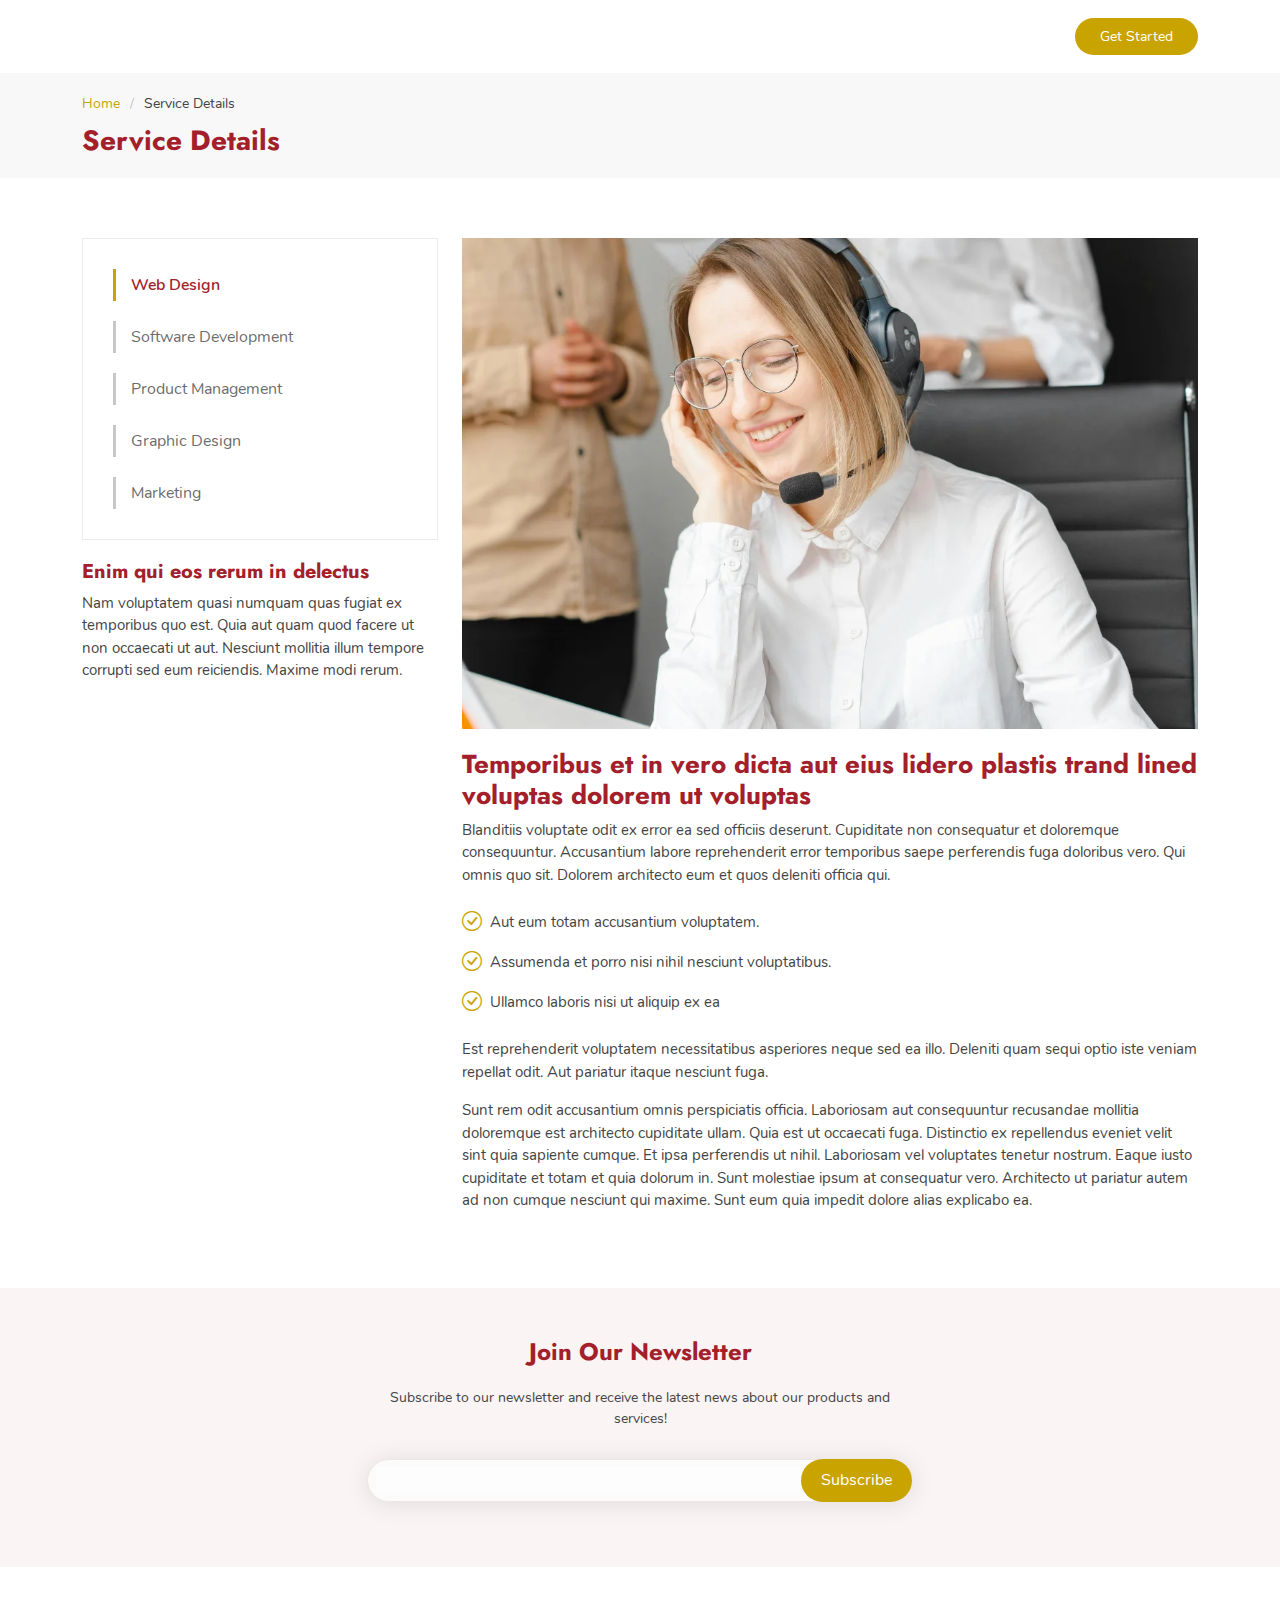
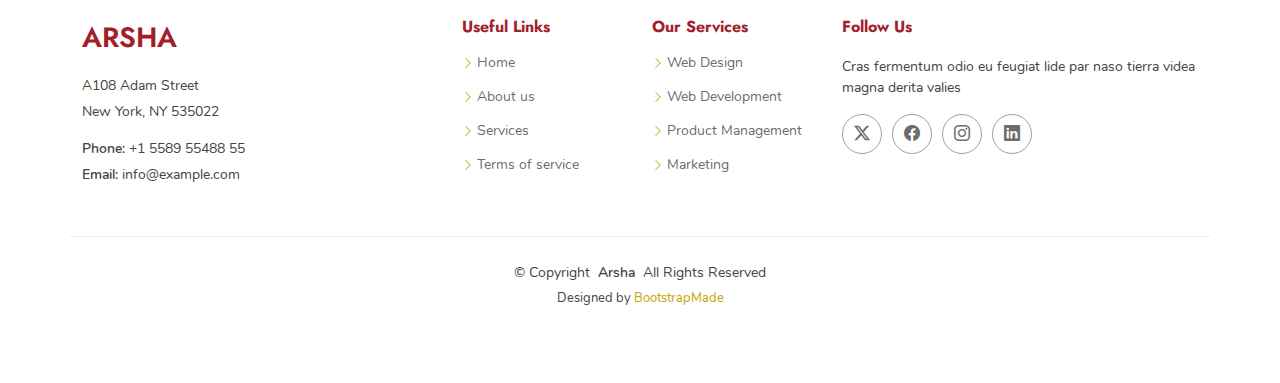
<file: service-details.html>
<!DOCTYPE html>
<html lang="en">

<head>
  <meta charset="utf-8">
  <meta content="width=device-width, initial-scale=1.0" name="viewport">
  <title>Service Details - Arsha Bootstrap Template</title>
  <meta name="description" content="">
  <meta name="keywords" content="">

  <!-- Favicons -->
  <link href="assets/img/favicon.png" rel="icon">
  <link href="assets/img/apple-touch-icon.png" rel="apple-touch-icon">

  <!-- Fonts -->
  <link href="https://fonts.googleapis.com" rel="preconnect">
  <link href="https://fonts.gstatic.com" rel="preconnect" crossorigin>
  <link href="https://fonts.googleapis.com/css2?family=Open+Sans:ital,wght@0,300;0,400;0,500;0,600;0,700;0,800;1,300;1,400;1,500;1,600;1,700;1,800&family=Poppins:ital,wght@0,100;0,200;0,300;0,400;0,500;0,600;0,700;0,800;0,900;1,100;1,200;1,300;1,400;1,500;1,600;1,700;1,800;1,900&family=Jost:ital,wght@0,100;0,200;0,300;0,400;0,500;0,600;0,700;0,800;0,900;1,100;1,200;1,300;1,400;1,500;1,600;1,700;1,800;1,900&display=swap" rel="stylesheet">

  <!-- Vendor CSS Files -->
  <link href="assets/vendor/bootstrap/css/bootstrap.min.css" rel="stylesheet">
  <link href="assets/vendor/bootstrap-icons/bootstrap-icons.css" rel="stylesheet">
  <link href="assets/vendor/aos/aos.css" rel="stylesheet">
  <link href="assets/vendor/glightbox/css/glightbox.min.css" rel="stylesheet">
  <link href="assets/vendor/swiper/swiper-bundle.min.css" rel="stylesheet">

  <!-- Main CSS File -->
  <link href="assets/css/main.css" rel="stylesheet">

  <!-- =======================================================
  * Template Name: Arsha
  * Template URL: https://bootstrapmade.com/arsha-free-bootstrap-html-template-corporate/
  * Updated: Feb 22 2025 with Bootstrap v5.3.3
  * Author: BootstrapMade.com
  * License: https://bootstrapmade.com/license/
  ======================================================== -->
</head>

<body class="service-details-page">

  <header id="header" class="header d-flex align-items-center sticky-top">
    <div class="container-fluid container-xl position-relative d-flex align-items-center">

      <a href="index.html" class="logo d-flex align-items-center me-auto">
        <!-- Uncomment the line below if you also wish to use an image logo -->
        <!-- <img src="assets/img/logo.webp" alt=""> -->
        <h1 class="sitename">Arsha</h1>
      </a>

      <nav id="navmenu" class="navmenu">
        <ul>
          <li><a href="#hero">Home</a></li>
          <li><a href="#about">About</a></li>
          <li><a href="#services">Services</a></li>
          <li><a href="#portfolio">Portfolio</a></li>
          <li><a href="#team">Team</a></li>
          <li><a href="#pricing">Pricing</a></li>
          <li><a href="blog.html">Blog</a></li>
          <li class="dropdown"><a href="#"><span>Dropdown</span> <i class="bi bi-chevron-down toggle-dropdown"></i></a>
            <ul>
              <li><a href="#">Dropdown 1</a></li>
              <li class="dropdown"><a href="#"><span>Deep Dropdown</span> <i class="bi bi-chevron-down toggle-dropdown"></i></a>
                <ul>
                  <li><a href="#">Deep Dropdown 1</a></li>
                  <li><a href="#">Deep Dropdown 2</a></li>
                  <li><a href="#">Deep Dropdown 3</a></li>
                  <li><a href="#">Deep Dropdown 4</a></li>
                  <li><a href="#">Deep Dropdown 5</a></li>
                </ul>
              </li>
              <li><a href="#">Dropdown 2</a></li>
              <li><a href="#">Dropdown 3</a></li>
              <li><a href="#">Dropdown 4</a></li>
            </ul>
          </li>
          <li><a href="#contact">Contact</a></li>
        </ul>
        <i class="mobile-nav-toggle d-xl-none bi bi-list"></i>
      </nav>

      <a class="btn-getstarted" href="#about">Get Started</a>

    </div>
  </header>

  <main class="main">

    <!-- Page Title -->
    <div class="page-title" data-aos="fade">
      <div class="container">
        <nav class="breadcrumbs">
          <ol>
            <li><a href="index.html">Home</a></li>
            <li class="current">Service Details</li>
          </ol>
        </nav>
        <h1>Service Details</h1>
      </div>
    </div><!-- End Page Title -->

    <!-- Service Details Section -->
    <section id="service-details" class="service-details section">

      <div class="container">

        <div class="row gy-4">

          <div class="col-lg-4" data-aos="fade-up" data-aos-delay="100">
            <div class="services-list">
              <a href="#" class="active">Web Design</a>
              <a href="#">Software Development</a>
              <a href="#">Product Management</a>
              <a href="#">Graphic Design</a>
              <a href="#">Marketing</a>
            </div>

            <h4>Enim qui eos rerum in delectus</h4>
            <p>Nam voluptatem quasi numquam quas fugiat ex temporibus quo est. Quia aut quam quod facere ut non occaecati ut aut. Nesciunt mollitia illum tempore corrupti sed eum reiciendis. Maxime modi rerum.</p>
          </div>

          <div class="col-lg-8" data-aos="fade-up" data-aos-delay="200">
            <img src="assets/img/services/services-4.webp" alt="" class="img-fluid services-img">
            <h3>Temporibus et in vero dicta aut eius lidero plastis trand lined voluptas dolorem ut voluptas</h3>
            <p>
              Blanditiis voluptate odit ex error ea sed officiis deserunt. Cupiditate non consequatur et doloremque consequuntur. Accusantium labore reprehenderit error temporibus saepe perferendis fuga doloribus vero. Qui omnis quo sit. Dolorem architecto eum et quos deleniti officia qui.
            </p>
            <ul>
              <li><i class="bi bi-check-circle"></i> <span>Aut eum totam accusantium voluptatem.</span></li>
              <li><i class="bi bi-check-circle"></i> <span>Assumenda et porro nisi nihil nesciunt voluptatibus.</span></li>
              <li><i class="bi bi-check-circle"></i> <span>Ullamco laboris nisi ut aliquip ex ea</span></li>
            </ul>
            <p>
              Est reprehenderit voluptatem necessitatibus asperiores neque sed ea illo. Deleniti quam sequi optio iste veniam repellat odit. Aut pariatur itaque nesciunt fuga.
            </p>
            <p>
              Sunt rem odit accusantium omnis perspiciatis officia. Laboriosam aut consequuntur recusandae mollitia doloremque est architecto cupiditate ullam. Quia est ut occaecati fuga. Distinctio ex repellendus eveniet velit sint quia sapiente cumque. Et ipsa perferendis ut nihil. Laboriosam vel voluptates tenetur nostrum. Eaque iusto cupiditate et totam et quia dolorum in. Sunt molestiae ipsum at consequatur vero. Architecto ut pariatur autem ad non cumque nesciunt qui maxime. Sunt eum quia impedit dolore alias explicabo ea.
            </p>
          </div>

        </div>

      </div>

    </section><!-- /Service Details Section -->

  </main>

  <footer id="footer" class="footer">

    <div class="footer-newsletter">
      <div class="container">
        <div class="row justify-content-center text-center">
          <div class="col-lg-6">
            <h4>Join Our Newsletter</h4>
            <p>Subscribe to our newsletter and receive the latest news about our products and services!</p>
            <form action="forms/newsletter.php" method="post" class="php-email-form">
              <div class="newsletter-form"><input type="email" name="email"><input type="submit" value="Subscribe"></div>
              <div class="loading">Loading</div>
              <div class="error-message"></div>
              <div class="sent-message">Your subscription request has been sent. Thank you!</div>
            </form>
          </div>
        </div>
      </div>
    </div>

    <div class="container footer-top">
      <div class="row gy-4">
        <div class="col-lg-4 col-md-6 footer-about">
          <a href="index.html" class="d-flex align-items-center">
            <span class="sitename">Arsha</span>
          </a>
          <div class="footer-contact pt-3">
            <p>A108 Adam Street</p>
            <p>New York, NY 535022</p>
            <p class="mt-3"><strong>Phone:</strong> <span>+1 5589 55488 55</span></p>
            <p><strong>Email:</strong> <span>info@example.com</span></p>
          </div>
        </div>

        <div class="col-lg-2 col-md-3 footer-links">
          <h4>Useful Links</h4>
          <ul>
            <li><i class="bi bi-chevron-right"></i> <a href="#">Home</a></li>
            <li><i class="bi bi-chevron-right"></i> <a href="#">About us</a></li>
            <li><i class="bi bi-chevron-right"></i> <a href="#">Services</a></li>
            <li><i class="bi bi-chevron-right"></i> <a href="#">Terms of service</a></li>
          </ul>
        </div>

        <div class="col-lg-2 col-md-3 footer-links">
          <h4>Our Services</h4>
          <ul>
            <li><i class="bi bi-chevron-right"></i> <a href="#">Web Design</a></li>
            <li><i class="bi bi-chevron-right"></i> <a href="#">Web Development</a></li>
            <li><i class="bi bi-chevron-right"></i> <a href="#">Product Management</a></li>
            <li><i class="bi bi-chevron-right"></i> <a href="#">Marketing</a></li>
          </ul>
        </div>

        <div class="col-lg-4 col-md-12">
          <h4>Follow Us</h4>
          <p>Cras fermentum odio eu feugiat lide par naso tierra videa magna derita valies</p>
          <div class="social-links d-flex">
            <a href=""><i class="bi bi-twitter-x"></i></a>
            <a href=""><i class="bi bi-facebook"></i></a>
            <a href=""><i class="bi bi-instagram"></i></a>
            <a href=""><i class="bi bi-linkedin"></i></a>
          </div>
        </div>

      </div>
    </div>

    <div class="container copyright text-center mt-4">
      <p>© <span>Copyright</span> <strong class="px-1 sitename">Arsha</strong> <span>All Rights Reserved</span></p>
      <div class="credits">
        <!-- All the links in the footer should remain intact. -->
        <!-- You can delete the links only if you've purchased the pro version. -->
        <!-- Licensing information: https://bootstrapmade.com/license/ -->
        <!-- Purchase the pro version with working PHP/AJAX contact form: [buy-url] -->
        Designed by <a href="https://bootstrapmade.com/">BootstrapMade</a>
      </div>
    </div>

  </footer>

  <!-- Scroll Top -->
  <a href="#" id="scroll-top" class="scroll-top d-flex align-items-center justify-content-center"><i class="bi bi-arrow-up-short"></i></a>

  <!-- Preloader -->
  <div id="preloader"></div>

  <!-- Vendor JS Files -->
  <script src="assets/vendor/bootstrap/js/bootstrap.bundle.min.js"></script>
  <script src="assets/vendor/php-email-form/validate.js"></script>
  <script src="assets/vendor/aos/aos.js"></script>
  <script src="assets/vendor/glightbox/js/glightbox.min.js"></script>
  <script src="assets/vendor/swiper/swiper-bundle.min.js"></script>
  <script src="assets/vendor/waypoints/noframework.waypoints.js"></script>
  <script src="assets/vendor/imagesloaded/imagesloaded.pkgd.min.js"></script>
  <script src="assets/vendor/isotope-layout/isotope.pkgd.min.js"></script>

  <!-- Main JS File -->
  <script src="assets/js/main.js"></script>

</body>

</html>
</file>
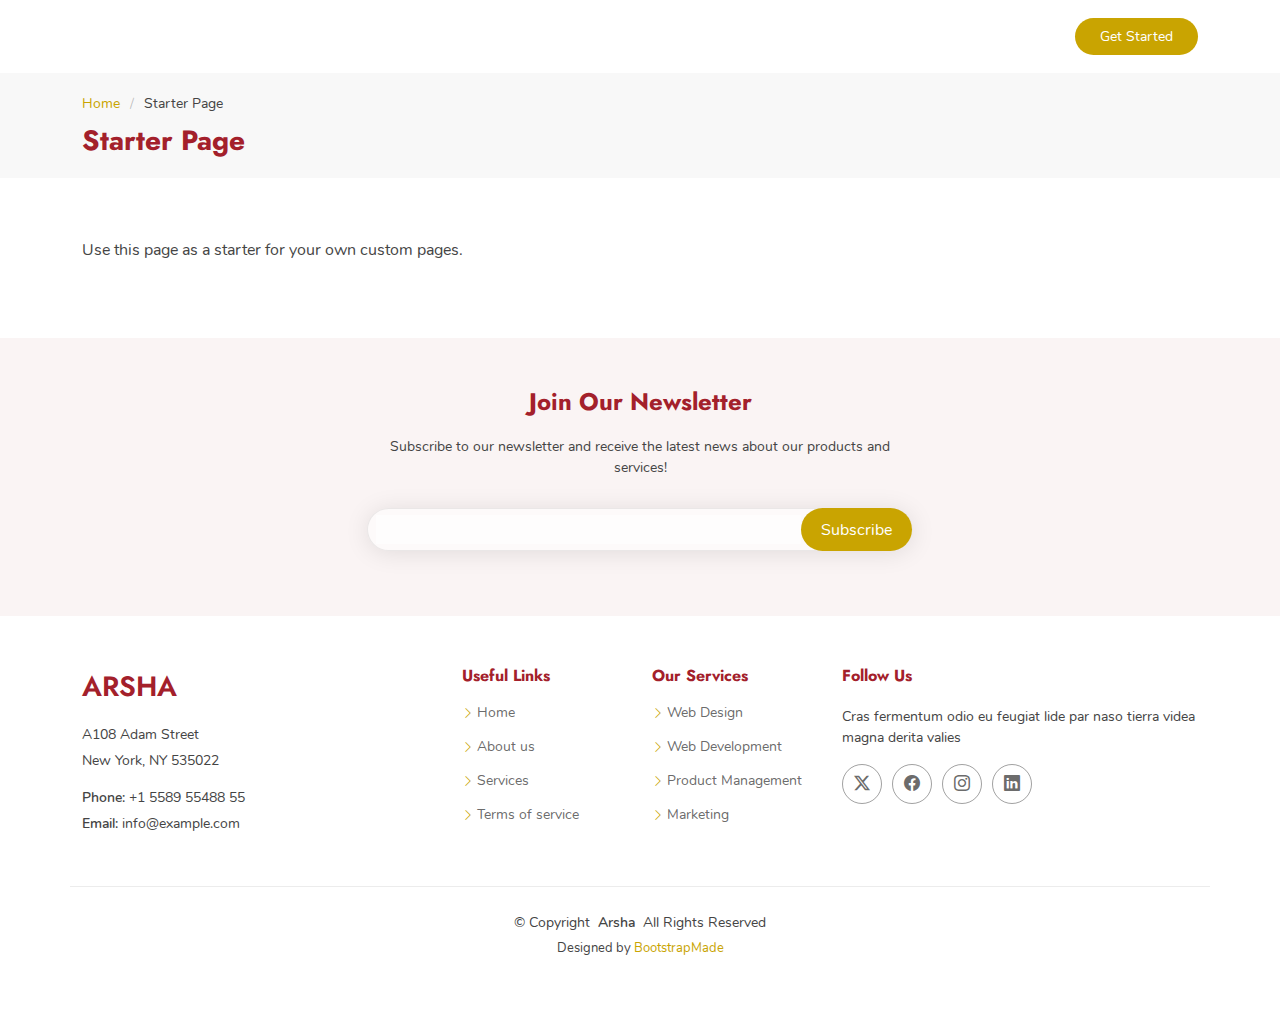
<file: starter-page.html>
<!DOCTYPE html>
<html lang="en">

<head>
  <meta charset="utf-8">
  <meta content="width=device-width, initial-scale=1.0" name="viewport">
  <title>Starter Page - Arsha Bootstrap Template</title>
  <meta name="description" content="">
  <meta name="keywords" content="">

  <!-- Favicons -->
  <link href="assets/img/favicon.png" rel="icon">
  <link href="assets/img/apple-touch-icon.png" rel="apple-touch-icon">

  <!-- Fonts -->
  <link href="https://fonts.googleapis.com" rel="preconnect">
  <link href="https://fonts.gstatic.com" rel="preconnect" crossorigin>
  <link href="https://fonts.googleapis.com/css2?family=Open+Sans:ital,wght@0,300;0,400;0,500;0,600;0,700;0,800;1,300;1,400;1,500;1,600;1,700;1,800&family=Poppins:ital,wght@0,100;0,200;0,300;0,400;0,500;0,600;0,700;0,800;0,900;1,100;1,200;1,300;1,400;1,500;1,600;1,700;1,800;1,900&family=Jost:ital,wght@0,100;0,200;0,300;0,400;0,500;0,600;0,700;0,800;0,900;1,100;1,200;1,300;1,400;1,500;1,600;1,700;1,800;1,900&display=swap" rel="stylesheet">

  <!-- Vendor CSS Files -->
  <link href="assets/vendor/bootstrap/css/bootstrap.min.css" rel="stylesheet">
  <link href="assets/vendor/bootstrap-icons/bootstrap-icons.css" rel="stylesheet">
  <link href="assets/vendor/aos/aos.css" rel="stylesheet">
  <link href="assets/vendor/glightbox/css/glightbox.min.css" rel="stylesheet">
  <link href="assets/vendor/swiper/swiper-bundle.min.css" rel="stylesheet">

  <!-- Main CSS File -->
  <link href="assets/css/main.css" rel="stylesheet">

  <!-- =======================================================
  * Template Name: Arsha
  * Template URL: https://bootstrapmade.com/arsha-free-bootstrap-html-template-corporate/
  * Updated: Feb 22 2025 with Bootstrap v5.3.3
  * Author: BootstrapMade.com
  * License: https://bootstrapmade.com/license/
  ======================================================== -->
</head>

<body class="starter-page-page">

  <header id="header" class="header d-flex align-items-center sticky-top">
    <div class="container-fluid container-xl position-relative d-flex align-items-center">

      <a href="index.html" class="logo d-flex align-items-center me-auto">
        <!-- Uncomment the line below if you also wish to use an image logo -->
        <!-- <img src="assets/img/logo.webp" alt=""> -->
        <h1 class="sitename">Arsha</h1>
      </a>

      <nav id="navmenu" class="navmenu">
        <ul>
          <li><a href="#hero">Home</a></li>
          <li><a href="#about">About</a></li>
          <li><a href="#services">Services</a></li>
          <li><a href="#portfolio">Portfolio</a></li>
          <li><a href="#team">Team</a></li>
          <li><a href="#pricing">Pricing</a></li>
          <li><a href="blog.html">Blog</a></li>
          <li class="dropdown"><a href="#"><span>Dropdown</span> <i class="bi bi-chevron-down toggle-dropdown"></i></a>
            <ul>
              <li><a href="#">Dropdown 1</a></li>
              <li class="dropdown"><a href="#"><span>Deep Dropdown</span> <i class="bi bi-chevron-down toggle-dropdown"></i></a>
                <ul>
                  <li><a href="#">Deep Dropdown 1</a></li>
                  <li><a href="#">Deep Dropdown 2</a></li>
                  <li><a href="#">Deep Dropdown 3</a></li>
                  <li><a href="#">Deep Dropdown 4</a></li>
                  <li><a href="#">Deep Dropdown 5</a></li>
                </ul>
              </li>
              <li><a href="#">Dropdown 2</a></li>
              <li><a href="#">Dropdown 3</a></li>
              <li><a href="#">Dropdown 4</a></li>
            </ul>
          </li>
          <li><a href="#contact">Contact</a></li>
        </ul>
        <i class="mobile-nav-toggle d-xl-none bi bi-list"></i>
      </nav>

      <a class="btn-getstarted" href="#about">Get Started</a>

    </div>
  </header>

  <main class="main">

    <!-- Page Title -->
    <div class="page-title" data-aos="fade">
      <div class="container">
        <nav class="breadcrumbs">
          <ol>
            <li><a href="index.html">Home</a></li>
            <li class="current">Starter Page</li>
          </ol>
        </nav>
        <h1>Starter Page</h1>
      </div>
    </div><!-- End Page Title -->

    <!-- Starter Section Section -->
    <section id="starter-section" class="starter-section section">

      <div class="container" data-aos="fade-up">
        <p>Use this page as a starter for your own custom pages.</p>
      </div>

    </section><!-- /Starter Section Section -->

  </main>

  <footer id="footer" class="footer">

    <div class="footer-newsletter">
      <div class="container">
        <div class="row justify-content-center text-center">
          <div class="col-lg-6">
            <h4>Join Our Newsletter</h4>
            <p>Subscribe to our newsletter and receive the latest news about our products and services!</p>
            <form action="forms/newsletter.php" method="post" class="php-email-form">
              <div class="newsletter-form"><input type="email" name="email"><input type="submit" value="Subscribe"></div>
              <div class="loading">Loading</div>
              <div class="error-message"></div>
              <div class="sent-message">Your subscription request has been sent. Thank you!</div>
            </form>
          </div>
        </div>
      </div>
    </div>

    <div class="container footer-top">
      <div class="row gy-4">
        <div class="col-lg-4 col-md-6 footer-about">
          <a href="index.html" class="d-flex align-items-center">
            <span class="sitename">Arsha</span>
          </a>
          <div class="footer-contact pt-3">
            <p>A108 Adam Street</p>
            <p>New York, NY 535022</p>
            <p class="mt-3"><strong>Phone:</strong> <span>+1 5589 55488 55</span></p>
            <p><strong>Email:</strong> <span>info@example.com</span></p>
          </div>
        </div>

        <div class="col-lg-2 col-md-3 footer-links">
          <h4>Useful Links</h4>
          <ul>
            <li><i class="bi bi-chevron-right"></i> <a href="#">Home</a></li>
            <li><i class="bi bi-chevron-right"></i> <a href="#">About us</a></li>
            <li><i class="bi bi-chevron-right"></i> <a href="#">Services</a></li>
            <li><i class="bi bi-chevron-right"></i> <a href="#">Terms of service</a></li>
          </ul>
        </div>

        <div class="col-lg-2 col-md-3 footer-links">
          <h4>Our Services</h4>
          <ul>
            <li><i class="bi bi-chevron-right"></i> <a href="#">Web Design</a></li>
            <li><i class="bi bi-chevron-right"></i> <a href="#">Web Development</a></li>
            <li><i class="bi bi-chevron-right"></i> <a href="#">Product Management</a></li>
            <li><i class="bi bi-chevron-right"></i> <a href="#">Marketing</a></li>
          </ul>
        </div>

        <div class="col-lg-4 col-md-12">
          <h4>Follow Us</h4>
          <p>Cras fermentum odio eu feugiat lide par naso tierra videa magna derita valies</p>
          <div class="social-links d-flex">
            <a href=""><i class="bi bi-twitter-x"></i></a>
            <a href=""><i class="bi bi-facebook"></i></a>
            <a href=""><i class="bi bi-instagram"></i></a>
            <a href=""><i class="bi bi-linkedin"></i></a>
          </div>
        </div>

      </div>
    </div>

    <div class="container copyright text-center mt-4">
      <p>© <span>Copyright</span> <strong class="px-1 sitename">Arsha</strong> <span>All Rights Reserved</span></p>
      <div class="credits">
        <!-- All the links in the footer should remain intact. -->
        <!-- You can delete the links only if you've purchased the pro version. -->
        <!-- Licensing information: https://bootstrapmade.com/license/ -->
        <!-- Purchase the pro version with working PHP/AJAX contact form: [buy-url] -->
        Designed by <a href="https://bootstrapmade.com/">BootstrapMade</a>
      </div>
    </div>

  </footer>

  <!-- Scroll Top -->
  <a href="#" id="scroll-top" class="scroll-top d-flex align-items-center justify-content-center"><i class="bi bi-arrow-up-short"></i></a>

  <!-- Preloader -->
  <div id="preloader"></div>

  <!-- Vendor JS Files -->
  <script src="assets/vendor/bootstrap/js/bootstrap.bundle.min.js"></script>
  <script src="assets/vendor/php-email-form/validate.js"></script>
  <script src="assets/vendor/aos/aos.js"></script>
  <script src="assets/vendor/glightbox/js/glightbox.min.js"></script>
  <script src="assets/vendor/swiper/swiper-bundle.min.js"></script>
  <script src="assets/vendor/waypoints/noframework.waypoints.js"></script>
  <script src="assets/vendor/imagesloaded/imagesloaded.pkgd.min.js"></script>
  <script src="assets/vendor/isotope-layout/isotope.pkgd.min.js"></script>

  <!-- Main JS File -->
  <script src="assets/js/main.js"></script>

</body>

</html>
</file>
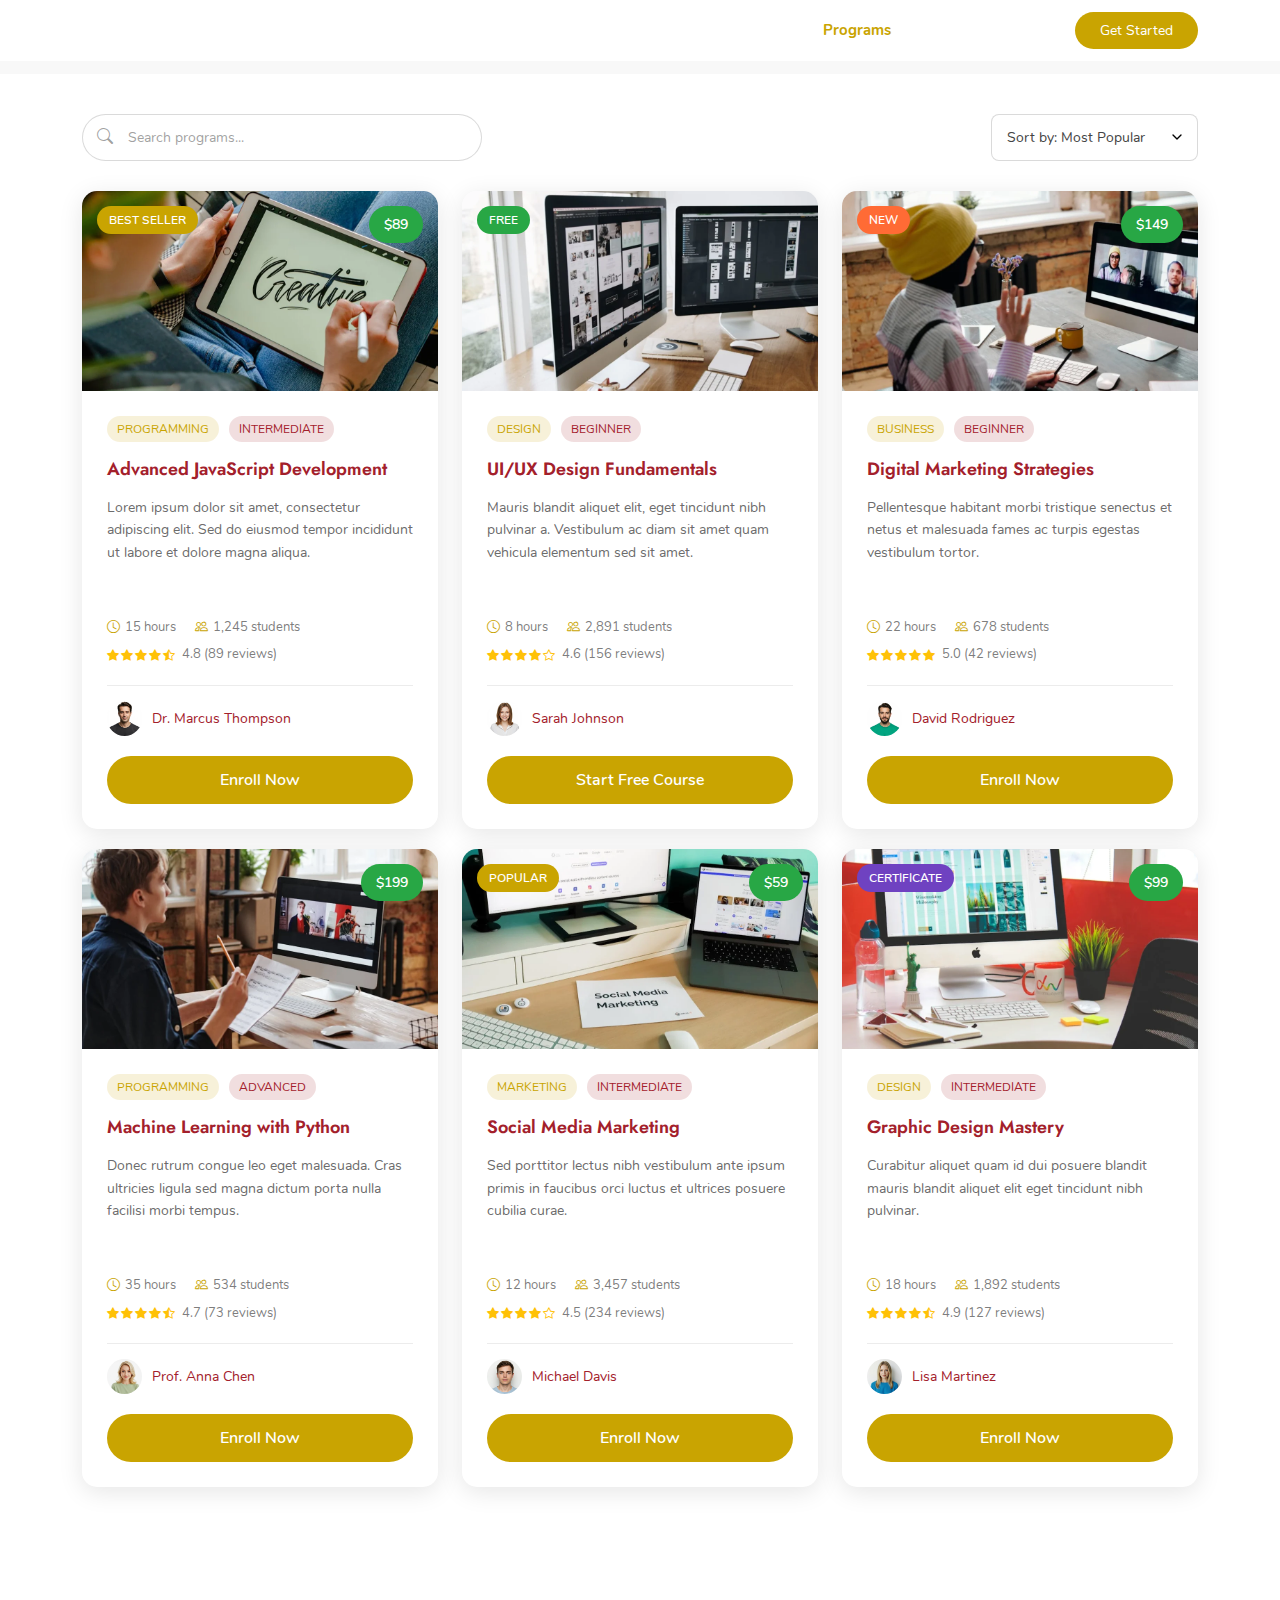
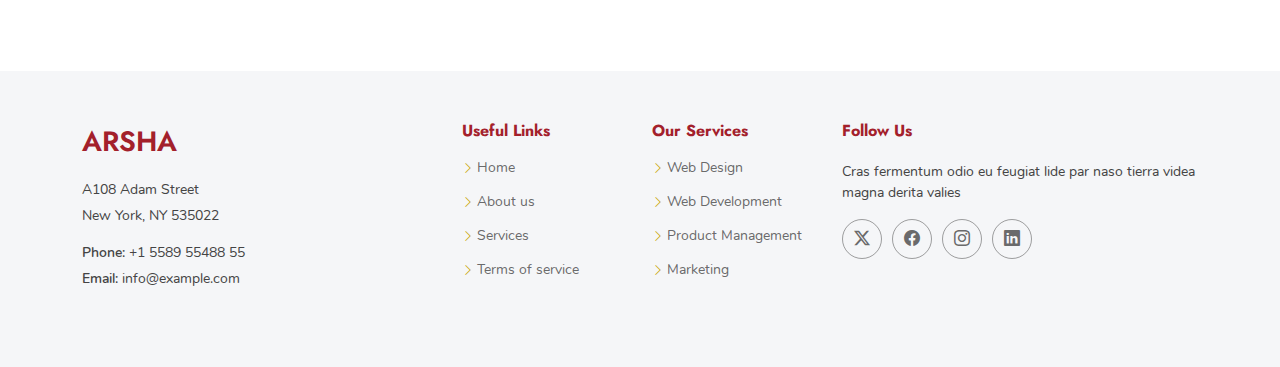
<file: templates/programs.html>
<!DOCTYPE html>
<html lang="en">

<head>
  <meta charset="utf-8">
  <meta content="width=device-width, initial-scale=1.0" name="viewport">
  <title>Index - Arsha Bootstrap Template</title>
  <meta name="description" content="">
  <meta name="keywords" content="">

  <!-- Favicons -->
  <link href="../assets/img/favicon.png" rel="icon">
  <link href="../assets/img/apple-touch-icon.png" rel="apple-touch-icon">

  <!-- Fonts -->
  <link href="https://fonts.googleapis.com" rel="preconnect">
  <link href="https://fonts.gstatic.com" rel="preconnect" crossorigin>
  <link href="https://fonts.googleapis.com/css2?family=Open+Sans:ital,wght@0,300;0,400;0,500;0,600;0,700;0,800;1,300;1,400;1,500;1,600;1,700;1,800&family=Poppins:ital,wght@0,100;0,200;0,300;0,400;0,500;0,600;0,700;0,800;0,900;1,100;1,200;1,300;1,400;1,500;1,600;1,700;1,800;1,900&family=Jost:ital,wght@0,100;0,200;0,300;0,400;0,500;0,600;0,700;0,800;0,900;1,100;1,200;1,300;1,400;1,500;1,600;1,700;1,800;1,900&display=swap" rel="stylesheet">

  <!-- Vendor CSS Files -->
  <link href="../assets/vendor/bootstrap/css/bootstrap.min.css" rel="stylesheet">
  <link href="../assets/vendor/bootstrap-icons/bootstrap-icons.css" rel="stylesheet">
  <link href="../assets/vendor/aos/aos.css" rel="stylesheet">
  <link href="../assets/vendor/glightbox/css/glightbox.min.css" rel="stylesheet">
  <link href="../assets/vendor/swiper/swiper-bundle.min.css" rel="stylesheet">

  <!-- Main CSS File -->
  <link href="../assets/css/main.css" rel="stylesheet">
  <link href="../assets/css/programs.css" rel="stylesheet">

  <!-- =======================================================
  * Template Name: Learner
  * Template URL: https://bootstrapmade.com/learner-bootstrap-course-template/
  * Updated: Jul 08 2025 with Bootstrap v5.3.7
  * Author: BootstrapMade.com
  * License: https://bootstrapmade.com/license/
  ======================================================== -->
</head>

<body class="programs-page">

  <header id="header" class="header d-flex align-items-center fixed-top">
    <div class="container-fluid container-xl position-relative d-flex align-items-center">

      <a href="index.html" class="logo d-flex align-items-center me-auto">
        <!-- Uncomment the line below if you also wish to use an image logo -->
        <!-- <img src="../assets/img/logo.webp" alt=""> -->
        <h1 class="sitename">Arsha</h1>
      </a>

      <nav id="navmenu" class="navmenu">
        <ul>
          <li><a href="#banner" >Home</a></li>
          <li><a href="#about">About</a></li>
          <li><a href="index.html#team">Team</a></li>
          <li><a href="#programs" class="active">Programs</a></li>
          <li><a href="#news">News</a></li>
          <!-- <li><a href="blog.html">Blog</a></li>
          <li class="dropdown"><a href="#"><span>Dropdown</span> <i class="bi bi-chevron-down toggle-dropdown"></i></a>
            <ul>
              <li><a href="#">Dropdown 1</a></li>
              <li class="dropdown"><a href="#"><span>Deep Dropdown</span> <i class="bi bi-chevron-down toggle-dropdown"></i></a>
                <ul>
                  <li><a href="#">Deep Dropdown 1</a></li>
                  <li><a href="#">Deep Dropdown 2</a></li>
                  <li><a href="#">Deep Dropdown 3</a></li>
                  <li><a href="#">Deep Dropdown 4</a></li>
                  <li><a href="#">Deep Dropdown 5</a></li>
                </ul>
              </li>
              <li><a href="#">Dropdown 2</a></li>
              <li><a href="#">Dropdown 3</a></li>
              <li><a href="#">Dropdown 4</a></li>
            </ul>
          </li> -->
          <li><a href="#contact">Contact</a></li>
        </ul>
        <i class="mobile-nav-toggle d-xl-none bi bi-list"></i>
      </nav>

      <a class="btn-getstarted" href="#about">Get Started</a>

    </div>
  </header>

  <main class="main">

    <!-- Page Title -->
    <div class="page-title light-background">
      <div class="container d-lg-flex justify-content-between align-items-center">
        <h1 class="mb-2 mb-lg-0">Programs</h1>
      </div>
    </div><!-- End Page Title -->

    <!-- Programs 2 Section -->
    <section id="programs-2" class="programs-2 section" style="padding-top: 40px;">

      <div class="container" data-aos="fade-up" data-aos-delay="100">

        <div class="row">
          <div class="col-lg-12">
            <div class="programs-header" data-aos="fade-left" data-aos-delay="100">
              <div class="search-box">
                <i class="bi bi-search"></i>
                <input type="text" placeholder="Search programs...">
              </div>
              <div class="sort-dropdown">
                <select>
                  <option>Sort by: Most Popular</option>
                  <option>Newest First</option>
                  <option>Price: Low to High</option>
                  <option>Price: High to Low</option>
                  <option>Duration: Short to Long</option>
                </select>
              </div>
            </div>

            <div class="programs-grid" data-aos="fade-up" data-aos-delay="200">
              <div class="row">
                <div class="col-lg-4 col-md-4 card-padding">
                  <div class="course-card">
                    <div class="course-image">
                      <img src="../assets/img/education/courses-3.webp" alt="Course" class="img-fluid">
                      <div class="course-badge">Best Seller</div>
                      <div class="course-price">$89</div>
                    </div>
                    <div class="course-content">
                      <div class="course-meta">
                        <span class="category">Programming</span>
                        <span class="level">Intermediate</span>
                      </div>
                      <h3>Advanced JavaScript Development</h3>
                      <p>Lorem ipsum dolor sit amet, consectetur adipiscing elit. Sed do eiusmod tempor incididunt ut labore et dolore magna aliqua.</p>
                      <div class="course-stats">
                        <div class="stat">
                          <i class="bi bi-clock"></i>
                          <span>15 hours</span>
                        </div>
                        <div class="stat">
                          <i class="bi bi-people"></i>
                          <span>1,245 students</span>
                        </div>
                        <div class="rating">
                          <i class="bi bi-star-fill"></i>
                          <i class="bi bi-star-fill"></i>
                          <i class="bi bi-star-fill"></i>
                          <i class="bi bi-star-fill"></i>
                          <i class="bi bi-star-half"></i>
                          <span>4.8 (89 reviews)</span>
                        </div>
                      </div>
                      <div class="instructor-info">
                        <img src="../assets/img/person/person-m-3.webp" alt="Instructor" class="instructor-avatar">
                        <span class="instructor-name">Dr. Marcus Thompson</span>
                      </div>
                      <a href="enroll.html" class="btn-course">Enroll Now</a>
                    </div>
                  </div><!-- End Course Card -->
                </div>

                <div class="col-lg-4 col-md-4 card-padding">
                  <div class="course-card">
                    <div class="course-image">
                      <img src="../assets/img/education/courses-7.webp" alt="Course" class="img-fluid">
                      <div class="course-badge badge-free">Free</div>
                    </div>
                    <div class="course-content">
                      <div class="course-meta">
                        <span class="category">Design</span>
                        <span class="level">Beginner</span>
                      </div>
                      <h3>UI/UX Design Fundamentals</h3>
                      <p>Mauris blandit aliquet elit, eget tincidunt nibh pulvinar a. Vestibulum ac diam sit amet quam vehicula elementum sed sit amet.</p>
                      <div class="course-stats">
                        <div class="stat">
                          <i class="bi bi-clock"></i>
                          <span>8 hours</span>
                        </div>
                        <div class="stat">
                          <i class="bi bi-people"></i>
                          <span>2,891 students</span>
                        </div>
                        <div class="rating">
                          <i class="bi bi-star-fill"></i>
                          <i class="bi bi-star-fill"></i>
                          <i class="bi bi-star-fill"></i>
                          <i class="bi bi-star-fill"></i>
                          <i class="bi bi-star"></i>
                          <span>4.6 (156 reviews)</span>
                        </div>
                      </div>
                      <div class="instructor-info">
                        <img src="../assets/img/person/person-f-7.webp" alt="Instructor" class="instructor-avatar">
                        <span class="instructor-name">Sarah Johnson</span>
                      </div>
                      <a href="enroll.html" class="btn-course">Start Free Course</a>
                    </div>
                  </div><!-- End Course Card -->
                </div>

                <div class="col-lg-4 col-md-4 card-padding">
                  <div class="course-card">
                    <div class="course-image">
                      <img src="../assets/img/education/courses-12.webp" alt="Course" class="img-fluid">
                      <div class="course-badge badge-new">New</div>
                      <div class="course-price">$149</div>
                    </div>
                    <div class="course-content">
                      <div class="course-meta">
                        <span class="category">Business</span>
                        <span class="level">Beginner</span>
                      </div>
                      <h3>Digital Marketing Strategies</h3>
                      <p>Pellentesque habitant morbi tristique senectus et netus et malesuada fames ac turpis egestas vestibulum tortor.</p>
                      <div class="course-stats">
                        <div class="stat">
                          <i class="bi bi-clock"></i>
                          <span>22 hours</span>
                        </div>
                        <div class="stat">
                          <i class="bi bi-people"></i>
                          <span>678 students</span>
                        </div>
                        <div class="rating">
                          <i class="bi bi-star-fill"></i>
                          <i class="bi bi-star-fill"></i>
                          <i class="bi bi-star-fill"></i>
                          <i class="bi bi-star-fill"></i>
                          <i class="bi bi-star-fill"></i>
                          <span>5.0 (42 reviews)</span>
                        </div>
                      </div>
                      <div class="instructor-info">
                        <img src="../assets/img/person/person-m-8.webp" alt="Instructor" class="instructor-avatar">
                        <span class="instructor-name">David Rodriguez</span>
                      </div>
                      <a href="enroll.html" class="btn-course">Enroll Now</a>
                    </div>
                  </div><!-- End Course Card -->
                </div>

                <div class="col-lg-4 col-md-4 card-padding">
                  <div class="course-card">
                    <div class="course-image">
                      <img src="../assets/img/education/courses-5.webp" alt="Course" class="img-fluid">
                      <div class="course-price">$199</div>
                    </div>
                    <div class="course-content">
                      <div class="course-meta">
                        <span class="category">Programming</span>
                        <span class="level">Advanced</span>
                      </div>
                      <h3>Machine Learning with Python</h3>
                      <p>Donec rutrum congue leo eget malesuada. Cras ultricies ligula sed magna dictum porta nulla facilisi morbi tempus.</p>
                      <div class="course-stats">
                        <div class="stat">
                          <i class="bi bi-clock"></i>
                          <span>35 hours</span>
                        </div>
                        <div class="stat">
                          <i class="bi bi-people"></i>
                          <span>534 students</span>
                        </div>
                        <div class="rating">
                          <i class="bi bi-star-fill"></i>
                          <i class="bi bi-star-fill"></i>
                          <i class="bi bi-star-fill"></i>
                          <i class="bi bi-star-fill"></i>
                          <i class="bi bi-star-half"></i>
                          <span>4.7 (73 reviews)</span>
                        </div>
                      </div>
                      <div class="instructor-info">
                        <img src="../assets/img/person/person-f-12.webp" alt="Instructor" class="instructor-avatar">
                        <span class="instructor-name">Prof. Anna Chen</span>
                      </div>
                      <a href="enroll.html" class="btn-course">Enroll Now</a>
                    </div>
                  </div><!-- End Course Card -->
                </div>

                <div class="col-lg-4 col-md-4 card-padding">
                  <div class="course-card">
                    <div class="course-image">
                      <img src="../assets/img/education/courses-9.webp" alt="Course" class="img-fluid">
                      <div class="course-badge">Popular</div>
                      <div class="course-price">$59</div>
                    </div>
                    <div class="course-content">
                      <div class="course-meta">
                        <span class="category">Marketing</span>
                        <span class="level">Intermediate</span>
                      </div>
                      <h3>Social Media Marketing</h3>
                      <p>Sed porttitor lectus nibh vestibulum ante ipsum primis in faucibus orci luctus et ultrices posuere cubilia curae.</p>
                      <div class="course-stats">
                        <div class="stat">
                          <i class="bi bi-clock"></i>
                          <span>12 hours</span>
                        </div>
                        <div class="stat">
                          <i class="bi bi-people"></i>
                          <span>3,457 students</span>
                        </div>
                        <div class="rating">
                          <i class="bi bi-star-fill"></i>
                          <i class="bi bi-star-fill"></i>
                          <i class="bi bi-star-fill"></i>
                          <i class="bi bi-star-fill"></i>
                          <i class="bi bi-star"></i>
                          <span>4.5 (234 reviews)</span>
                        </div>
                      </div>
                      <div class="instructor-info">
                        <img src="../assets/img/person/person-m-5.webp" alt="Instructor" class="instructor-avatar">
                        <span class="instructor-name">Michael Davis</span>
                      </div>
                      <a href="enroll.html" class="btn-course">Enroll Now</a>
                    </div>
                  </div><!-- End Course Card -->
                </div>

                <div class="col-lg-4 col-md-4 card-padding">
                  <div class="course-card">
                    <div class="course-image">
                      <img src="../assets/img/education/courses-14.webp" alt="Course" class="img-fluid">
                      <div class="course-badge badge-certificate">Certificate</div>
                      <div class="course-price">$99</div>
                    </div>
                    <div class="course-content">
                      <div class="course-meta">
                        <span class="category">Design</span>
                        <span class="level">Intermediate</span>
                      </div>
                      <h3>Graphic Design Mastery</h3>
                      <p>Curabitur aliquet quam id dui posuere blandit mauris blandit aliquet elit eget tincidunt nibh pulvinar.</p>
                      <div class="course-stats">
                        <div class="stat">
                          <i class="bi bi-clock"></i>
                          <span>18 hours</span>
                        </div>
                        <div class="stat">
                          <i class="bi bi-people"></i>
                          <span>1,892 students</span>
                        </div>
                        <div class="rating">
                          <i class="bi bi-star-fill"></i>
                          <i class="bi bi-star-fill"></i>
                          <i class="bi bi-star-fill"></i>
                          <i class="bi bi-star-fill"></i>
                          <i class="bi bi-star-half"></i>
                          <span>4.9 (127 reviews)</span>
                        </div>
                      </div>
                      <div class="instructor-info">
                        <img src="../assets/img/person/person-f-9.webp" alt="Instructor" class="instructor-avatar">
                        <span class="instructor-name">Lisa Martinez</span>
                      </div>
                      <a href="enroll.html" class="btn-course">Enroll Now</a>
                    </div>
                  </div><!-- End Course Card -->
                </div>

              </div>
            </div><!-- End Programs Grid -->

            <div class="pagination-wrapper" data-aos="fade-up" data-aos-delay="300">
              <nav aria-label="Programs pagination">
                <ul class="pagination justify-content-center">
                  <li class="page-item disabled">
                    <a class="page-link" href="#" tabindex="-1" aria-disabled="true">
                      <i class="bi bi-chevron-left"></i>
                    </a>
                  </li>
                  <li class="page-item active">
                    <a class="page-link" href="#">1</a>
                  </li>
                  <li class="page-item">
                    <a class="page-link" href="#">2</a>
                  </li>
                  <li class="page-item">
                    <a class="page-link" href="#">3</a>
                  </li>
                  <li class="page-item">
                    <a class="page-link" href="#">
                      <i class="bi bi-chevron-right"></i>
                    </a>
                  </li>
                </ul>
              </nav>
            </div><!-- End Pagination -->

          </div>
        </div>

      </div>

    </section><!-- /Programs 2 Section -->

  </main>

  <footer id="footer" class="footer light-background">
    <div class="container footer-top">
      <div class="row gy-4">
        <div class="col-lg-4 col-md-6 footer-about">
          <a href="index.html" class="d-flex align-items-center">
            <span class="sitename">Arsha</span>
          </a>
          <div class="footer-contact pt-3">
            <p>A108 Adam Street</p>
            <p>New York, NY 535022</p>
            <p class="mt-3"><strong>Phone:</strong> <span>+1 5589 55488 55</span></p>
            <p><strong>Email:</strong> <span>info@example.com</span></p>
          </div>
        </div>

        <div class="col-lg-2 col-md-3 footer-links">
          <h4>Useful Links</h4>
          <ul>
            <li><i class="bi bi-chevron-right"></i> <a href="#">Home</a></li>
            <li><i class="bi bi-chevron-right"></i> <a href="#">About us</a></li>
            <li><i class="bi bi-chevron-right"></i> <a href="#">Services</a></li>
            <li><i class="bi bi-chevron-right"></i> <a href="#">Terms of service</a></li>
          </ul>
        </div>

        <div class="col-lg-2 col-md-3 footer-links">
          <h4>Our Services</h4>
          <ul>
            <li><i class="bi bi-chevron-right"></i> <a href="#">Web Design</a></li>
            <li><i class="bi bi-chevron-right"></i> <a href="#">Web Development</a></li>
            <li><i class="bi bi-chevron-right"></i> <a href="#">Product Management</a></li>
            <li><i class="bi bi-chevron-right"></i> <a href="#">Marketing</a></li>
          </ul>
        </div>

        <div class="col-lg-4 col-md-12">
          <h4>Follow Us</h4>
          <p>Cras fermentum odio eu feugiat lide par naso tierra videa magna derita valies</p>
          <div class="social-links d-flex">
            <a href=""><i class="bi bi-twitter-x"></i></a>
            <a href=""><i class="bi bi-facebook"></i></a>
            <a href=""><i class="bi bi-instagram"></i></a>
            <a href=""><i class="bi bi-linkedin"></i></a>
          </div>
        </div>

      </div>
    </div>

  </footer>

  <!-- Scroll Top -->
  <a href="#" id="scroll-top" class="scroll-top d-flex align-items-center justify-content-center"><i class="bi bi-arrow-up-short"></i></a>

  <!-- Preloader -->
  <div id="preloader"></div>

  <!-- Vendor JS Files -->
  <script src="../assets/vendor/bootstrap/js/bootstrap.bundle.min.js"></script>
  <script src="../assets/vendor/php-email-form/validate.js"></script>
  <script src="../assets/vendor/aos/aos.js"></script>
  <script src="../assets/vendor/glightbox/js/glightbox.min.js"></script>
  <script src="../assets/vendor/purecounter/purecounter_vanilla.js"></script>
  <script src="../assets/vendor/swiper/swiper-bundle.min.js"></script>

  <!-- Main JS File -->
  <script src="../assets/js/main.js"></script>

</body>

</html>
</file>
<file: assets/css/programs.css>
/* Programs Page Header
------------------------------*/
.programs-page .header {
  padding: 12px 0;
}

/*--------------------------------------------------------------
# Programs 2 Section
--------------------------------------------------------------*/
.programs-2 .course-filters {
  background-color: var(--surface-color);
  padding: 30px;
  border-radius: 10px;
  box-shadow: 0 5px 20px rgba(0, 0, 0, 0.08);
  margin-bottom: 30px;
}

.programs-2 .course-filters .filter-title {
  color: var(--heading-color);
  font-size: 20px;
  font-weight: 600;
  margin-bottom: 25px;
  padding-bottom: 15px;
  border-bottom: 2px solid color-mix(in srgb, var(--accent-color), transparent 80%);
}

.programs-2 .course-filters .filter-group {
  margin-bottom: 25px;
}

.programs-2 .course-filters .filter-group h5 {
  color: var(--heading-color);
  font-size: 16px;
  font-weight: 600;
  margin-bottom: 15px;
}

.programs-2 .course-filters .filter-options {
  display: flex;
  flex-direction: column;
  gap: 10px;
}

.programs-2 .course-filters .filter-checkbox {
  position: relative;
  display: flex;
  align-items: center;
  cursor: pointer;
  font-size: 14px;
  color: var(--default-color);
  padding-left: 25px;
  transition: color 0.3s ease;
}

.programs-2 .course-filters .filter-checkbox:hover {
  color: var(--accent-color);
}

.programs-2 .course-filters .filter-checkbox input {
  position: absolute;
  opacity: 0;
  cursor: pointer;
}

.programs-2 .course-filters .filter-checkbox input:checked~.checkmark {
  background-color: var(--accent-color);
  border-color: var(--accent-color);
}

.programs-2 .course-filters .filter-checkbox input:checked~.checkmark:after {
  display: block;
}

.programs-2 .course-filters .filter-checkbox .checkmark {
  position: absolute;
  left: 0;
  top: 50%;
  transform: translateY(-50%);
  height: 16px;
  width: 16px;
  background-color: var(--surface-color);
  border: 2px solid color-mix(in srgb, var(--default-color), transparent 70%);
  border-radius: 3px;
  transition: all 0.3s ease;
}

.programs-2 .course-filters .filter-checkbox .checkmark:after {
  content: "";
  position: absolute;
  display: none;
  left: 4px;
  top: 1px;
  width: 4px;
  height: 8px;
  border: solid var(--contrast-color);
  border-width: 0 2px 2px 0;
  transform: rotate(45deg);
}

.programs-2 .programs-header {
  display: flex;
  justify-content: space-between;
  align-items: center;
  margin-bottom: 30px;
  gap: 20px;
}

.programs-2 .programs-header .search-box {
  position: relative;
  flex: 1;
  max-width: 400px;
}

.programs-2 .programs-header .search-box i {
  position: absolute;
  left: 15px;
  top: 50%;
  transform: translateY(-50%);
  color: color-mix(in srgb, var(--default-color), transparent 50%);
}

.programs-2 .programs-header .search-box input {
  width: 100%;
  padding: 12px 20px 12px 45px;
  border: 1px solid color-mix(in srgb, var(--default-color), transparent 80%);
  border-radius: 25px;
  font-size: 14px;
  background-color: var(--surface-color);
  color: var(--default-color);
  transition: all 0.3s ease;
}

.programs-2 .programs-header .search-box input:focus {
  outline: none;
  border-color: var(--accent-color);
  box-shadow: 0 0 0 3px color-mix(in srgb, var(--accent-color), transparent 90%);
}

.programs-2 .programs-header .search-box input::placeholder {
  color: color-mix(in srgb, var(--default-color), transparent 50%);
}

.programs-2 .programs-header .sort-dropdown select {
  padding: 12px 40px 12px 15px;
  border: 1px solid color-mix(in srgb, var(--default-color), transparent 80%);
  border-radius: 8px;
  background-color: var(--surface-color);
  color: var(--default-color);
  font-size: 14px;
  cursor: pointer;
  appearance: none;
  background-image: url("data:image/svg+xml;charset=UTF-8,%3csvg xmlns='http://www.w3.org/2000/svg' viewBox='0 0 24 24' fill='none' stroke='currentColor' stroke-width='2' stroke-linecap='round' stroke-linejoin='round'%3e%3cpolyline points='6,9 12,15 18,9'%3e%3c/polyline%3e%3c/svg%3e");
  background-repeat: no-repeat;
  background-position: right 12px center;
  background-size: 16px;
}

.programs-2 .programs-header .sort-dropdown select:focus {
  outline: none;
  border-color: var(--accent-color);
}

.programs-2 .programs-grid .course-card {
  background-color: var(--surface-color);
  border-radius: 15px;
  overflow: hidden;
  box-shadow: 0 5px 25px rgba(0, 0, 0, 0.1);
  transition: all 0.3s ease;
  margin-bottom: 30px;
  height: 100%;
  display: flex;
  flex-direction: column;
}

.programs-2 .programs-grid .course-card:hover {
  transform: translateY(-5px);
  box-shadow: 0 15px 35px rgba(0, 0, 0, 0.15);
}

.programs-2 .programs-grid .course-image {
  position: relative;
  overflow: hidden;
}

.programs-2 .programs-grid .course-image img {
  width: 100%;
  height: 200px;
  object-fit: cover;
  transition: transform 0.3s ease;
}

.programs-2 .programs-grid .course-image:hover img {
  transform: scale(1.05);
}

.programs-2 .programs-grid .course-image .course-badge {
  position: absolute;
  top: 15px;
  left: 15px;
  background-color: var(--accent-color);
  color: var(--contrast-color);
  padding: 5px 12px;
  border-radius: 20px;
  font-size: 12px;
  font-weight: 600;
  text-transform: uppercase;
}

.programs-2 .programs-grid .course-image .course-badge.badge-free {
  background-color: #28a745;
}

.programs-2 .programs-grid .course-image .course-badge.badge-new {
  background-color: #ff6b35;
}

.programs-2 .programs-grid .course-image .course-badge.badge-certificate {
  background-color: #6f42c1;
}

.programs-2 .programs-grid .course-image .course-price {
  position: absolute;
  top: 15px;
  right: 15px;
  background-color: #28a745;
  color: var(--contrast-color);
  padding: 8px 15px;
  border-radius: 20px;
  font-size: 14px;
  font-weight: 600;
}

.programs-2 .programs-grid .course-content {
  padding: 25px;
  flex-grow: 1;
  display: flex;
  flex-direction: column;
}

.programs-2 .programs-grid .course-content .course-meta {
  display: flex;
  gap: 10px;
  margin-bottom: 15px;
}

.programs-2 .programs-grid .course-content .course-meta span {
  padding: 4px 10px;
  border-radius: 15px;
  font-size: 12px;
  font-weight: 500;
  text-transform: uppercase;
}

.programs-2 .programs-grid .course-content .course-meta span.category {
  background-color: color-mix(in srgb, var(--accent-color), transparent 85%);
  color: var(--accent-color);
}

.programs-2 .programs-grid .course-content .course-meta span.level {
  background-color: color-mix(in srgb, var(--heading-color), transparent 85%);
  color: var(--heading-color);
}

.programs-2 .programs-grid .course-content h3 {
  font-size: 18px;
  font-weight: 600;
  margin-bottom: 15px;
  color: var(--heading-color);
  line-height: 1.4;
}

.programs-2 .programs-grid .course-content p {
  color: color-mix(in srgb, var(--default-color), transparent 20%);
  font-size: 14px;
  line-height: 1.6;
  margin-bottom: 20px;
  flex-grow: 1;
}

.programs-2 .programs-grid .course-content .course-stats {
  margin-bottom: 20px;
}

.programs-2 .programs-grid .course-content .course-stats .stat {
  display: inline-flex;
  align-items: center;
  gap: 5px;
  margin-right: 15px;
  margin-bottom: 8px;
  font-size: 13px;
  color: color-mix(in srgb, var(--default-color), transparent 30%);
}

.programs-2 .programs-grid .course-content .course-stats .stat i {
  color: var(--accent-color);
}

.programs-2 .programs-grid .course-content .course-stats .rating {
  display: flex;
  align-items: center;
  gap: 2px;
  font-size: 13px;
  color: color-mix(in srgb, var(--default-color), transparent 30%);
}

.programs-2 .programs-grid .course-content .course-stats .rating i {
  color: #ffc107;
  font-size: 12px;
}

.programs-2 .programs-grid .course-content .course-stats .rating span {
  margin-left: 5px;
}

.programs-2 .programs-grid .course-content .instructor-info {
  display: flex;
  align-items: center;
  gap: 10px;
  margin-bottom: 20px;
  padding-top: 15px;
  border-top: 1px solid color-mix(in srgb, var(--default-color), transparent 90%);
}

.programs-2 .programs-grid .course-content .instructor-info .instructor-avatar {
  width: 35px;
  height: 35px;
  border-radius: 50%;
  object-fit: cover;
}

.programs-2 .programs-grid .course-content .instructor-info .instructor-name {
  font-size: 14px;
  font-weight: 500;
  color: var(--heading-color);
}

.programs-2 .programs-grid .course-content .btn-course {
  display: inline-block;
  background-color: var(--accent-color);
  color: var(--contrast-color);
  padding: 12px 25px;
  border-radius: 25px;
  text-decoration: none;
  font-weight: 600;
  text-align: center;
  transition: all 0.3s ease;
  margin-top: auto;
}

.programs-2 .programs-grid .course-content .btn-course:hover {
  background-color: color-mix(in srgb, var(--accent-color), black 15%);
  color: var(--contrast-color);
  transform: translateY(-2px);
}

.programs-2 .pagination-wrapper {
  margin-top: 40px;
}

.programs-2 .pagination-wrapper .pagination .page-item {
  margin: 0 3px;
}

.programs-2 .pagination-wrapper .pagination .page-item .page-link {
  border: none;
  background-color: var(--surface-color);
  color: var(--default-color);
  padding: 12px 16px;
  border-radius: 8px;
  font-weight: 500;
  transition: all 0.3s ease;
}

.programs-2 .pagination-wrapper .pagination .page-item .page-link:hover {
  background-color: var(--heading-color);
  color: var(--contrast-color);
}

.programs-2 .pagination-wrapper .pagination .page-item.active .page-link {
  background-color: var(--heading-color);
  color: var(--contrast-color);
}

.programs-2 .pagination-wrapper .pagination .page-item.disabled .page-link {
  background-color: color-mix(in srgb, var(--surface-color), transparent 50%);
  color: color-mix(in srgb, var(--default-color), transparent 50%);
  cursor: not-allowed;
}

.programs-2 .pagination-wrapper .pagination .page-item.disabled .page-link:hover {
  background-color: color-mix(in srgb, var(--surface-color), transparent 50%);
  color: color-mix(in srgb, var(--default-color), transparent 50%);
}

.programs-2 .card-padding {
  padding-bottom: 20px;
}

@media (max-width: 992px) {
  .programs-2 .course-filters {
    margin-bottom: 20px;
  }

  .programs-2 .programs-header {
    flex-direction: column;
    align-items: stretch;
    gap: 15px;
  }

  .programs-2 .programs-header .search-box {
    max-width: none;
  }
}

@media (max-width: 768px) {
  .programs-2 .programs-grid .course-card {
    margin-bottom: 20px;
  }

  .programs-2 .course-filters {
    padding: 20px;
  }
}

/* Program Details Page Header
------------------------------*/
.program-details-page .header {
  padding: 12px 0;
}

/*--------------------------------------------------------------
# Program Details Section
--------------------------------------------------------------*/
.program-details .course-hero {
  display: flex;
  gap: 40px;
  margin-bottom: 20px;
  align-items: center;
}

@media (max-width: 992px) {
  .program-details .course-hero {
    flex-direction: column;
    text-align: center;
  }
}

.program-details .course-hero .hero-content {
  flex: 1;
}

.program-details .course-hero .hero-content .course-badge {
  display: flex;
  gap: 15px;
  margin-bottom: 20px;
}

@media (max-width: 992px) {
  .program-details .course-hero .hero-content .course-badge {
    justify-content: center;
  }
}

.program-details .course-hero .hero-content .course-badge span {
  padding: 8px 16px;
  border-radius: 25px;
  font-size: 13px;
  font-weight: 600;
}

.program-details .course-hero .hero-content .course-badge span.category {
  background-color: color-mix(in srgb, var(--accent-color), transparent 85%);
  color: var(--accent-color);
}

.program-details .course-hero .hero-content .course-badge span.level {
  background-color: color-mix(in srgb, var(--heading-color), transparent 85%);
  color: var(--heading-color);
}

.program-details .course-hero .hero-content h1 {
  font-size: 42px;
  font-weight: 700;
  margin-bottom: 20px;
  line-height: 1.2;
  color: var(--heading-color);
}

@media (max-width: 768px) {
  .program-details .course-hero .hero-content h1 {
    font-size: 32px;
  }
}

.program-details .course-hero .hero-content .course-subtitle {
  font-size: 18px;
  line-height: 1.6;
  color: color-mix(in srgb, var(--default-color), transparent 20%);
  margin-bottom: 30px;
}

.program-details .course-hero .hero-content .instructor-card {
  display: flex;
  align-items: center;
  gap: 20px;
  padding: 20px;
  background-color: var(--surface-color);
  border-radius: 15px;
  border: 1px solid color-mix(in srgb, var(--default-color), transparent 90%);
}

@media (max-width: 992px) {
  .program-details .course-hero .hero-content .instructor-card {
    justify-content: center;
  }
}

.program-details .course-hero .hero-content .instructor-card .instructor-image {
  width: 80px;
  height: 80px;
  border-radius: 50%;
  object-fit: cover;
}

.program-details .course-hero .hero-content .instructor-card .instructor-details h5 {
  margin: 0 0 5px 0;
  font-size: 18px;
  font-weight: 600;
  color: var(--heading-color);
}

.program-details .course-hero .hero-content .instructor-card .instructor-details span {
  display: block;
  font-size: 14px;
  color: color-mix(in srgb, var(--default-color), transparent 30%);
  margin-bottom: 8px;
}

.program-details .course-hero .hero-content .instructor-card .instructor-details .instructor-rating {
  display: flex;
  align-items: center;
  gap: 5px;
}

.program-details .course-hero .hero-content .instructor-card .instructor-details .instructor-rating i {
  color: #ffc107;
  font-size: 14px;
}

.program-details .course-hero .hero-content .instructor-card .instructor-details .instructor-rating span {
  font-size: 13px;
  color: color-mix(in srgb, var(--default-color), transparent 40%);
  margin-left: 8px;
  margin-bottom: 0;
}

.program-details .course-hero .hero-image {
  flex: 1;
  position: relative;
  border-radius: 20px;
  overflow: hidden;
  margin-bottom: 30px;
}

.program-details .course-hero .hero-image img {
  width: 100%;
  height: 350px;
  object-fit: cover;
}

.program-details .course-hero .hero-image .play-overlay {
  position: absolute;
  top: 50%;
  left: 50%;
  transform: translate(-50%, -50%);
  text-align: center;
}

.program-details .course-hero .hero-image .play-overlay .play-btn {
  width: 80px;
  height: 80px;
  border-radius: 50%;
  background-color: var(--accent-color);
  border: none;
  color: var(--contrast-color);
  font-size: 32px;
  margin-bottom: 15px;
  transition: all 0.3s;
  box-shadow: 0 10px 30px color-mix(in srgb, var(--accent-color), transparent 50%);
}

.program-details .course-hero .hero-image .play-overlay .play-btn:hover {
  transform: scale(1.1);
  box-shadow: 0 15px 40px color-mix(in srgb, var(--accent-color), transparent 40%);
}

.program-details .course-hero .hero-image .play-overlay span {
  display: block;
  font-size: 14px;
  font-weight: 600;
  color: var(--contrast-color);
  text-shadow: 0 2px 10px rgba(0, 0, 0, 0.5);
}

.program-details .course-nav-tabs .nav-tabs {
  border: none;
  background-color: var(--surface-color);
  border-radius: 15px;
  padding: 10px;
  margin-bottom: 40px;
  box-shadow: 0 5px 20px color-mix(in srgb, var(--default-color), transparent 90%);
}

.program-details .course-nav-tabs .nav-tabs .nav-item {
  flex: 1;
}

.program-details .course-nav-tabs .nav-tabs .nav-link {
  border: none;
  border-radius: 10px;
  padding: 15px 20px;
  text-align: center;
  color: color-mix(in srgb, var(--default-color), transparent 30%);
  background: none;
  font-weight: 500;
  transition: all 0.3s;
  display: flex;
  align-items: center;
  justify-content: center;
  gap: 10px;
}

@media (max-width: 576px) {
  .program-details .course-nav-tabs .nav-tabs .nav-link {
    padding: 12px 10px;
    font-size: 14px;
    flex-direction: column;
    gap: 5px;
  }
}

.program-details .course-nav-tabs .nav-tabs .nav-link i {
  font-size: 18px;
}

@media (max-width: 576px) {
  .program-details .course-nav-tabs .nav-tabs .nav-link i {
    font-size: 16px;
  }
}

.program-details .course-nav-tabs .nav-tabs .nav-link.active {
  background-color: var(--accent-color);
  color: var(--contrast-color);
  box-shadow: 0 5px 15px color-mix(in srgb, var(--accent-color), transparent 60%);
}

.program-details .course-nav-tabs .nav-tabs .nav-link:hover:not(.active) {
  background-color: color-mix(in srgb, var(--accent-color), transparent 90%);
  color: var(--accent-color);
}

.program-details .course-nav-tabs .tab-content .overview-section {
  margin-bottom: 40px;
}

.program-details .course-nav-tabs .tab-content .overview-section h3 {
  font-size: 24px;
  margin-bottom: 20px;
  color: var(--heading-color);
}

.program-details .course-nav-tabs .tab-content .overview-section p {
  font-size: 16px;
  line-height: 1.7;
  color: var(--default-color);
  margin-bottom: 15px;
}

.program-details .course-nav-tabs .tab-content .skills-grid {
  margin-bottom: 40px;
}

.program-details .course-nav-tabs .tab-content .skills-grid h3 {
  font-size: 24px;
  margin-bottom: 30px;
  color: var(--heading-color);
}

.program-details .course-nav-tabs .tab-content .skills-grid .skill-item {
  display: flex;
  align-items: flex-start;
  gap: 20px;
  padding: 25px;
  background-color: var(--surface-color);
  border-radius: 15px;
  margin-bottom: 20px;
  border: 1px solid color-mix(in srgb, var(--default-color), transparent 90%);
  transition: all 0.3s;
}

.program-details .course-nav-tabs .tab-content .skills-grid .skill-item:hover {
  transform: translateY(-5px);
  box-shadow: 0 10px 30px color-mix(in srgb, var(--default-color), transparent 85%);
}

.program-details .course-nav-tabs .tab-content .skills-grid .skill-item .skill-icon {
  width: 60px;
  height: 60px;
  border-radius: 50%;
  background: var(--accent-color);
  display: flex;
  align-items: center;
  justify-content: center;
  flex-shrink: 0;
}

.program-details .course-nav-tabs .tab-content .skills-grid .skill-item .skill-icon i {
  font-size: 24px;
  color: var(--contrast-color);
}

.program-details .course-nav-tabs .tab-content .skills-grid .skill-item .skill-content h5 {
  margin: 0 0 8px 0;
  font-size: 18px;
  font-weight: 600;
  color: var(--heading-color);
}

.program-details .course-nav-tabs .tab-content .skills-grid .skill-item .skill-content p {
  margin: 0;
  font-size: 14px;
  color: color-mix(in srgb, var(--default-color), transparent 30%);
}

.program-details .course-nav-tabs .tab-content .requirements-section h3 {
  font-size: 24px;
  margin-bottom: 20px;
  color: var(--heading-color);
}

.program-details .course-nav-tabs .tab-content .requirements-section .requirements-list {
  list-style: none;
  padding: 0;
}

.program-details .course-nav-tabs .tab-content .requirements-section .requirements-list li {
  display: flex;
  align-items: center;
  gap: 15px;
  margin-bottom: 15px;
  font-size: 15px;
  color: var(--default-color);
}

.program-details .course-nav-tabs .tab-content .requirements-section .requirements-list li i {
  color: var(--accent-color);
  font-size: 18px;
  flex-shrink: 0;
}

.program-details .course-nav-tabs .tab-content .curriculum-overview {
  margin-bottom: 30px;
}

.program-details .course-nav-tabs .tab-content .curriculum-overview .curriculum-stats {
  display: flex;
  gap: 30px;
  padding: 25px;
  background-color: var(--surface-color);
  border-radius: 15px;
  border: 1px solid color-mix(in srgb, var(--default-color), transparent 90%);
}

@media (max-width: 576px) {
  .program-details .course-nav-tabs .tab-content .curriculum-overview .curriculum-stats {
    flex-direction: column;
    gap: 15px;
  }
}

.program-details .course-nav-tabs .tab-content .curriculum-overview .curriculum-stats .stat {
  display: flex;
  align-items: center;
  gap: 12px;
}

.program-details .course-nav-tabs .tab-content .curriculum-overview .curriculum-stats .stat i {
  color: var(--accent-color);
  font-size: 20px;
}

.program-details .course-nav-tabs .tab-content .curriculum-overview .curriculum-stats .stat span {
  font-weight: 600;
  color: var(--default-color);
}

.program-details .course-nav-tabs .tab-content .accordion .curriculum-module {
  border: 1px solid color-mix(in srgb, var(--default-color), transparent 90%);
  border-radius: 12px;
  margin-bottom: 15px;
  overflow: hidden;
}

.program-details .course-nav-tabs .tab-content .accordion .curriculum-module .accordion-button {
  background-color: var(--surface-color);
  color: var(--default-color);
  border: none;
  padding: 25px;
  font-weight: 600;
  box-shadow: none;
}

.program-details .course-nav-tabs .tab-content .accordion .curriculum-module .accordion-button:not(.collapsed) {
  background-color: color-mix(in srgb, var(--accent-color), transparent 95%);
  color: var(--heading-color);
}

.program-details .course-nav-tabs .tab-content .accordion .curriculum-module .accordion-button:focus {
  box-shadow: none;
}

.program-details .course-nav-tabs .tab-content .accordion .curriculum-module .accordion-button .module-info {
  display: flex;
  flex-direction: column;
  align-items: flex-start;
  gap: 5px;
}

.program-details .course-nav-tabs .tab-content .accordion .curriculum-module .accordion-button .module-info .module-title {
  font-size: 18px;
}

.program-details .course-nav-tabs .tab-content .accordion .curriculum-module .accordion-button .module-info .module-meta {
  font-size: 14px;
  color: color-mix(in srgb, var(--default-color), transparent 40%);
  font-weight: 400;
}

.program-details .course-nav-tabs .tab-content .accordion .curriculum-module .accordion-body {
  padding: 0;
}

.program-details .course-nav-tabs .tab-content .accordion .curriculum-module .accordion-body .lessons-list .lesson {
  display: flex;
  align-items: center;
  justify-content: space-between;
  padding: 18px 25px;
  border-bottom: 1px solid color-mix(in srgb, var(--default-color), transparent 95%);
  transition: background-color 0.3s;
}

.program-details .course-nav-tabs .tab-content .accordion .curriculum-module .accordion-body .lessons-list .lesson:hover {
  background-color: color-mix(in srgb, var(--accent-color), transparent 96%);
}

.program-details .course-nav-tabs .tab-content .accordion .curriculum-module .accordion-body .lessons-list .lesson:last-child {
  border-bottom: none;
}

.program-details .course-nav-tabs .tab-content .accordion .curriculum-module .accordion-body .lessons-list .lesson i {
  color: var(--accent-color);
  font-size: 18px;
  margin-right: 15px;
}

.program-details .course-nav-tabs .tab-content .accordion .curriculum-module .accordion-body .lessons-list .lesson .lesson-title {
  flex: 1;
  font-size: 15px;
  color: var(--default-color);
}

.program-details .course-nav-tabs .tab-content .accordion .curriculum-module .accordion-body .lessons-list .lesson .lesson-time {
  font-size: 14px;
  color: color-mix(in srgb, var(--default-color), transparent 40%);
  font-weight: 500;
}

.program-details .course-nav-tabs .tab-content .reviews-summary {
  margin-bottom: 40px;
  text-align: center;
  padding: 40px;
  background-color: var(--surface-color);
  border-radius: 20px;
  border: 1px solid color-mix(in srgb, var(--default-color), transparent 90%);
}

.program-details .course-nav-tabs .tab-content .reviews-summary .rating-overview .overall-rating .rating-number {
  font-size: 64px;
  font-weight: 700;
  color: var(--accent-color);
  line-height: 1;
  margin-bottom: 10px;
}

.program-details .course-nav-tabs .tab-content .reviews-summary .rating-overview .overall-rating .rating-stars {
  margin-bottom: 10px;
}

.program-details .course-nav-tabs .tab-content .reviews-summary .rating-overview .overall-rating .rating-stars i {
  font-size: 24px;
  color: #ffc107;
  margin: 0 2px;
}

.program-details .course-nav-tabs .tab-content .reviews-summary .rating-overview .overall-rating .rating-text {
  font-size: 16px;
  color: color-mix(in srgb, var(--default-color), transparent 30%);
}

.program-details .course-nav-tabs .tab-content .reviews-list .review-item {
  padding: 30px;
  background-color: var(--surface-color);
  border-radius: 15px;
  border: 1px solid color-mix(in srgb, var(--default-color), transparent 90%);
  margin-bottom: 25px;
}

.program-details .course-nav-tabs .tab-content .reviews-list .review-item .reviewer-info {
  display: flex;
  align-items: center;
  gap: 15px;
  margin-bottom: 15px;
}

.program-details .course-nav-tabs .tab-content .reviews-list .review-item .reviewer-info .reviewer-avatar {
  width: 50px;
  height: 50px;
  border-radius: 50%;
  object-fit: cover;
}

.program-details .course-nav-tabs .tab-content .reviews-list .review-item .reviewer-info .reviewer-details {
  flex: 1;
}

.program-details .course-nav-tabs .tab-content .reviews-list .review-item .reviewer-info .reviewer-details h6 {
  margin: 0 0 5px 0;
  font-size: 16px;
  font-weight: 600;
  color: var(--heading-color);
}

.program-details .course-nav-tabs .tab-content .reviews-list .review-item .reviewer-info .reviewer-details .review-rating i {
  color: #ffc107;
  font-size: 14px;
  margin-right: 2px;
}

.program-details .course-nav-tabs .tab-content .reviews-list .review-item .reviewer-info .review-date {
  font-size: 13px;
  color: color-mix(in srgb, var(--default-color), transparent 50%);
}

.program-details .course-nav-tabs .tab-content .reviews-list .review-item .review-text {
  font-size: 15px;
  line-height: 1.6;
  color: var(--default-color);
  margin: 0;
}

.program-details .enrollment-card {
  background-color: var(--surface-color);
  border: 1px solid color-mix(in srgb, var(--default-color), transparent 90%);
  border-radius: 20px;
  margin-bottom: 30px;
  box-shadow: 0 10px 40px color-mix(in srgb, var(--default-color), transparent 90%);
  position: sticky;
  top: 100px;
}

.program-details .enrollment-card .card-header {
  padding: 30px 30px 20px;
  border-bottom: 1px solid color-mix(in srgb, var(--default-color), transparent 95%);
}

.program-details .enrollment-card .card-header .price-display {
  display: flex;
  align-items: center;
  gap: 15px;
}

.program-details .enrollment-card .card-header .price-display .current-price {
  font-size: 36px;
  font-weight: 700;
  color: var(--heading-color);
  font-family: var(--heading-font);
}

.program-details .enrollment-card .card-header .price-display .original-price {
  font-size: 20px;
  color: color-mix(in srgb, var(--default-color), transparent 50%);
  text-decoration: line-through;
}

.program-details .enrollment-card .card-header .price-display .discount {
  padding: 5px 12px;
  background-color: color-mix(in srgb, var(--accent-color), transparent 85%);
  color: var(--accent-color);
  border-radius: 20px;
  font-size: 12px;
  font-weight: 700;
}

.program-details .enrollment-card .card-header .enrollment-count {
  display: flex;
  align-items: center;
  gap: 8px;
  font-size: 14px;
  color: color-mix(in srgb, var(--default-color), transparent 30%);
}

.program-details .enrollment-card .card-header .enrollment-count i {
  color: var(--accent-color);
}

.program-details .enrollment-card .card-body {
  padding: 30px;
}

.program-details .enrollment-card .card-body .course-highlights {
  margin-bottom: 30px;
}

.program-details .enrollment-card .card-body .course-highlights .highlight-item {
  display: flex;
  align-items: center;
  gap: 12px;
  margin-bottom: 12px;
}

.program-details .enrollment-card .card-body .course-highlights .highlight-item i {
  color: var(--accent-color);
  font-size: 16px;
  width: 16px;
}

.program-details .enrollment-card .card-body .course-highlights .highlight-item span {
  font-size: 14px;
  color: var(--default-color);
}

.program-details .enrollment-card .card-body .action-buttons .btn-primary {
  width: 100%;
  padding: 16px;
  background: var(--accent-color);
  color: var(--contrast-color);
  border: none;
  border-radius: 12px;
  font-size: 16px;
  font-weight: 600;
  margin-bottom: 12px;
  transition: all 0.3s;
}

.program-details .enrollment-card .card-body .action-buttons .btn-primary:hover {
  transform: translateY(-2px);
  box-shadow: 0 10px 25px color-mix(in srgb, var(--accent-color), transparent 60%);
}

.program-details .enrollment-card .card-body .action-buttons .btn-secondary {
  width: 100%;
  padding: 16px;
  background-color: transparent;
  color: var(--accent-color);
  border: 2px solid var(--accent-color);
  border-radius: 12px;
  font-size: 16px;
  font-weight: 600;
  transition: all 0.3s;
}

.program-details .enrollment-card .card-body .action-buttons .btn-secondary:hover {
  background-color: var(--accent-color);
  color: var(--contrast-color);
}

.program-details .enrollment-card .card-body .guarantee {
  display: flex;
  align-items: center;
  justify-content: center;
  gap: 10px;
  font-size: 13px;
  color: color-mix(in srgb, var(--default-color), transparent 30%);
}

.program-details .enrollment-card .card-body .guarantee i {
  color: var(--accent-color);
}

.program-details .program-details-card {
  background-color: var(--surface-color);
  border: 1px solid color-mix(in srgb, var(--default-color), transparent 90%);
  border-radius: 20px;
  padding: 30px;
  margin-bottom: 30px;
}

.program-details .program-details-card h4 {
  font-size: 20px;
  margin-bottom: 25px;
  color: var(--heading-color);
}

.program-details .program-details-card .detail-grid .detail-row {
  display: flex;
  justify-content: space-between;
  align-items: center;
  padding: 12px 0;
  border-bottom: 1px solid color-mix(in srgb, var(--default-color), transparent 95%);
}

.program-details .program-details-card .detail-grid .detail-row:last-child {
  border-bottom: none;
}

.program-details .program-details-card .detail-grid .detail-row .detail-label {
  font-size: 14px;
  font-weight: 600;
  color: var(--default-color);
}

.program-details .program-details-card .detail-grid .detail-row .detail-value {
  font-size: 14px;
  color: color-mix(in srgb, var(--default-color), transparent 20%);
}

.program-details .share-course-card {
  background-color: var(--surface-color);
  border: 1px solid color-mix(in srgb, var(--default-color), transparent 90%);
  border-radius: 20px;
  padding: 30px;
  text-align: center;
}

.program-details .share-course-card h4 {
  font-size: 20px;
  margin-bottom: 25px;
  color: var(--heading-color);
}

.program-details .share-course-card .social-links {
  display: flex;
  justify-content: center;
  gap: 15px;
}

.program-details .share-course-card .social-links .social-link {
  width: 45px;
  height: 45px;
  border-radius: 50%;
  display: flex;
  align-items: center;
  justify-content: center;
  transition: all 0.3s;
  text-decoration: none;
}

.program-details .share-course-card .social-links .social-link.facebook {
  background-color: #1877f2;
  color: white;
}

.program-details .share-course-card .social-links .social-link.facebook:hover {
  background-color: color-mix(in srgb, #1877f2, black 10%);
}

.program-details .share-course-card .social-links .social-link.twitter {
  background-color: #1da1f2;
  color: white;
}

.program-details .share-course-card .social-links .social-link.twitter:hover {
  background-color: color-mix(in srgb, #1da1f2, black 10%);
}

.program-details .share-course-card .social-links .social-link.linkedin {
  background-color: #0077b5;
  color: white;
}

.program-details .share-course-card .social-links .social-link.linkedin:hover {
  background-color: color-mix(in srgb, #0077b5, black 10%);
}

.program-details .share-course-card .social-links .social-link.email {
  background-color: var(--accent-color);
  color: white;
}

.program-details .share-course-card .social-links .social-link.email:hover {
  background-color: color-mix(in srgb, var(--accent-color), black 10%);
}

.program-details .share-course-card .social-links .social-link:hover {
  transform: translateY(-3px);
}

@media (max-width: 992px) {
  .program-details .enrollment-card {
    position: static;
  }
}
</file>
<file: assets/css/main.css>
/**
* Template Name: Arsha
* Template URL: https://bootstrapmade.com/arsha-free-bootstrap-html-template-corporate/
* Updated: Feb 22 2025 with Bootstrap v5.3.3
* Author: BootstrapMade.com
* License: https://bootstrapmade.com/license/
*/

/*--------------------------------------------------------------
# Font & Color Variables
# Help: https://bootstrapmade.com/color-system/
--------------------------------------------------------------*/
/* Fonts */
:root {
  --default-font: "Nunito", "Open Sans",  system-ui, -apple-system, "Segoe UI", Roboto, "Helvetica Neue", Arial, "Noto Sans", "Liberation Sans", sans-serif, "Apple Color Emoji", "Segoe UI Emoji", "Segoe UI Symbol", "Noto Color Emoji";
  --heading-font: "Jost",  sans-serif;
  --nav-font: "Nunito-Bold",  sans-serif;
}

/* Global Colors - The following color variables are used throughout the website. Updating them here will change the color scheme of the entire website */
:root { 
  --background-color: #ffffff; /* Background color for the entire website, including individual sections */
  --default-color: #444444; /* Default color used for the majority of the text content across the entire website */
  --heading-color: #a3202b; /* Color for headings, subheadings and title throughout the website */
  --accent-color: #c9a401; /* Accent color that represents your brand on the website. It's used for buttons, links, and other elements that need to stand out */
  --surface-color: #ffffff; /* The surface color is used as a background of boxed elements within sections, such as cards, icon boxes, or other elements that require a visual separation from the global background. */
  --contrast-color: #ffffff; /* Contrast color for text, ensuring readability against backgrounds of accent, heading, or default colors. */
}

/* Nav Menu Colors - The following color variables are used specifically for the navigation menu. They are separate from the global colors to allow for more customization options */
:root {
  --nav-color: #ffffff;  /* The default color of the main navmenu links */
  --nav-hover-color: var(--accent-color); /* Applied to main navmenu links when they are hovered over or active */
  --nav-mobile-background-color: #ffffff; /* Used as the background color for mobile navigation menu */
  --nav-dropdown-background-color: #ffffff; /* Used as the background color for dropdown items that appear when hovering over primary navigation items */
  --nav-dropdown-color: #444444; /* Used for navigation links of the dropdown items in the navigation menu. */
  --nav-dropdown-hover-color: var(--accent-color); /* Similar to --nav-hover-color, this color is applied to dropdown navigation links when they are hovered over. */
}

/* Color Presets - These classes override global colors when applied to any section or element, providing reuse of the sam color scheme. */

.light-background {
  --background-color: #f5f6f8;
  --surface-color: #ffffff;
}

.dark-background {
  --background-color: #37517e;
  --default-color: #ffffff;
  --heading-color: #ffffff;
  --surface-color: #4668a2;
  --contrast-color: #ffffff;
}

/* Smooth scroll */
:root {
  scroll-behavior: smooth;
}

/*--------------------------------------------------------------
# General Styling & Shared Classes
--------------------------------------------------------------*/
body {
  color: var(--default-color);
  background-color: var(--background-color);
  font-family: var(--default-font);
}

a {
  color: var(--accent-color);
  text-decoration: none;
  transition: 0.3s;
}

a:hover {
  color: color-mix(in srgb, var(--accent-color), transparent 25%);
  text-decoration: none;
}

h1,
h2,
h3,
h4,
h5,
h6 {
  color: var(--heading-color);
  font-family: var(--heading-font);
}

/* PHP Email Form Messages
------------------------------*/
.php-email-form .error-message {
  display: none;
  background: #df1529;
  color: #ffffff;
  text-align: left;
  padding: 15px;
  margin-bottom: 24px;
  font-weight: 600;
}

.php-email-form .sent-message {
  display: none;
  color: #ffffff;
  background: #059652;
  text-align: center;
  padding: 15px;
  margin-bottom: 24px;
  font-weight: 600;
}

.php-email-form .loading {
  display: none;
  background: var(--surface-color);
  text-align: center;
  padding: 15px;
  margin-bottom: 24px;
}

.php-email-form .loading:before {
  content: "";
  display: inline-block;
  border-radius: 50%;
  width: 24px;
  height: 24px;
  margin: 0 10px -6px 0;
  border: 3px solid var(--accent-color);
  border-top-color: var(--surface-color);
  animation: php-email-form-loading 1s linear infinite;
}

@keyframes php-email-form-loading {
  0% {
    transform: rotate(0deg);
  }

  100% {
    transform: rotate(360deg);
  }
}

/*--------------------------------------------------------------
# Global Header
--------------------------------------------------------------*/
.header {
  --background-color: var(--heading-color);
  --heading-color: #ffffff;
  color: var(--default-color);
  background-color: var(--background-color);
  padding: 18px 0;
  transition: all 0.5s;
  z-index: 997;
}

.header .logo {
  line-height: 1;
}

.header .logo img {
  max-height: 36px;
  margin-right: 8px;
}

.header .logo h1 {
  font-size: 30px;
  margin: 0;
  font-weight: 500;
  color: var(--heading-color);
  letter-spacing: 2px;
  text-transform: uppercase;
}

.header .btn-getstarted,
.header .btn-getstarted:focus {
  color: var(--contrast-color);
  background: var(--accent-color);
  font-size: 14px;
  padding: 8px 25px;
  margin: 0 0 0 30px;
  border-radius: 50px;
  transition: 0.3s;
}

.header .btn-getstarted:hover,
.header .btn-getstarted:focus:hover {
  color: var(--contrast-color);
  background: color-mix(in srgb, var(--accent-color), transparent 15%);
}

@media (max-width: 1200px) {
  .header .logo {
    order: 1;
  }

  .header .btn-getstarted {
    order: 2;
    margin: 0 15px 0 0;
    padding: 6px 15px;
  }

  .header .navmenu {
    order: 3;
  }
}

/* Index Page Header
------------------------------*/
.index-page .header {
  --background-color: rgba(255, 255, 255, 0);
  --heading-color: #ffffff;
  --nav-color: #ffffff;
}

/* Index Page Header on Scroll
------------------------------*/
.index-page.scrolled .header {
  --background-color: #a3202b;
  padding: 12px 0;
}

/*--------------------------------------------------------------
# Navigation Menu
--------------------------------------------------------------*/
/* Desktop Navigation */
@media (min-width: 1200px) {
  .navmenu {
    padding: 0;
  }

  .navmenu ul {
    margin: 0;
    padding: 0;
    display: flex;
    list-style: none;
    align-items: center;
  }

  .navmenu li {
    position: relative;
  }

  .navmenu a,
  .navmenu a:focus {
    color: var(--nav-color);
    padding: 0px 15px;
    font-size: 15px;
    font-family: var(--nav-font);
    font-weight: 400;
    display: flex;
    align-items: center;
    justify-content: space-between;
    white-space: nowrap;
    transition: 0.3s;
  }

  .navmenu a i,
  .navmenu a:focus i {
    font-size: 12px;
    line-height: 0;
    margin-left: 5px;
    transition: 0.3s;
  }

  .navmenu li:last-child a {
    padding-right: 0;
  }

  .navmenu li:hover>a,
  .navmenu .active,
  .navmenu .active:focus {
    color: var(--nav-hover-color);
  }

  .navmenu .dropdown ul {
    margin: 0;
    padding: 10px 0;
    background: var(--nav-dropdown-background-color);
    display: block;
    position: absolute;
    visibility: hidden;
    left: 14px;
    top: 130%;
    opacity: 0;
    transition: 0.3s;
    border-radius: 4px;
    z-index: 99;
    box-shadow: 0px 0px 30px rgba(0, 0, 0, 0.1);
  }

  .navmenu .dropdown ul li {
    min-width: 200px;
  }

  .navmenu .dropdown ul a {
    padding: 10px 20px;
    font-size: 15px;
    text-transform: none;
    color: var(--nav-dropdown-color);
  }

  .navmenu .dropdown ul a i {
    font-size: 12px;
  }

  .navmenu .dropdown ul a:hover,
  .navmenu .dropdown ul .active:hover,
  .navmenu .dropdown ul li:hover>a {
    color: var(--nav-dropdown-hover-color);
  }

  .navmenu .dropdown:hover>ul {
    opacity: 1;
    top: 100%;
    visibility: visible;
  }

  .navmenu .dropdown .dropdown ul {
    top: 0;
    left: -90%;
    visibility: hidden;
  }

  .navmenu .dropdown .dropdown:hover>ul {
    opacity: 1;
    top: 0;
    left: -100%;
    visibility: visible;
  }

  .navmenu .megamenu {
    position: static;
  }

  .navmenu .megamenu ul {
    margin: 0;
    padding: 10px;
    background: var(--nav-dropdown-background-color);
    box-shadow: 0px 0px 20px rgba(0, 0, 0, 0.1);
    position: absolute;
    top: 130%;
    left: 0;
    right: 0;
    visibility: hidden;
    opacity: 0;
    display: flex;
    transition: 0.3s;
    border-radius: 4px;
    z-index: 99;
  }

  .navmenu .megamenu ul li {
    flex: 1;
  }

  .navmenu .megamenu ul li a,
  .navmenu .megamenu ul li:hover>a {
    padding: 10px 20px;
    font-size: 15px;
    color: var(--nav-dropdown-color);
  }

  .navmenu .megamenu ul li a:hover,
  .navmenu .megamenu ul li .active,
  .navmenu .megamenu ul li .active:hover {
    color: var(--nav-dropdown-hover-color);
  }

  .navmenu .megamenu:hover>ul {
    opacity: 1;
    top: 100%;
    visibility: visible;
  }

  .navmenu .dd-box-shadow {
    box-shadow: 0px 0px 30px rgba(0, 0, 0, 0.1);
  }
}

/* Mobile Navigation */
@media (max-width: 1199px) {
  .mobile-nav-toggle {
    color: var(--nav-color);
    font-size: 28px;
    line-height: 0;
    margin-right: 10px;
    cursor: pointer;
    transition: color 0.3s;
  }

  .navmenu {
    padding: 0;
    z-index: 9997;
  }

  .navmenu ul {
    display: none;
    list-style: none;
    position: absolute;
    inset: 60px 20px 20px 20px;
    padding: 10px 0;
    margin: 0;
    border-radius: 6px;
    background-color: var(--nav-mobile-background-color);
    overflow-y: auto;
    transition: 0.3s;
    z-index: 9998;
    box-shadow: 0px 0px 30px rgba(0, 0, 0, 0.1);
  }

  .navmenu a,
  .navmenu a:focus {
    color: var(--nav-dropdown-color);
    padding: 10px 20px;
    font-family: var(--nav-font);
    font-size: 17px;
    font-weight: 500;
    display: flex;
    align-items: center;
    justify-content: space-between;
    white-space: nowrap;
    transition: 0.3s;
  }

  .navmenu a i,
  .navmenu a:focus i {
    font-size: 12px;
    line-height: 0;
    margin-left: 5px;
    width: 30px;
    height: 30px;
    display: flex;
    align-items: center;
    justify-content: center;
    border-radius: 50%;
    transition: 0.3s;
    background-color: color-mix(in srgb, var(--accent-color), transparent 90%);
  }

  .navmenu a i:hover,
  .navmenu a:focus i:hover {
    background-color: var(--accent-color);
    color: var(--contrast-color);
  }

  .navmenu a:hover,
  .navmenu .active,
  .navmenu .active:focus {
    color: var(--nav-dropdown-hover-color);
  }

  .navmenu .active i,
  .navmenu .active:focus i {
    background-color: var(--accent-color);
    color: var(--contrast-color);
    transform: rotate(180deg);
  }

  .navmenu .dropdown ul {
    position: static;
    display: none;
    z-index: 99;
    padding: 10px 0;
    margin: 10px 20px;
    background-color: var(--nav-dropdown-background-color);
    border: 1px solid color-mix(in srgb, var(--default-color), transparent 90%);
    box-shadow: none;
    transition: all 0.5s ease-in-out;
  }

  .navmenu .dropdown ul ul {
    background-color: rgba(33, 37, 41, 0.1);
  }

  .navmenu .dropdown>.dropdown-active {
    display: block;
    background-color: rgba(33, 37, 41, 0.03);
  }

  .mobile-nav-active {
    overflow: hidden;
  }

  .mobile-nav-active .mobile-nav-toggle {
    color: #fff;
    position: absolute;
    font-size: 32px;
    top: 15px;
    right: 15px;
    margin-right: 0;
    z-index: 9999;
  }

  .mobile-nav-active .navmenu {
    position: fixed;
    overflow: hidden;
    inset: 0;
    background: rgba(33, 37, 41, 0.8);
    transition: 0.3s;
  }

  .mobile-nav-active .navmenu>ul {
    display: block;
  }
}

/*--------------------------------------------------------------
# Global Footer
--------------------------------------------------------------*/
.footer {
  color: var(--default-color);
  background-color: var(--background-color);
  font-size: 14px;
  padding-bottom: 50px;
  position: relative;
}

.footer .footer-newsletter {
  background-color: color-mix(in srgb, var(--heading-color), transparent 95%);
  padding: 50px 0;
}

.footer .footer-newsletter h4 {
  font-size: 24px;
}

.footer .footer-newsletter .newsletter-form {
  margin-top: 30px;
  margin-bottom: 15px;
  padding: 6px 8px;
  position: relative;
  background-color: color-mix(in srgb, var(--background-color), transparent 50%);
  border: 1px solid color-mix(in srgb, var(--default-color), transparent 90%);
  box-shadow: 0px 2px 25px rgba(0, 0, 0, 0.1);
  display: flex;
  transition: 0.3s;
  border-radius: 50px;
}

.footer .footer-newsletter .newsletter-form:focus-within {
  border-color: var(--accent-color);
}

.footer .footer-newsletter .newsletter-form input[type=email] {
  border: 0;
  padding: 4px;
  width: 100%;
  background-color: color-mix(in srgb, var(--background-color), transparent 50%);
  color: var(--default-color);
}

.footer .footer-newsletter .newsletter-form input[type=email]:focus-visible {
  outline: none;
}

.footer .footer-newsletter .newsletter-form input[type=submit] {
  border: 0;
  font-size: 16px;
  padding: 0 20px;
  margin: -7px -8px -7px 0;
  background: var(--accent-color);
  color: var(--contrast-color);
  transition: 0.3s;
  border-radius: 50px;
}

.footer .footer-newsletter .newsletter-form input[type=submit]:hover {
  background: color-mix(in srgb, var(--accent-color), transparent 20%);
}

.footer .footer-top {
  padding-top: 50px;
}

.footer .social-links a {
  display: flex;
  align-items: center;
  justify-content: center;
  width: 40px;
  height: 40px;
  border-radius: 50%;
  border: 1px solid color-mix(in srgb, var(--default-color), transparent 50%);
  font-size: 16px;
  color: color-mix(in srgb, var(--default-color), transparent 20%);
  margin-right: 10px;
  transition: 0.3s;
}

.footer .social-links a:hover {
  color: var(--accent-color);
  border-color: var(--accent-color);
}

.footer h4 {
  font-size: 16px;
  font-weight: bold;
  position: relative;
  padding-bottom: 12px;
}

.footer .footer-links {
  margin-bottom: 30px;
}

.footer .footer-links ul {
  list-style: none;
  padding: 0;
  margin: 0;
}

.footer .footer-links ul i {
  margin-right: 3px;
  font-size: 12px;
  line-height: 0;
  color: var(--accent-color);
}

.footer .footer-links ul li {
  padding: 10px 0;
  display: flex;
  align-items: center;
}

.footer .footer-links ul li:first-child {
  padding-top: 0;
}

.footer .footer-links ul a {
  display: inline-block;
  color: color-mix(in srgb, var(--default-color), transparent 20%);
  line-height: 1;
}

.footer .footer-links ul a:hover {
  color: var(--accent-color);
}

.footer .footer-about a {
  color: var(--heading-color);
  font-size: 28px;
  font-weight: 600;
  text-transform: uppercase;
  font-family: var(--heading-font);
}

.footer .footer-contact p {
  margin-bottom: 5px;
}

.footer .copyright {
  padding-top: 25px;
  padding-bottom: 25px;
  border-top: 1px solid color-mix(in srgb, var(--default-color), transparent 90%);
}

.footer .copyright p {
  margin-bottom: 0;
}

.footer .credits {
  margin-top: 6px;
  font-size: 13px;
}

/*--------------------------------------------------------------
# Preloader
--------------------------------------------------------------*/
#preloader {
  position: fixed;
  inset: 0;
  z-index: 999999;
  overflow: hidden;
  background: var(--background-color);
  transition: all 0.6s ease-out;
}

#preloader:before {
  content: "";
  position: fixed;
  top: calc(50% - 30px);
  left: calc(50% - 30px);
  border: 6px solid #ffffff;
  border-color: var(--accent-color) transparent var(--accent-color) transparent;
  border-radius: 50%;
  width: 60px;
  height: 60px;
  animation: animate-preloader 1.5s linear infinite;
}

@keyframes animate-preloader {
  0% {
    transform: rotate(0deg);
  }

  100% {
    transform: rotate(360deg);
  }
}

/*--------------------------------------------------------------
# Scroll Top Button
--------------------------------------------------------------*/
.scroll-top {
  position: fixed;
  visibility: hidden;
  opacity: 0;
  right: 15px;
  bottom: -15px;
  z-index: 99999;
  background-color: var(--accent-color);
  width: 44px;
  height: 44px;
  border-radius: 50px;
  transition: all 0.4s;
}

.scroll-top i {
  font-size: 24px;
  color: var(--contrast-color);
  line-height: 0;
}

.scroll-top:hover {
  background-color: color-mix(in srgb, var(--accent-color), transparent 20%);
  color: var(--contrast-color);
}

.scroll-top.active {
  visibility: visible;
  opacity: 1;
  bottom: 15px;
}

/*--------------------------------------------------------------
# Disable aos animation delay on mobile devices
--------------------------------------------------------------*/
@media screen and (max-width: 768px) {
  [data-aos-delay] {
    transition-delay: 0 !important;
  }
}

/*--------------------------------------------------------------
# Global Page Titles & Breadcrumbs
--------------------------------------------------------------*/
.page-title {
  --background-color: color-mix(in srgb, var(--default-color), transparent 96%);
  color: var(--default-color);
  background-color: var(--background-color);
  padding: 20px 0;
  position: relative;
}

.page-title h1 {
  font-size: 28px;
  font-weight: 700;
  margin: 0;
}

.page-title .breadcrumbs ol {
  display: flex;
  flex-wrap: wrap;
  list-style: none;
  padding: 0 0 10px 0;
  margin: 0;
  font-size: 14px;
}

.page-title .breadcrumbs ol li+li {
  padding-left: 10px;
}

.page-title .breadcrumbs ol li+li::before {
  content: "/";
  display: inline-block;
  padding-right: 10px;
  color: color-mix(in srgb, var(--default-color), transparent 70%);
}

/*--------------------------------------------------------------
# Global Sections
--------------------------------------------------------------*/
section,
.section {
  color: var(--default-color);
  background-color: var(--background-color);
  padding: 60px 0;
  scroll-margin-top: 88px;
  overflow: clip;
}

@media (max-width: 1199px) {

  section,
  .section {
    scroll-margin-top: 66px;
  }
}

/*--------------------------------------------------------------
# Global Section Titles
--------------------------------------------------------------*/
.section-title {
  text-align: center;
  padding-bottom: 60px;
  position: relative;
}

.section-title h2 {
  font-size: 32px;
  font-weight: 700;
  margin-bottom: 20px;
  padding-bottom: 20px;
  text-transform: uppercase;
  position: relative;
}

.section-title h2:before {
  content: "";
  position: absolute;
  display: block;
  width: 160px;
  height: 1px;
  background: color-mix(in srgb, var(--default-color), transparent 60%);
  left: 0;
  right: 0;
  bottom: 1px;
  margin: auto;
}

.section-title h2::after {
  content: "";
  position: absolute;
  display: block;
  width: 60px;
  height: 3px;
  background: var(--accent-color);
  left: 0;
  right: 0;
  bottom: 0;
  margin: auto;
}

.section-title p {
  margin-bottom: 0;
}

/*--------------------------------------------------------------
# Hero Section
--------------------------------------------------------------*/
.hero {
  width: 100%;
  min-height: 100vh;
  position: relative;
  padding: 120px 0 60px 0;
  display: flex;
  align-items: center;
  background: url("../img/background.jpg") center / cover no-repeat;
}

.hero h1 {
  margin: 0;
  font-size: 48px;
  font-weight: 700;
  line-height: 56px;
}

.hero p {
  color: color-mix(in srgb, var(--default-color), transparent 30%);
  margin: 5px 0 30px 0;
  font-size: 22px;
  line-height: 1.3;
  font-weight: 600;
}

.hero .btn-get-started {
  color: var(--contrast-color);
  background: var(--accent-color);
  font-family: var(--heading-font);
  font-weight: 500;
  font-size: 15px;
  letter-spacing: 1px;
  display: inline-block;
  padding: 10px 28px 12px 28px;
  border-radius: 50px;
  transition: 0.5s;
}

.hero .btn-get-started:hover {
  color: var(--contrast-color);
  background: color-mix(in srgb, var(--accent-color), transparent 15%);
}

.hero .btn-watch-video {
  font-size: 16px;
  transition: 0.5s;
  margin-left: 25px;
  color: var(--default-color);
  font-weight: 600;
}

.hero .btn-watch-video i {
  color: var(--contrast-color);
  font-size: 32px;
  transition: 0.3s;
  line-height: 0;
  margin-right: 8px;
}

.hero .btn-watch-video:hover {
  color: var(--accent-color);
}

.hero .btn-watch-video:hover i {
  color: color-mix(in srgb, var(--accent-color), transparent 15%);
}

.hero .animated {
  animation: up-down 2s ease-in-out infinite alternate-reverse both;
}

@media (max-width: 640px) {
  .hero h1 {
    font-size: 28px;
    line-height: 36px;
  }

  .hero p {
    font-size: 18px;
    line-height: 24px;
    margin-bottom: 30px;
  }

  .hero .btn-get-started,
  .hero .btn-watch-video {
    font-size: 13px;
  }
}

@keyframes up-down {
  0% {
    transform: translateY(10px);
  }

  100% {
    transform: translateY(-10px);
  }
}

/*--------------------------------------------------------------
# Clients Section
--------------------------------------------------------------*/
.clients {
  padding: 12px 0;
}

.clients .swiper {
  padding: 10px 0;
}

.clients .swiper-wrapper {
  height: auto;
}

.clients .swiper-slide img {
  transition: 0.3s;
  padding: 0 10px;
}

.clients .swiper-slide img:hover {
  transform: scale(1.1);
}

/*--------------------------------------------------------------
# About Section
--------------------------------------------------------------*/
.about ul {
  list-style: none;
  padding: 0;
}

.about ul li {
  padding-bottom: 5px;
  display: flex;
  align-items: center;
}

.about ul i {
  font-size: 20px;
  padding-right: 4px;
  color: var(--accent-color);
}

.about .read-more {
  color: var(--heading-color);
  font-family: var(--heading-font);
  font-weight: 500;
  font-size: 16px;
  letter-spacing: 1px;
  padding: 8px 28px;
  border-radius: 5px;
  transition: 0.3s;
  display: inline-flex;
  align-items: center;
  justify-content: center;
  border: 2px solid var(--heading-color);
}

.about .read-more i {
  font-size: 18px;
  margin-left: 5px;
  line-height: 0;
  transition: 0.3s;
}

.about .read-more:hover {
  background: var(--heading-color);
  color: var(--contrast-color);
}

.about .read-more:hover i {
  transform: translate(5px, 0);
}

/*--------------------------------------------------------------
# Why Us Section
--------------------------------------------------------------*/
.why-us {
  padding: 30px 0;
}

.why-us .content h3 {
  font-weight: 400;
  font-size: 34px;
}

.why-us .content p {
  color: color-mix(in srgb, var(--default-color), transparent 30%);
}

.why-us .faq-container .faq-item {
  background-color: var(--surface-color);
  position: relative;
  padding: 20px;
  margin-bottom: 20px;
  box-shadow: 0px 5px 25px 0px rgba(0, 0, 0, 0.1);
  overflow: hidden;
}

.why-us .faq-container .faq-item:last-child {
  margin-bottom: 0;
}

.why-us .faq-container .faq-item h3 {
  font-weight: 500;
  font-size: 17px;
  line-height: 24px;
  margin: 0 30px 0 0;
  transition: 0.3s;
  cursor: pointer;
}

.why-us .faq-container .faq-item h3 span {
  color: var(--accent-color);
  padding-right: 5px;
  font-weight: 600;
}

.why-us .faq-container .faq-item h3:hover {
  color: var(--accent-color);
}

.why-us .faq-container .faq-item .faq-content {
  display: grid;
  grid-template-rows: 0fr;
  transition: 0.3s ease-in-out;
  visibility: hidden;
  opacity: 0;
}

.why-us .faq-container .faq-item .faq-content p {
  margin-bottom: 0;
  overflow: hidden;
}

.why-us .faq-container .faq-item .faq-icon {
  position: absolute;
  top: 22px;
  left: 20px;
  font-size: 22px;
  line-height: 0;
  transition: 0.3s;
  color: var(--accent-color);
}

.why-us .faq-container .faq-item .faq-toggle {
  position: absolute;
  top: 20px;
  right: 20px;
  font-size: 16px;
  line-height: 0;
  transition: 0.3s;
  cursor: pointer;
}

.why-us .faq-container .faq-item .faq-toggle:hover {
  color: var(--accent-color);
}

.why-us .faq-container .faq-active h3 {
  color: var(--accent-color);
}

.why-us .faq-container .faq-active .faq-content {
  grid-template-rows: 1fr;
  visibility: visible;
  opacity: 1;
  padding-top: 10px;
}

.why-us .faq-container .faq-active .faq-toggle {
  transform: rotate(90deg);
  color: var(--accent-color);
}

.why-us .why-us-img {
  display: flex;
  align-items: center;
  justify-content: center;
}

.why-us .why-us-img img {
  max-height: 70%;
}

/*--------------------------------------------------------------
# Skills Section
--------------------------------------------------------------*/
.skills .content h3 {
  font-size: 2rem;
  font-weight: 700;
}

.skills .content p {
  color: color-mix(in srgb, var(--default-color), transparent 30%);
}

.skills .content p:last-child {
  margin-bottom: 0;
}

.skills .content ul {
  list-style: none;
  padding: 0;
}

.skills .content ul li {
  padding-bottom: 10px;
}

.skills .progress {
  height: 60px;
  display: block;
  background: none;
  border-radius: 0;
}

.skills .progress .skill {
  color: var(--default-color);
  padding: 0;
  margin: 0 0 6px 0;
  text-transform: uppercase;
  display: block;
  font-weight: 600;
  font-family: var(--heading-font);
}

.skills .progress .skill .val {
  float: right;
  font-style: normal;
}

.skills .progress-bar-wrap {
  background: color-mix(in srgb, var(--heading-color), transparent 90%);
  height: 10px;
}

.skills .progress-bar {
  width: 1px;
  height: 10px;
  transition: 0.9s;
  background-color: var(--heading-color);
}

/*--------------------------------------------------------------
# Services Section
--------------------------------------------------------------*/
.services .service-item {
  background-color: var(--surface-color);
  box-shadow: 0px 5px 90px 0px rgba(0, 0, 0, 0.1);
  padding: 50px 30px;
  transition: all ease-in-out 0.4s;
  height: 100%;
}

.services .service-item .icon {
  margin-bottom: 10px;
}

.services .service-item .icon i {
  color: var(--accent-color);
  font-size: 36px;
  transition: 0.3s;
}

.services .service-item h4 {
  font-weight: 700;
  margin-bottom: 15px;
  font-size: 20px;
}

.services .service-item h4 a {
  color: var(--heading-color);
  transition: ease-in-out 0.3s;
}

.services .service-item p {
  line-height: 24px;
  font-size: 14px;
  margin-bottom: 0;
}

.services .service-item:hover {
  transform: translateY(-10px);
}

.services .service-item:hover h4 a {
  color: var(--accent-color);
}

/*--------------------------------------------------------------
# Work Process Section
--------------------------------------------------------------*/
.work-process .steps-item {
  background: var(--surface-color);
  border-radius: 20px;
  height: 100%;
  transition: all 0.3s ease-in-out;
  box-shadow: 0 5px 20px color-mix(in srgb, var(--default-color), transparent 92%);
}

.work-process .steps-item .steps-image {
  border-radius: 20px 20px 0 0;
  overflow: hidden;
}

.work-process .steps-item:hover {
  transform: translateY(-10px);
  box-shadow: 0 15px 30px color-mix(in srgb, var(--accent-color), transparent 85%);
}

.work-process .steps-item:hover .steps-number {
  background: var(--accent-color);
  color: var(--contrast-color);
}

.work-process .steps-item:hover .steps-image img {
  transform: scale(1.1);
}

.work-process .steps-image {
  position: relative;
  height: 280px;
}

.work-process .steps-image img {
  width: 100%;
  height: 100%;
  object-fit: cover;
  transition: transform 0.6s ease;
}

.work-process .steps-content {
  position: relative;
  padding: 40px 30px 30px;
}

.work-process .steps-content .steps-number {
  position: absolute;
  left: 30px;
  top: -30px;
  width: 60px;
  height: 60px;
  background: var(--accent-color);
  color: var(--contrast-color);
  border-radius: 50%;
  font-family: var(--heading-font);
  font-size: 24px;
  font-weight: 700;
  display: flex;
  align-items: center;
  justify-content: center;
  transition: all 0.3s ease-in-out;
}

.work-process .steps-content h3 {
  font-size: 24px;
  font-weight: 700;
  margin-bottom: 15px;
}

.work-process .steps-content p {
  font-size: 15px;
  color: color-mix(in srgb, var(--default-color), transparent 20%);
  margin-bottom: 25px;
}

.work-process .steps-features .feature-item {
  display: flex;
  align-items: center;
  margin-bottom: 12px;
}

.work-process .steps-features .feature-item:last-child {
  margin-bottom: 0;
}

.work-process .steps-features .feature-item i {
  color: var(--accent-color);
  font-size: 18px;
  margin-right: 10px;
}

.work-process .steps-features .feature-item span {
  font-size: 14px;
  color: color-mix(in srgb, var(--default-color), transparent 15%);
}

@media (max-width: 1199px) {
  .work-process .steps-image {
    height: 240px;
  }

  .work-process .steps-content {
    padding: 35px 25px 25px;
  }

  .work-process .steps-content h3 {
    font-size: 22px;
  }
}

@media (max-width: 991px) {
  .work-process .steps-item {
    margin-bottom: 30px;
  }

  .work-process .steps-image {
    height: 220px;
  }

  .work-process .steps-content {
    padding: 30px 20px 20px;
  }

  .work-process .steps-content .steps-number {
    width: 50px;
    height: 50px;
    font-size: 20px;
    left: 25px;
    top: -25px;
  }

  .work-process .steps-content h3 {
    font-size: 20px;
    margin-bottom: 12px;
  }

  .work-process .steps-content p {
    font-size: 14px;
    margin-bottom: 20px;
  }
}

/*--------------------------------------------------------------
# Call To Action Section
--------------------------------------------------------------*/
.call-to-action {
  padding: 120px 0;
  position: relative;
  clip-path: inset(0);
}

.call-to-action img {
  position: fixed;
  top: 0;
  left: 0;
  display: block;
  width: 100%;
  height: 100%;
  object-fit: cover;
  z-index: 1;
}

.call-to-action:before {
  content: "";
  background: color-mix(in srgb, var(--background-color), transparent 35%);
  position: absolute;
  inset: 0;
  z-index: 2;
}

.call-to-action .container {
  position: relative;
  z-index: 3;
}

.call-to-action h3 {
  color: var(--default-color);
  font-size: 28px;
  font-weight: 700;
}

.call-to-action p {
  color: var(--default-color);
}

.call-to-action .cta-btn {
  font-family: var(--heading-font);
  font-weight: 500;
  font-size: 16px;
  letter-spacing: 1px;
  display: inline-block;
  padding: 12px 40px;
  border-radius: 50px;
  transition: 0.5s;
  margin: 10px;
  border: 2px solid var(--contrast-color);
  color: var(--contrast-color);
}

.call-to-action .cta-btn:hover {
  background: var(--accent-color);
  border: 2px solid var(--accent-color);
}

/*--------------------------------------------------------------
# Portfolio Section
--------------------------------------------------------------*/
.portfolio .portfolio-filters {
  padding: 0;
  margin: 0 auto 20px auto;
  list-style: none;
  text-align: center;
}

.portfolio .portfolio-filters li {
  cursor: pointer;
  display: inline-block;
  padding: 8px 20px 10px 20px;
  margin: 0;
  font-size: 15px;
  font-weight: 500;
  line-height: 1;
  margin-bottom: 5px;
  border-radius: 50px;
  transition: all 0.3s ease-in-out;
  font-family: var(--heading-font);
}

.portfolio .portfolio-filters li:hover,
.portfolio .portfolio-filters li.filter-active {
  color: var(--contrast-color);
  background-color: var(--accent-color);
}

.portfolio .portfolio-filters li:first-child {
  margin-left: 0;
}

.portfolio .portfolio-filters li:last-child {
  margin-right: 0;
}

@media (max-width: 575px) {
  .portfolio .portfolio-filters li {
    font-size: 14px;
    margin: 0 0 10px 0;
  }
}

.portfolio .portfolio-item {
  position: relative;
  overflow: hidden;
}

.portfolio .portfolio-item .portfolio-info {
  opacity: 0;
  position: absolute;
  left: 12px;
  right: 12px;
  bottom: -100%;
  z-index: 3;
  transition: all ease-in-out 0.5s;
  background: color-mix(in srgb, var(--background-color), transparent 10%);
  padding: 15px;
}

.portfolio .portfolio-item .portfolio-info h4 {
  font-size: 18px;
  font-weight: 600;
  padding-right: 50px;
}

.portfolio .portfolio-item .portfolio-info p {
  color: color-mix(in srgb, var(--default-color), transparent 30%);
  font-size: 14px;
  margin-bottom: 0;
  padding-right: 50px;
}

.portfolio .portfolio-item .portfolio-info .preview-link,
.portfolio .portfolio-item .portfolio-info .details-link {
  position: absolute;
  right: 50px;
  font-size: 24px;
  top: calc(50% - 14px);
  color: color-mix(in srgb, var(--default-color), transparent 30%);
  transition: 0.3s;
  line-height: 0;
}

.portfolio .portfolio-item .portfolio-info .preview-link:hover,
.portfolio .portfolio-item .portfolio-info .details-link:hover {
  color: var(--accent-color);
}

.portfolio .portfolio-item .portfolio-info .details-link {
  right: 14px;
  font-size: 28px;
}

.portfolio .portfolio-item:hover .portfolio-info {
  opacity: 1;
  bottom: 0;
}

/*--------------------------------------------------------------
# Team Section
--------------------------------------------------------------*/
.team .team-member {
  text-align: center;
  margin-bottom: 40px;
  transition: all 0.3s ease-in-out;
}

.team .team-member .member-img {
  position: relative;
  overflow: hidden;
  border-radius: 8px;
  margin-bottom: 30px;
}

.team .team-member .member-img img {
  transition: all 0.3s ease-in-out;
  width: 100%;
  height: auto;
  filter: grayscale(100%);
}

.team .team-member .member-info h4 {
  font-size: 1.5rem;
  margin-bottom: 8px;
  color: var(--heading-color);
  line-height: 1.3;
}

.team .team-member .member-info span {
  display: block;
  font-size: 0.9rem;
  color: var(--accent-color);
  margin-bottom: 20px;
  letter-spacing: 0.5px;
  font-family: var(--default-font);
}

.team .team-member .member-info p {
  font-size: 0.95rem;
  line-height: 1.7;
  color: color-mix(in srgb, var(--default-color), transparent 20%);
  margin-bottom: 25px;
  padding: 0 10px;
}

.team .team-member .member-info .social {
  display: flex;
  justify-content: center;
  gap: 15px;
}

.team .team-member .member-info .social a {
  display: inline-flex;
  align-items: center;
  justify-content: center;
  width: 40px;
  height: 40px;
  border: 1px solid color-mix(in srgb, var(--default-color), transparent 85%);
  border-radius: 50%;
  color: color-mix(in srgb, var(--default-color), transparent 40%);
  font-size: 16px;
  transition: all 0.3s ease-in-out;
}

.team .team-member .member-info .social a:hover {
  color: var(--contrast-color);
  background-color: var(--accent-color);
  border-color: var(--accent-color);
  transform: translateY(-2px);
}

.team .team-member:hover .member-img img {
  transform: scale(1.05);
  filter: grayscale(0%);
}

@media (max-width: 992px) {
  .team .team-member .member-info h4 {
    font-size: 1.3rem;
  }

  .team .team-member .member-info p {
    font-size: 0.9rem;
  }
}

@media (max-width: 768px) {
  .team .team-member .member-info h4 {
    font-size: 1.2rem;
  }

  .team .team-member .member-info p {
    padding: 0;
    font-size: 0.85rem;
  }

  .team .team-member .member-info .social {
    gap: 12px;
  }

  .team .team-member .member-info .social a {
    width: 36px;
    height: 36px;
    font-size: 14px;
  }
}

/*--------------------------------------------------------------
# Pricing Section
--------------------------------------------------------------*/
.pricing .pricing-item {
  background-color: var(--surface-color);
  box-shadow: 0 3px 20px -2px rgba(0, 0, 0, 0.1);
  border-top: 4px solid var(--background-color);
  padding: 60px 40px;
  height: 100%;
  border-radius: 5px;
}

.pricing h3 {
  font-weight: 600;
  margin-bottom: 15px;
  font-size: 20px;
}

.pricing h4 {
  color: var(--accent-color);
  font-size: 48px;
  font-weight: 400;
  font-family: var(--heading-font);
  margin-bottom: 0;
}

.pricing h4 sup {
  font-size: 28px;
}

.pricing h4 span {
  color: color-mix(in srgb, var(--default-color), transparent 50%);
  font-size: 18px;
}

.pricing ul {
  padding: 20px 0;
  list-style: none;
  color: color-mix(in srgb, var(--default-color), transparent 30%);
  text-align: left;
  line-height: 20px;
}

.pricing ul li {
  padding: 10px 0;
  display: flex;
  align-items: center;
}

.pricing ul i {
  color: #059652;
  font-size: 24px;
  padding-right: 3px;
}

.pricing ul .na {
  color: color-mix(in srgb, var(--default-color), transparent 60%);
}

.pricing ul .na i {
  color: color-mix(in srgb, var(--default-color), transparent 60%);
}

.pricing ul .na span {
  text-decoration: line-through;
}

.pricing .buy-btn {
  color: var(--accent-color);
  display: inline-block;
  padding: 8px 35px 10px 35px;
  border-radius: 50px;
  transition: none;
  font-size: 16px;
  font-weight: 500;
  font-family: var(--heading-font);
  transition: 0.3s;
  border: 1px solid var(--accent-color);
}

.pricing .buy-btn:hover {
  background: var(--accent-color);
  color: var(--contrast-color);
}

.pricing .featured {
  border-top-color: var(--accent-color);
}

.pricing .featured .buy-btn {
  background: var(--accent-color);
  color: var(--contrast-color);
}

@media (max-width: 992px) {
  .pricing .box {
    max-width: 60%;
    margin: 0 auto 30px auto;
  }
}

@media (max-width: 767px) {
  .pricing .box {
    max-width: 80%;
    margin: 0 auto 30px auto;
  }
}

@media (max-width: 420px) {
  .pricing .box {
    max-width: 100%;
    margin: 0 auto 30px auto;
  }
}

/*--------------------------------------------------------------
# Testimonials Section
--------------------------------------------------------------*/
.testimonials .section-header {
  margin-bottom: 40px;
}

.testimonials .testimonials-carousel,
.testimonials .testimonials-slider {
  overflow: hidden;
}

.testimonials .testimonial-item {
  text-align: center;
}

.testimonials .testimonial-item .testimonial-img {
  width: 120px;
  border-radius: 50%;
  border: 4px solid var(--background-color);
  margin: 0 auto;
}

.testimonials .testimonial-item h3 {
  font-size: 20px;
  font-weight: bold;
  margin: 10px 0 5px 0;
}

.testimonials .testimonial-item h4 {
  font-size: 14px;
  color: color-mix(in srgb, var(--default-color), transparent 40%);
  margin: 0 0 15px 0;
}

.testimonials .testimonial-item .stars {
  margin-bottom: 15px;
}

.testimonials .testimonial-item .stars i {
  color: #ffc107;
  margin: 0 1px;
}

.testimonials .testimonial-item .quote-icon-left,
.testimonials .testimonial-item .quote-icon-right {
  color: color-mix(in srgb, var(--accent-color), transparent 50%);
  font-size: 26px;
  line-height: 0;
}

.testimonials .testimonial-item .quote-icon-left {
  display: inline-block;
  left: -5px;
  position: relative;
}

.testimonials .testimonial-item .quote-icon-right {
  display: inline-block;
  right: -5px;
  position: relative;
  top: 10px;
  transform: scale(-1, -1);
}

.testimonials .testimonial-item p {
  font-style: italic;
  margin: 0 auto 15px auto;
}

.testimonials .swiper-wrapper {
  height: auto;
}

.testimonials .swiper-pagination {
  margin-top: 20px;
  position: relative;
}

.testimonials .swiper-pagination .swiper-pagination-bullet {
  width: 12px;
  height: 12px;
  opacity: 1;
  background-color: color-mix(in srgb, var(--default-color), transparent 85%);
}

.testimonials .swiper-pagination .swiper-pagination-bullet-active {
  background-color: var(--accent-color);
}

@media (min-width: 992px) {
  .testimonials .testimonial-item p {
    width: 80%;
  }
}

/*--------------------------------------------------------------
# Faq 2 Section
--------------------------------------------------------------*/
.faq-2 .faq-container {
  margin-top: 15px;
}

.faq-2 .faq-container .faq-item {
  background-color: var(--surface-color);
  position: relative;
  padding: 20px;
  margin-bottom: 20px;
  overflow: hidden;
}

.faq-2 .faq-container .faq-item:last-child {
  margin-bottom: 0;
}

.faq-2 .faq-container .faq-item h3 {
  font-weight: 600;
  font-size: 18px;
  line-height: 24px;
  margin: 0 30px 0 32px;
  transition: 0.3s;
  cursor: pointer;
}

.faq-2 .faq-container .faq-item h3 span {
  color: var(--accent-color);
  padding-right: 5px;
}

.faq-2 .faq-container .faq-item h3:hover {
  color: var(--accent-color);
}

.faq-2 .faq-container .faq-item .faq-content {
  display: grid;
  grid-template-rows: 0fr;
  transition: 0.3s ease-in-out;
  visibility: hidden;
  opacity: 0;
}

.faq-2 .faq-container .faq-item .faq-content p {
  margin-bottom: 0;
  overflow: hidden;
}

.faq-2 .faq-container .faq-item .faq-icon {
  position: absolute;
  top: 22px;
  left: 20px;
  font-size: 20px;
  line-height: 0;
  transition: 0.3s;
  color: var(--accent-color);
}

.faq-2 .faq-container .faq-item .faq-toggle {
  position: absolute;
  top: 20px;
  right: 20px;
  font-size: 16px;
  line-height: 0;
  transition: 0.3s;
  cursor: pointer;
}

.faq-2 .faq-container .faq-item .faq-toggle:hover {
  color: var(--accent-color);
}

.faq-2 .faq-container .faq-active h3 {
  color: var(--accent-color);
}

.faq-2 .faq-container .faq-active .faq-content {
  grid-template-rows: 1fr;
  visibility: visible;
  opacity: 1;
  padding-top: 10px;
}

.faq-2 .faq-container .faq-active .faq-toggle {
  transform: rotate(90deg);
  color: var(--accent-color);
}

/*--------------------------------------------------------------
# Subscribe Section
--------------------------------------------------------------*/
.subscribe .container {
  padding: 80px 80px 0 80px;
  background: color-mix(in srgb, var(--default-color), transparent 96%);
  border-radius: 15px;
}

@media (max-width: 992px) {
  .subscribe .container {
    padding: 60px 60px 0 60px;
  }
}

@media (max-width: 575px) {
  .subscribe .container {
    padding: 25px 15px 0 15px;
    border-radius: 0;
  }
}

.subscribe .cta-content h2 {
  font-size: 2.5rem;
  font-weight: 700;
  margin-bottom: 1rem;
}

.subscribe .cta-content p {
  font-size: 1.1rem;
  margin-bottom: 2rem;
}

.subscribe .cta-form .form-control {
  height: 50px;
  border-radius: 25px 0 0 25px;
  border: 1px solid var(--accent-color);
  padding-left: 20px;
}

.subscribe .cta-form .form-control:focus {
  box-shadow: none;
  border-color: var(--accent-color);
}

.subscribe .cta-form .btn {
  height: 50px;
  border-radius: 0 25px 25px 0;
  background-color: var(--accent-color);
  border-color: var(--accent-color);
  color: var(--contrast-color);
  padding: 0 30px;
  font-weight: 600;
  transition: all 0.3s ease;
}

.subscribe .cta-form .btn:hover {
  background-color: color-mix(in srgb, var(--accent-color), black 10%);
  border-color: color-mix(in srgb, var(--accent-color), black 10%);
}

@media (max-width: 575px) {
  .subscribe .cta-form .btn {
    padding: 0 15px;
  }
}

@media (max-width: 991px) {
  .subscribe .cta-content {
    text-align: center;
    margin-bottom: 2rem;
  }

  .subscribe .cta-image {
    text-align: center;
  }
}

/*--------------------------------------------------------------
# News Section
--------------------------------------------------------------*/
.news .post-item {
  background: var(--surface-color);
  box-shadow: 0px 2px 20px rgba(0, 0, 0, 0.1);
  transition: 0.3s;
}

.news .post-item .post-img img {
  transition: 0.5s;
}

.news .post-item .post-date {
  position: absolute;
  right: 0;
  bottom: 0;
  background-color: var(--accent-color);
  color: var(--contrast-color);
  text-transform: uppercase;
  font-size: 13px;
  padding: 6px 12px;
  font-weight: 500;
}

.news .post-item .post-content {
  padding: 30px;
}

.news .post-item .post-title {
  color: var(--heading-color);
  font-size: 20px;
  font-weight: 600;
  transition: 0.3s;
  margin-bottom: 15px;
}

.news .post-item .meta i {
  font-size: 16px;
  color: var(--accent-color);
}

.news .post-item .meta span {
  font-size: 15px;
  color: color-mix(in srgb, var(--default-color), transparent 50%);
}

.news .post-item .meta p {
    color: color-mix(in srgb, var(--default-color), transparent 20%);
    font-size: 14px;
    line-height: 1.6;
    margin-bottom: 0;
}

.news .post-item hr {
  color: color-mix(in srgb, var(--default-color), transparent 80%);
  margin: 20px 0;
}

.news .post-item .readmore {
  display: flex;
  align-items: center;
  font-weight: 600;
  line-height: 1;
  transition: 0.3s;
  color: color-mix(in srgb, var(--default-color), transparent 40%);
}

.news .post-item .readmore i {
  line-height: 0;
  margin-left: 6px;
  font-size: 16px;
}

.news .post-item:hover .post-title,
.news .post-item:hover .readmore {
  color: var(--accent-color);
}

.news .post-item:hover .post-img img {
  transform: scale(1.1);
}

/*--------------------------------------------------------------
# Contact Section
--------------------------------------------------------------*/
.contact .info-wrap {
  background-color: var(--surface-color);
  box-shadow: 0px 0px 20px rgba(0, 0, 0, 0.1);
  border-top: 3px solid var(--accent-color);
  border-bottom: 3px solid var(--accent-color);
  padding: 30px;
  height: 100%;
}

@media (max-width: 575px) {
  .contact .info-wrap {
    padding: 20px;
  }
}

.contact .info-item {
  margin-bottom: 40px;
}

.contact .info-item i {
  font-size: 20px;
  color: var(--accent-color);
  background: color-mix(in srgb, var(--accent-color), transparent 92%);
  width: 44px;
  height: 44px;
  display: flex;
  justify-content: center;
  align-items: center;
  border-radius: 50px;
  transition: all 0.3s ease-in-out;
  margin-right: 15px;
}

.contact .info-item h3 {
  padding: 0;
  font-size: 18px;
  font-weight: 700;
  margin-bottom: 5px;
}

.contact .info-item p {
  padding: 0;
  margin-bottom: 0;
  font-size: 14px;
}

.contact .info-item:hover i {
  background: var(--accent-color);
  color: var(--contrast-color);
}

.contact .php-email-form {
  background-color: var(--surface-color);
  height: 100%;
  padding: 30px;
  border-top: 3px solid var(--accent-color);
  border-bottom: 3px solid var(--accent-color);
  box-shadow: 0px 0px 20px rgba(0, 0, 0, 0.1);
}

@media (max-width: 575px) {
  .contact .php-email-form {
    padding: 20px;
  }
}

.contact .php-email-form input[type=text],
.contact .php-email-form input[type=email],
.contact .php-email-form textarea {
  font-size: 14px;
  padding: 10px 15px;
  box-shadow: none;
  border-radius: 0;
  color: var(--default-color);
  background-color: color-mix(in srgb, var(--background-color), transparent 50%);
  border-color: color-mix(in srgb, var(--default-color), transparent 80%);
}

.contact .php-email-form input[type=text]:focus,
.contact .php-email-form input[type=email]:focus,
.contact .php-email-form textarea:focus {
  border-color: var(--accent-color);
}

.contact .php-email-form input[type=text]::placeholder,
.contact .php-email-form input[type=email]::placeholder,
.contact .php-email-form textarea::placeholder {
  color: color-mix(in srgb, var(--default-color), transparent 70%);
}

.contact .php-email-form button[type=submit] {
  color: var(--contrast-color);
  background: var(--accent-color);
  border: 0;
  padding: 10px 30px;
  transition: 0.4s;
  border-radius: 50px;
}

.contact .php-email-form button[type=submit]:hover {
  background: color-mix(in srgb, var(--accent-color), transparent 25%);
}

/*--------------------------------------------------------------
# Portfolio Details Section
--------------------------------------------------------------*/
.portfolio-details .portfolio-details-slider img {
  width: 100%;
}

.portfolio-details .portfolio-details-slider .swiper-pagination {
  margin-top: 20px;
  position: relative;
}

.portfolio-details .portfolio-details-slider .swiper-pagination .swiper-pagination-bullet {
  width: 12px;
  height: 12px;
  background-color: color-mix(in srgb, var(--default-color), transparent 85%);
  opacity: 1;
}

.portfolio-details .portfolio-details-slider .swiper-pagination .swiper-pagination-bullet-active {
  background-color: var(--accent-color);
}

.portfolio-details .portfolio-info {
  background-color: var(--surface-color);
  padding: 30px;
  box-shadow: 0px 0 30px rgba(0, 0, 0, 0.1);
}

.portfolio-details .portfolio-info h3 {
  font-size: 22px;
  font-weight: 700;
  margin-bottom: 20px;
  padding-bottom: 20px;
  border-bottom: 1px solid color-mix(in srgb, var(--default-color), transparent 85%);
}

.portfolio-details .portfolio-info ul {
  list-style: none;
  padding: 0;
  font-size: 15px;
}

.portfolio-details .portfolio-info ul li+li {
  margin-top: 10px;
}

.portfolio-details .portfolio-description {
  padding-top: 30px;
}

.portfolio-details .portfolio-description h2 {
  font-size: 26px;
  font-weight: 700;
  margin-bottom: 20px;
}

.portfolio-details .portfolio-description p {
  padding: 0;
  color: color-mix(in srgb, var(--default-color), transparent 30%);
}

/*--------------------------------------------------------------
# Service Details Section
--------------------------------------------------------------*/
.service-details .services-list {
  background-color: var(--surface-color);
  padding: 10px 30px;
  border: 1px solid color-mix(in srgb, var(--default-color), transparent 90%);
  margin-bottom: 20px;
}

.service-details .services-list a {
  display: block;
  line-height: 1;
  padding: 8px 0 8px 15px;
  border-left: 3px solid color-mix(in srgb, var(--default-color), transparent 70%);
  margin: 20px 0;
  color: color-mix(in srgb, var(--default-color), transparent 20%);
  transition: 0.3s;
}

.service-details .services-list a.active {
  color: var(--heading-color);
  font-weight: 700;
  border-color: var(--accent-color);
}

.service-details .services-list a:hover {
  border-color: var(--accent-color);
}

.service-details .services-img {
  margin-bottom: 20px;
}

.service-details h3 {
  font-size: 26px;
  font-weight: 700;
}

.service-details h4 {
  font-size: 20px;
  font-weight: 700;
}

.service-details p {
  font-size: 15px;
}

.service-details ul {
  list-style: none;
  padding: 0;
  font-size: 15px;
}

.service-details ul li {
  padding: 5px 0;
  display: flex;
  align-items: center;
}

.service-details ul i {
  font-size: 20px;
  margin-right: 8px;
  color: var(--accent-color);
}

/*--------------------------------------------------------------
# Blog Posts Section
--------------------------------------------------------------*/
.blog-posts article {
  background-color: var(--surface-color);
  box-shadow: 0 4px 16px rgba(0, 0, 0, 0.1);
  padding: 30px;
  height: 100%;
}

.blog-posts .post-img {
  max-height: 440px;
  margin: -30px -30px 0 -30px;
  overflow: hidden;
}

.blog-posts .title {
  font-size: 24px;
  font-weight: 700;
  padding: 0;
  margin: 30px 0;
}

.blog-posts .title a {
  color: var(--heading-color);
  transition: 0.3s;
}

.blog-posts .title a:hover {
  color: var(--accent-color);
}

.blog-posts .meta-top {
  margin-top: 20px;
  color: color-mix(in srgb, var(--default-color), transparent 40%);
}

.blog-posts .meta-top ul {
  display: flex;
  flex-wrap: wrap;
  list-style: none;
  align-items: center;
  padding: 0;
  margin: 0;
}

.blog-posts .meta-top ul li+li {
  padding-left: 20px;
}

.blog-posts .meta-top i {
  font-size: 16px;
  margin-right: 8px;
  line-height: 0;
  color: color-mix(in srgb, var(--default-color), transparent 20%);
}

.blog-posts .meta-top a {
  color: color-mix(in srgb, var(--default-color), transparent 40%);
  font-size: 14px;
  display: inline-block;
  line-height: 1;
}

.blog-posts .content {
  margin-top: 20px;
}

.blog-posts .content .read-more {
  text-align: right;
}

.blog-posts .content .read-more a {
  background: var(--accent-color);
  color: var(--contrast-color);
  display: inline-block;
  padding: 8px 30px;
  transition: 0.3s;
  font-size: 14px;
  border-radius: 4px;
}

.blog-posts .content .read-more a:hover {
  background: color-mix(in srgb, var(--accent-color), transparent 20%);
}

/*--------------------------------------------------------------
# Pagination 2 Section
--------------------------------------------------------------*/
.pagination-2 {
  padding-top: 0;
  color: color-mix(in srgb, var(--default-color), transparent 40%);
}

.pagination-2 ul {
  display: flex;
  padding: 0;
  margin: 0;
  list-style: none;
}

.pagination-2 li {
  margin: 0 5px;
  transition: 0.3s;
}

.pagination-2 li a {
  color: color-mix(in srgb, var(--default-color), transparent 40%);
  padding: 7px 16px;
  display: flex;
  align-items: center;
  justify-content: center;
}

.pagination-2 li a.active,
.pagination-2 li a:hover {
  background: var(--accent-color);
  color: var(--contrast-color);
}

.pagination-2 li a.active a,
.pagination-2 li a:hover a {
  color: var(--contrast-color);
}

/*--------------------------------------------------------------
# Blog Details Section
--------------------------------------------------------------*/
.blog-details {
  max-width: 1000px;
  margin: 0 auto;
}

.blog-details .hero-img {
  position: relative;
  width: 100%;
  height: 500px;
  margin: 0 auto 3rem;
  border-radius: 16px;
  overflow: hidden;
}

.blog-details .hero-img img {
  width: 100%;
  height: 100%;
  object-fit: cover;
}

.blog-details .hero-img .meta-overlay {
  position: absolute;
  bottom: 0;
  left: 0;
  right: 0;
  padding: 2rem;
  background: linear-gradient(to top, rgba(0, 0, 0, 0.7), transparent);
}

.blog-details .hero-img .meta-overlay .meta-categories .category {
  color: var(--contrast-color);
  background-color: var(--accent-color);
  padding: 0.4rem 1rem;
  border-radius: 30px;
  font-size: 0.9rem;
  text-decoration: none;
  transition: all 0.3s ease;
}

.blog-details .hero-img .meta-overlay .meta-categories .category:hover {
  background-color: color-mix(in srgb, var(--accent-color), transparent 15%);
}

.blog-details .hero-img .meta-overlay .meta-categories .divider {
  color: var(--contrast-color);
  margin: 0 0.75rem;
}

.blog-details .hero-img .meta-overlay .meta-categories .reading-time {
  color: var(--contrast-color);
  font-size: 0.9rem;
}

.blog-details .hero-img .meta-overlay .meta-categories .reading-time i {
  margin-right: 0.3rem;
}

@media (max-width: 768px) {
  .blog-details .hero-img {
    height: 350px;
    margin-top: -30px;
    margin-bottom: 2rem;
  }
}

.blog-details .article-content {
  padding: 0 1rem;
}

.blog-details .article-content .content-header {
  margin-bottom: 3rem;
}

.blog-details .article-content .content-header .title {
  font-size: 2.8rem;
  line-height: 1.2;
  margin-bottom: 2rem;
  font-weight: 700;
  color: var(--heading-color);
}

@media (max-width: 768px) {
  .blog-details .article-content .content-header .title {
    font-size: 2rem;
  }
}

.blog-details .article-content .content-header .author-info {
  display: flex;
  justify-content: space-between;
  align-items: center;
  flex-wrap: wrap;
  gap: 1rem;
  padding-bottom: 2rem;
  border-bottom: 1px solid color-mix(in srgb, var(--default-color), transparent 90%);
}

.blog-details .article-content .content-header .author-info .author-details {
  display: flex;
  align-items: center;
  gap: 1rem;
}

.blog-details .article-content .content-header .author-info .author-details .author-img {
  width: 50px;
  height: 50px;
  border-radius: 50%;
  object-fit: cover;
}

.blog-details .article-content .content-header .author-info .author-details .info h4 {
  margin: 0;
  font-size: 1.1rem;
  color: var(--heading-color);
}

.blog-details .article-content .content-header .author-info .author-details .info .role {
  font-size: 0.9rem;
  color: color-mix(in srgb, var(--default-color), transparent 30%);
}

.blog-details .article-content .content-header .author-info .post-meta {
  color: color-mix(in srgb, var(--default-color), transparent 30%);
  font-size: 0.95rem;
}

.blog-details .article-content .content-header .author-info .post-meta i {
  margin-right: 0.3rem;
}

.blog-details .article-content .content-header .author-info .post-meta .divider {
  margin: 0 0.75rem;
}

.blog-details .article-content .content {
  font-size: 1.15rem;
  line-height: 1.8;
  color: color-mix(in srgb, var(--default-color), transparent 10%);
}

.blog-details .article-content .content .lead {
  font-size: 1.3rem;
  color: var(--heading-color);
  margin-bottom: 2rem;
  font-weight: 500;
}

.blog-details .article-content .content h2 {
  font-size: 2rem;
  color: var(--heading-color);
  margin: 3rem 0 1.5rem;
}

.blog-details .article-content .content p {
  margin-bottom: 1.5rem;
}

.blog-details .article-content .content ul {
  margin-bottom: 2rem;
  padding-left: 1.2rem;
}

.blog-details .article-content .content ul li {
  margin-bottom: 0.75rem;
  position: relative;
}

.blog-details .article-content .content .content-image {
  margin: 2.5rem 0;
  border-radius: 12px;
  overflow: hidden;
  box-shadow: 0 5px 15px rgba(0, 0, 0, 0.08);
}

.blog-details .article-content .content .content-image.right-aligned {
  float: right;
  max-width: 450px;
  margin: 1rem 0 2rem 2rem;
}

@media (max-width: 768px) {
  .blog-details .article-content .content .content-image.right-aligned {
    float: none;
    max-width: 100%;
    margin: 2rem 0;
  }
}

.blog-details .article-content .content .content-image img {
  width: 100%;
  height: auto;
}

.blog-details .article-content .content .content-image figcaption {
  padding: 1rem;
  text-align: center;
  font-size: 0.9rem;
  color: color-mix(in srgb, var(--default-color), transparent 30%);
  background-color: color-mix(in srgb, var(--surface-color), transparent 50%);
}

.blog-details .article-content .content .highlight-box {
  background: color-mix(in srgb, var(--accent-color), transparent 95%);
  border-radius: 12px;
  padding: 2rem;
  margin: 2.5rem 0;
}

.blog-details .article-content .content .highlight-box h3 {
  color: var(--heading-color);
  margin-bottom: 1.5rem;
  font-size: 1.5rem;
}

.blog-details .article-content .content .highlight-box .trend-list {
  list-style: none;
  padding: 0;
  margin: 0;
}

.blog-details .article-content .content .highlight-box .trend-list li {
  display: flex;
  align-items: center;
  margin-bottom: 1rem;
  padding: 0.5rem 0;
}

.blog-details .article-content .content .highlight-box .trend-list li i {
  color: var(--accent-color);
  font-size: 1.5rem;
  margin-right: 1rem;
}

.blog-details .article-content .content .highlight-box .trend-list li span {
  color: var(--heading-color);
  font-weight: 500;
}

.blog-details .article-content .content .content-grid {
  margin: 3rem 0;
}

.blog-details .article-content .content .content-grid .info-card {
  background: var(--surface-color);
  border-radius: 12px;
  padding: 2rem;
  height: 100%;
  box-shadow: 0 3px 10px rgba(0, 0, 0, 0.05);
  transition: transform 0.3s ease;
}

.blog-details .article-content .content .content-grid .info-card:hover {
  transform: translateY(-5px);
}

.blog-details .article-content .content .content-grid .info-card i {
  font-size: 2rem;
  color: var(--accent-color);
  margin-bottom: 1rem;
}

.blog-details .article-content .content .content-grid .info-card h4 {
  color: var(--heading-color);
  margin-bottom: 1rem;
  font-size: 1.3rem;
}

.blog-details .article-content .content .content-grid .info-card p {
  margin: 0;
  font-size: 1rem;
  line-height: 1.6;
}

.blog-details .article-content .content blockquote {
  position: relative;
  margin: 3rem 0;
  padding: 2rem 3rem;
  background: var(--surface-color);
  border-radius: 12px;
  box-shadow: 0 3px 15px rgba(0, 0, 0, 0.05);
}

.blog-details .article-content .content blockquote::before {
  content: '"';
  position: absolute;
  top: -20px;
  left: 20px;
  font-size: 8rem;
  color: color-mix(in srgb, var(--accent-color), transparent 85%);
  font-family: serif;
  line-height: 1;
}

.blog-details .article-content .content blockquote p {
  font-size: 1.3rem;
  font-style: italic;
  color: var(--heading-color);
  margin: 0 0 1rem;
  position: relative;
}

.blog-details .article-content .content blockquote cite {
  font-style: normal;
  color: color-mix(in srgb, var(--default-color), transparent 30%);
  font-size: 0.95rem;
  display: block;
}

.blog-details .article-content .meta-bottom {
  margin-top: 4rem;
  padding-top: 2rem;
  border-top: 1px solid color-mix(in srgb, var(--default-color), transparent 90%);
  display: grid;
  gap: 2rem;
}

.blog-details .article-content .meta-bottom h4 {
  color: var(--heading-color);
  font-size: 1.1rem;
  margin-bottom: 1rem;
}

.blog-details .article-content .meta-bottom .tags {
  display: flex;
  flex-wrap: wrap;
  gap: 0.5rem;
}

.blog-details .article-content .meta-bottom .tags .tag {
  background: color-mix(in srgb, var(--accent-color), transparent 90%);
  color: var(--accent-color);
  padding: 0.5rem 1rem;
  border-radius: 30px;
  font-size: 0.9rem;
  text-decoration: none;
  transition: all 0.3s ease;
}

.blog-details .article-content .meta-bottom .tags .tag:hover {
  background: var(--accent-color);
  color: var(--contrast-color);
}

.blog-details .article-content .meta-bottom .social-links {
  display: flex;
  gap: 1rem;
}

.blog-details .article-content .meta-bottom .social-links a {
  display: flex;
  align-items: center;
  justify-content: center;
  width: 40px;
  height: 40px;
  border-radius: 50%;
  background: color-mix(in srgb, var(--accent-color), transparent 90%);
  color: var(--accent-color);
  transition: all 0.3s ease;
}

.blog-details .article-content .meta-bottom .social-links a:hover {
  background: var(--accent-color);
  color: var(--contrast-color);
  transform: translateY(-2px);
}

.blog-details .article-content .meta-bottom .social-links a i {
  font-size: 1.2rem;
}

/*--------------------------------------------------------------
# Blog Comments Section
--------------------------------------------------------------*/
.blog-comments {
  padding: 20px 0;
}

.blog-comments .comments-header {
  display: flex;
  align-items: center;
  justify-content: space-between;
  margin-bottom: 40px;
  padding-bottom: 20px;
  border-bottom: 1px solid color-mix(in srgb, var(--default-color), transparent 92%);
}

.blog-comments .comments-header .title {
  color: var(--heading-color);
  font-size: 32px;
  font-weight: 700;
  font-family: var(--heading-font);
  margin: 0;
}

.blog-comments .comments-header .comments-stats {
  background: color-mix(in srgb, var(--default-color), transparent 95%);
  padding: 8px 20px;
  border-radius: 30px;
  display: flex;
  align-items: center;
  gap: 8px;
}

.blog-comments .comments-header .comments-stats .count {
  font-size: 18px;
  font-weight: 700;
}

.blog-comments .comments-header .comments-stats .label {
  font-size: 14px;
  text-transform: uppercase;
  letter-spacing: 0.5px;
}

.blog-comments .comments-container {
  display: flex;
  flex-direction: column;
  gap: 40px;
}

.blog-comments .comment-thread {
  position: relative;
}

.blog-comments .comment-thread:not(:last-child)::after {
  content: "";
  position: absolute;
  left: 25px;
  top: 80px;
  bottom: 0;
  width: 2px;
  background: linear-gradient(to bottom, color-mix(in srgb, var(--accent-color), transparent 40%), color-mix(in srgb, var(--accent-color), transparent 90%));
  z-index: 0;
}

@media (min-width: 768px) {
  .blog-comments .comment-thread:not(:last-child)::after {
    left: 35px;
  }
}

.blog-comments .comment-box {
  position: relative;
  transition: all 0.3s ease;
}

.blog-comments .comment-box.reply {
  margin-left: 50px;
  margin-top: 25px;
}

@media (min-width: 768px) {
  .blog-comments .comment-box.reply {
    margin-left: 70px;
  }
}

.blog-comments .comment-wrapper {
  display: flex;
  gap: 20px;
  position: relative;
}

.blog-comments .avatar-wrapper {
  position: relative;
  flex-shrink: 0;
}

.blog-comments .avatar-wrapper img {
  width: 50px;
  height: 50px;
  border-radius: 15px;
  object-fit: cover;
  border: 3px solid var(--surface-color);
  box-shadow: 0 3px 15px rgba(0, 0, 0, 0.05);
  transition: transform 0.3s ease;
}

@media (min-width: 768px) {
  .blog-comments .avatar-wrapper img {
    width: 70px;
    height: 70px;
  }
}

.blog-comments .avatar-wrapper img:hover {
  transform: scale(1.05);
}

.blog-comments .avatar-wrapper .status-indicator {
  position: absolute;
  bottom: -2px;
  right: -2px;
  width: 12px;
  height: 12px;
  border-radius: 50%;
  background-color: #4CAF50;
  border: 2px solid var(--surface-color);
  z-index: 1;
}

.blog-comments .comment-content {
  flex: 1;
  background-color: var(--surface-color);
  border-radius: 20px;
  padding: 25px;
  box-shadow: 0 3px 15px rgba(0, 0, 0, 0.03);
  transition: all 0.3s ease;
}

.blog-comments .comment-content:hover {
  transform: translateY(-2px);
  box-shadow: 0 5px 25px rgba(0, 0, 0, 0.05);
}

.blog-comments .comment-header {
  display: flex;
  justify-content: space-between;
  align-items: flex-start;
  margin-bottom: 15px;
}

.blog-comments .comment-header .user-info h4 {
  color: var(--heading-color);
  font-size: 18px;
  font-weight: 600;
  margin: 0 0 5px;
}

.blog-comments .comment-header .user-info .time-badge {
  display: flex;
  align-items: center;
  gap: 5px;
  font-size: 14px;
  color: color-mix(in srgb, var(--default-color), transparent 40%);
}

.blog-comments .comment-header .user-info .time-badge i {
  font-size: 13px;
}

.blog-comments .comment-header .engagement .likes {
  display: flex;
  align-items: center;
  gap: 5px;
  padding: 6px 12px;
  background-color: color-mix(in srgb, var(--accent-color), transparent 92%);
  border-radius: 20px;
  color: var(--accent-color);
  font-size: 14px;
  font-weight: 500;
}

.blog-comments .comment-header .engagement .likes i {
  font-size: 13px;
}

.blog-comments .comment-body p {
  color: var(--default-color);
  font-size: 15px;
  line-height: 1.6;
  margin-bottom: 20px;
}

.blog-comments .comment-actions {
  display: flex;
  gap: 15px;
}

.blog-comments .comment-actions .action-btn {
  background: none;
  border: none;
  padding: 8px 15px;
  border-radius: 20px;
  color: color-mix(in srgb, var(--default-color), transparent 40%);
  font-size: 14px;
  font-weight: 500;
  display: flex;
  align-items: center;
  gap: 6px;
  cursor: pointer;
  transition: all 0.3s ease;
}

.blog-comments .comment-actions .action-btn i {
  font-size: 15px;
  transition: all 0.3s ease;
}

.blog-comments .comment-actions .action-btn:hover {
  color: var(--accent-color);
  background-color: color-mix(in srgb, var(--accent-color), transparent 92%);
}

.blog-comments .comment-actions .action-btn:hover.like-btn i {
  transform: scale(1.2);
  color: #ff4b6e;
}

.blog-comments .comment-actions .action-btn:hover.reply-btn i {
  transform: translateX(-3px);
}

.blog-comments .comment-actions .action-btn:hover.share-btn i {
  transform: translateY(-2px);
}

.blog-comments .comment-actions .action-btn.like-btn.active {
  color: #ff4b6e;
}

.blog-comments .replies-container {
  margin-top: 25px;
  display: flex;
  flex-direction: column;
  gap: 25px;
}

@media (max-width: 768px) {
  .blog-comments .comments-header {
    margin-bottom: 30px;
  }

  .blog-comments .comments-header .title {
    font-size: 24px;
  }

  .blog-comments .comments-header .comments-stats {
    padding: 6px 15px;
  }

  .blog-comments .comments-header .comments-stats .count {
    font-size: 20px;
  }

  .blog-comments .comments-header .comments-stats .label {
    font-size: 12px;
  }

  .blog-comments .comment-content {
    padding: 20px;
  }

  .blog-comments .comment-header .user-info h4 {
    font-size: 16px;
  }

  .blog-comments .comment-header .user-info .time-badge {
    font-size: 13px;
  }

  .blog-comments .comment-body p {
    font-size: 14px;
  }

  .blog-comments .comment-actions .action-btn {
    padding: 6px 12px;
    font-size: 13px;
  }
}

/*--------------------------------------------------------------
# Blog Comment Form Section
--------------------------------------------------------------*/
.blog-comment-form {
  max-width: 900px;
  margin: 30px auto 0 auto;
  padding-top: 10px;
}

.blog-comment-form form {
  padding: 2rem;
  background-color: var(--surface-color);
  border-radius: 12px;
  box-shadow: 0 4px 16px rgba(0, 0, 0, 0.1);
}

.blog-comment-form .form-header {
  text-align: center;
  margin-bottom: 2rem;
}

.blog-comment-form .form-header h3 {
  color: var(--heading-color);
  font-size: 1.75rem;
  margin-bottom: 0.5rem;
}

.blog-comment-form .form-header p {
  color: color-mix(in srgb, var(--default-color), transparent 30%);
  font-size: 0.9375rem;
}

.blog-comment-form .input-group {
  margin-bottom: 1rem;
  position: relative;
}

.blog-comment-form .input-group label {
  display: block;
  margin-bottom: 0.5rem;
  color: var(--heading-color);
  font-weight: 500;
  font-size: 0.875rem;
}

.blog-comment-form .input-group input,
.blog-comment-form .input-group textarea {
  width: 100%;
  padding: 0.875rem 1rem;
  border: 2px solid color-mix(in srgb, var(--default-color), transparent 85%);
  border-radius: 8px;
  background-color: var(--surface-color);
  color: var(--default-color);
  font-size: 0.9375rem;
  transition: all 0.2s ease;
}

.blog-comment-form .input-group input::placeholder,
.blog-comment-form .input-group textarea::placeholder {
  color: color-mix(in srgb, var(--default-color), transparent 60%);
}

.blog-comment-form .input-group input:hover,
.blog-comment-form .input-group textarea:hover {
  border-color: color-mix(in srgb, var(--default-color), transparent 70%);
}

.blog-comment-form .input-group input:focus,
.blog-comment-form .input-group textarea:focus {
  outline: none;
  border-color: var(--accent-color);
  box-shadow: 0 0 0 4px color-mix(in srgb, var(--accent-color), transparent 90%);
}

.blog-comment-form .input-group input:invalid:not(:placeholder-shown),
.blog-comment-form .input-group textarea:invalid:not(:placeholder-shown) {
  border-color: #dc3545;
}

.blog-comment-form .input-group input:invalid:not(:placeholder-shown)+.error-text,
.blog-comment-form .input-group textarea:invalid:not(:placeholder-shown)+.error-text {
  opacity: 1;
  transform: translateY(0);
}

.blog-comment-form .input-group textarea {
  min-height: 120px;
  resize: vertical;
}

.blog-comment-form .input-group .error-text {
  position: absolute;
  bottom: -20px;
  left: 0;
  color: #dc3545;
  font-size: 0.75rem;
  opacity: 0;
  transform: translateY(-10px);
  transition: all 0.2s ease;
}

.blog-comment-form button[type=submit] {
  background: var(--accent-color);
  color: var(--contrast-color);
  padding: 0.875rem 2.5rem;
  border: none;
  border-radius: 8px;
  font-size: 1rem;
  font-weight: 500;
  cursor: pointer;
  transition: all 0.3s ease;
}

.blog-comment-form button[type=submit]:hover {
  background: color-mix(in srgb, var(--accent-color), transparent 15%);
  transform: translateY(-2px);
}

.blog-comment-form button[type=submit]:active {
  transform: translateY(0);
}

@media (max-width: 768px) {
  .blog-comment-form {
    padding: 1.5rem;
  }

  .blog-comment-form .form-header h3 {
    font-size: 1.5rem;
  }

  .blog-comment-form button[type=submit] {
    width: 100%;
    padding: 0.875rem 1rem;
  }
}

/*--------------------------------------------------------------
# Starter Section Section
--------------------------------------------------------------*/
.starter-section {
  /* Add your styles here */
}

/*--------------------------------------------------------------
# Error 404 Section
--------------------------------------------------------------*/
.error-404 {
  padding: 80px 0;
  margin: 0 auto;
}

.error-404 .error-icon {
  font-size: 5rem;
  color: color-mix(in srgb, var(--accent-color), transparent 15%);
}

.error-404 .error-code {
  font-size: clamp(6rem, 15vw, 12rem);
  font-weight: 800;
  color: color-mix(in srgb, var(--heading-color), transparent 10%);
  font-family: var(--heading-font);
  line-height: 1;
}

.error-404 .error-title {
  font-size: 2rem;
  color: var(--heading-color);
  font-weight: 600;
}

.error-404 .error-text {
  font-size: 1.1rem;
  color: color-mix(in srgb, var(--default-color), transparent 20%);
  max-width: 600px;
  margin: 0 auto;
}

.error-404 .search-box {
  max-width: 500px;
  margin: 0 auto;
}

.error-404 .search-box .input-group {
  border-radius: 50px;
  overflow: hidden;
  box-shadow: 0 5px 15px rgba(0, 0, 0, 0.05);
}

.error-404 .search-box .form-control {
  border: 1px solid color-mix(in srgb, var(--default-color), transparent 90%);
  padding: 0.75rem 1.5rem;
  font-size: 1rem;
  color: var(--default-color);
  background-color: var(--surface-color);
  border-radius: 50px;
}

.error-404 .search-box .form-control:focus {
  box-shadow: none;
  border-color: var(--accent-color);
}

.error-404 .search-box .form-control::placeholder {
  color: color-mix(in srgb, var(--default-color), transparent 60%);
}

.error-404 .search-box .search-btn {
  background-color: var(--accent-color);
  color: var(--contrast-color);
  border: none;
  padding: 0.75rem 1.5rem;
  transition: all 0.3s ease;
}

.error-404 .search-box .search-btn:hover {
  background-color: color-mix(in srgb, var(--accent-color), transparent 15%);
}

.error-404 .error-action .btn-primary {
  padding: 0.75rem 2rem;
  font-size: 1.1rem;
  background-color: var(--accent-color);
  border: none;
  color: var(--contrast-color);
  border-radius: 50px;
  transition: all 0.3s ease;
}

.error-404 .error-action .btn-primary:hover {
  background-color: color-mix(in srgb, var(--accent-color), transparent 15%);
  transform: translateY(-2px);
}

@media (max-width: 768px) {
  .error-404 {
    padding: 60px 0;
  }

  .error-404 .error-code {
    font-size: clamp(4rem, 12vw, 8rem);
  }

  .error-404 .error-title {
    font-size: 1.5rem;
  }

  .error-404 .error-text {
    font-size: 1rem;
    padding: 0 20px;
  }

  .error-404 .search-box {
    margin: 0 20px;
  }
}

/*--------------------------------------------------------------
# Widgets
--------------------------------------------------------------*/
.widgets-container {
  margin: 60px 0 30px 0;
}

.widget-title {
  color: var(--heading-color);
  font-size: 20px;
  font-weight: 600;
  padding: 0 0 0 10px;
  margin: 0 0 20px 0;
  border-left: 4px solid var(--accent-color);
}

.widget-item {
  margin-bottom: 30px;
  background-color: color-mix(in srgb, var(--default-color), transparent 98%);
  border: 1px solid color-mix(in srgb, var(--default-color), transparent 90%);
  padding: 30px;
  border-radius: 5px;
}

.widget-item:last-child {
  margin-bottom: 0;
}

.search-widget form {
  background: var(--background-color);
  border: 1px solid color-mix(in srgb, var(--default-color), transparent 75%);
  padding: 3px 10px;
  position: relative;
  border-radius: 50px;
  transition: 0.3s;
}

.search-widget form input[type=text] {
  border: 0;
  padding: 4px 10px;
  border-radius: 4px;
  width: calc(100% - 40px);
  background-color: var(--background-color);
  color: var(--default-color);
}

.search-widget form input[type=text]:focus {
  outline: none;
}

.search-widget form button {
  background: none;
  color: var(--default-color);
  position: absolute;
  top: 0;
  right: 0;
  bottom: 0;
  border: 0;
  font-size: 16px;
  padding: 0 16px;
  transition: 0.3s;
  line-height: 0;
}

.search-widget form button i {
  line-height: 0;
}

.search-widget form button:hover {
  color: var(--accent-color);
}

.search-widget form:is(:focus-within) {
  border-color: var(--accent-color);
}

.recent-posts-widget .post-item {
  display: flex;
  margin-bottom: 15px;
}

.recent-posts-widget .post-item:last-child {
  margin-bottom: 0;
}

.recent-posts-widget .post-item img {
  width: 80px;
  margin-right: 15px;
}

.recent-posts-widget .post-item h4 {
  font-size: 15px;
  font-weight: bold;
  margin-bottom: 5px;
}

.recent-posts-widget .post-item h4 a {
  color: var(--default-color);
  transition: 0.3s;
}

.recent-posts-widget .post-item h4 a:hover {
  color: var(--accent-color);
}

.recent-posts-widget .post-item time {
  display: block;
  font-style: italic;
  font-size: 14px;
  color: color-mix(in srgb, var(--default-color), transparent 50%);
}

.categories-widget ul {
  list-style: none;
  padding: 0;
  margin: 0;
}

.categories-widget ul li {
  padding-bottom: 10px;
}

.categories-widget ul li:last-child {
  padding-bottom: 0;
}

.categories-widget ul a {
  color: color-mix(in srgb, var(--default-color), transparent 20%);
  transition: 0.3s;
}

.categories-widget ul a:hover {
  color: var(--accent-color);
}

.categories-widget ul a span {
  padding-left: 5px;
  color: color-mix(in srgb, var(--default-color), transparent 50%);
  font-size: 14px;
}

.tags-widget ul {
  list-style: none;
  padding: 0;
  margin: 0;
}

.tags-widget ul li {
  display: inline-block;
}

.tags-widget ul a {
  background-color: color-mix(in srgb, var(--default-color), transparent 94%);
  color: color-mix(in srgb, var(--default-color), transparent 30%);
  border-radius: 50px;
  font-size: 14px;
  padding: 5px 15px;
  margin: 0 6px 8px 0;
  display: inline-block;
  transition: 0.3s;
}

.tags-widget ul a:hover {
  background: var(--accent-color);
  color: var(--contrast-color);
}

.tags-widget ul a span {
  padding-left: 5px;
  color: color-mix(in srgb, var(--default-color), transparent 60%);
  font-size: 14px;
}

/*--------------------------------------------------------------
# Programs Section
--------------------------------------------------------------*/
.programs .course-card {
  background: var(--surface-color);
  border-radius: 15px;
  overflow: hidden;
  box-shadow: 0 5px 25px color-mix(in srgb, var(--default-color), transparent 90%);
  transition: all 0.3s ease;
  height: 100%;
  display: flex;
  flex-direction: column;
}

.programs .course-card:hover {
  transform: translateY(-10px);
  box-shadow: 0 15px 40px color-mix(in srgb, var(--default-color), transparent 85%);
}

.programs .course-image {
  position: relative;
  overflow: hidden;
  height: 220px;
}

.programs .course-image img {
  width: 100%;
  height: 100%;
  object-fit: cover;
  transition: transform 0.3s ease;
}

.programs .course-image:hover img {
  transform: scale(1.05);
}

.programs .course-image .badge {
  position: absolute;
  top: 15px;
  left: 15px;
  padding: 6px 12px;
  border-radius: 20px;
  font-size: 12px;
  font-weight: 600;
  text-transform: uppercase;
  letter-spacing: 0.5px;
}

.programs .course-image .badge.featured {
  background: var(--accent-color);
  color: var(--contrast-color);
}

.programs .course-image .badge.new {
  background: #28a745;
  color: white;
}

.programs .course-image .badge.certificate {
  background: #ffc107;
  color: #212529;
}

.programs .course-image .badge.popular {
  background: #ff6b35;
  color: white;
}

.programs .course-image .price-badge {
  position: absolute;
  top: 15px;
  right: 15px;
  background: var(--heading-color);
  color: var(--contrast-color);
  padding: 8px 15px;
  border-radius: 25px;
  font-weight: 700;
  font-size: 14px;
}

.programs .course-content {
  padding: 25px;
  flex: 1;
  display: flex;
  flex-direction: column;
}

.programs .course-meta {
  display: flex;
  gap: 15px;
  margin-bottom: 15px;
}

.programs .course-meta span {
  font-size: 12px;
  padding: 4px 10px;
  border-radius: 15px;
  font-weight: 500;
}

.programs .course-meta span.level {
  background: color-mix(in srgb, var(--accent-color), transparent 85%);
  color: var(--accent-color);
}

.programs .course-meta span.duration {
  background: color-mix(in srgb, var(--heading-color), transparent 85%);
  color: var(--heading-color);
}

.programs h3 {
  margin-bottom: 15px;
  font-size: 20px;
  line-height: 1.3;
  font-weight: 600;
}

.programs h3 a {
  color: var(--heading-color);
  text-decoration: none;
  transition: color 0.3s ease;
}

.programs h3 a:hover {
  color: var(--accent-color);
}

.programs p {
  color: color-mix(in srgb, var(--default-color), transparent 20%);
  font-size: 14px;
  line-height: 1.6;
  margin-bottom: 20px;
}

.programs .instructor {
  display: flex;
  align-items: center;
  gap: 12px;
  margin-bottom: 20px;
}

.programs .instructor .instructor-img {
  width: 40px;
  height: 40px;
  border-radius: 50%;
  object-fit: cover;
}

.programs .instructor .instructor-info h6 {
  margin: 0;
  font-size: 14px;
  font-weight: 600;
  color: var(--heading-color);
}

.programs .instructor .instructor-info span {
  font-size: 12px;
  color: color-mix(in srgb, var(--default-color), transparent 40%);
}

.programs .course-stats {
  display: flex;
  justify-content: space-between;
  align-items: center;
  margin-bottom: 25px;
  padding-top: 15px;
  border-top: 1px solid color-mix(in srgb, var(--default-color), transparent 90%);
}

.programs .course-stats .rating {
  display: flex;
  align-items: center;
  gap: 3px;
}

.programs .course-stats .rating i {
  color: #ffc107;
  font-size: 12px;
}

.programs .course-stats .rating span {
  color: color-mix(in srgb, var(--default-color), transparent 30%);
  font-size: 12px;
  margin-left: 8px;
  font-weight: 500;
}

.programs .course-stats .students {
  display: flex;
  align-items: center;
  gap: 5px;
}

.programs .course-stats .students i {
  color: var(--accent-color);
  font-size: 14px;
}

.programs .course-stats .students span {
  color: color-mix(in srgb, var(--default-color), transparent 30%);
  font-size: 12px;
  font-weight: 500;
}

.programs .btn-course {
  display: inline-block;
  background: var(--accent-color);
  color: var(--contrast-color);
  padding: 12px 25px;
  border-radius: 25px;
  text-decoration: none;
  font-weight: 600;
  text-align: center;
  transition: all 0.3s ease;
  margin-top: auto;
}

.programs .btn-course:hover {
  background: color-mix(in srgb, var(--accent-color), black 10%);
  transform: translateY(-2px);
}

.programs .more-programs {
  margin-top: 50px;
}

.programs .more-programs .btn-more {
  display: inline-block;
  background: transparent;
  color: var(--heading-color);
  padding: 15px 40px;
  border: 2px solid var(--heading-color);
  border-radius: 30px;
  text-decoration: none;
  font-weight: 600;
  transition: all 0.3s ease;
}

.programs .more-programs .btn-more:hover {
  background: var(--heading-color);
  color: var(--contrast-color);
  transform: translateY(-3px);
}

@media (max-width: 768px) {
  .programs .course-image {
    height: 200px;
  }

  .programs .course-content {
    padding: 20px;
  }

  .programs h3 {
    font-size: 18px;
  }

  .programs .course-stats {
    flex-direction: column;
    gap: 10px;
    align-items: flex-start;
  }
}

@font-face{
    font-family:Nunito;
    src:url(../fonts/Nunito-Light.eot);
    src:local("Nunito Light"),local("Nunito-Light"),url(../fonts/Nunito-Lightd41d.eot?#iefix) format("embedded-opentype"),url(../fonts/Nunito-Light.woff) format("woff"),url(../fonts/Nunito-Light.ttf) format("truetype"),url(../fonts/Nunito-Light.svg#Roboto) format("svg");
    font-weight:300;
    font-style:normal
}
@font-face{
    font-family:Nunito;
    src:url(../fonts/Nunito-Regular.eot);
    src:local("Nunito Regular"),local("Nunito-Regular"),url(../fonts/Nunito-Regulard41d.eot?#iefix) format("embedded-opentype"),url(../fonts/Nunito-Regular.woff) format("woff"),url(../fonts/Nunito-Regular.ttf) format("truetype"),url(../fonts/Nunito-Regular.svg#Roboto) format("svg");
    font-weight:400;
    font-style:normal
}
@font-face{
    font-family:Nunito;
    src:url(../fonts/Nunito-SemiBold.eot);
    src:local("Nunito SemiBold"),local("Nunito-SemiBold"),url(../fonts/Nunito-SemiBoldd41d.eot?#iefix) format("embedded-opentype"),url(../fonts/Nunito-SemiBold.woff) format("woff"),url(../fonts/Nunito-SemiBold.ttf) format("truetype"),url(../fonts/Nunito-SemiBold.svg#Roboto) format("svg");
    font-weight:600;
    font-style:normal
}
@font-face{
    font-family:Nunito-Bold;
    src:url(../fonts/Nunito-Bold.eot);
    src:local("Nunito Bold"),local("Nunito-Bold"),url(../fonts/Nunito-Boldd41d.eot?#iefix) format("embedded-opentype"),url(../fonts/Nunito-Bold.woff) format("woff"),url(../fonts/Nunito-Bold.ttf) format("truetype"),url(../fonts/Nunito-Bold.svg#Roboto) format("svg");
    font-weight:700;
}
</file>
